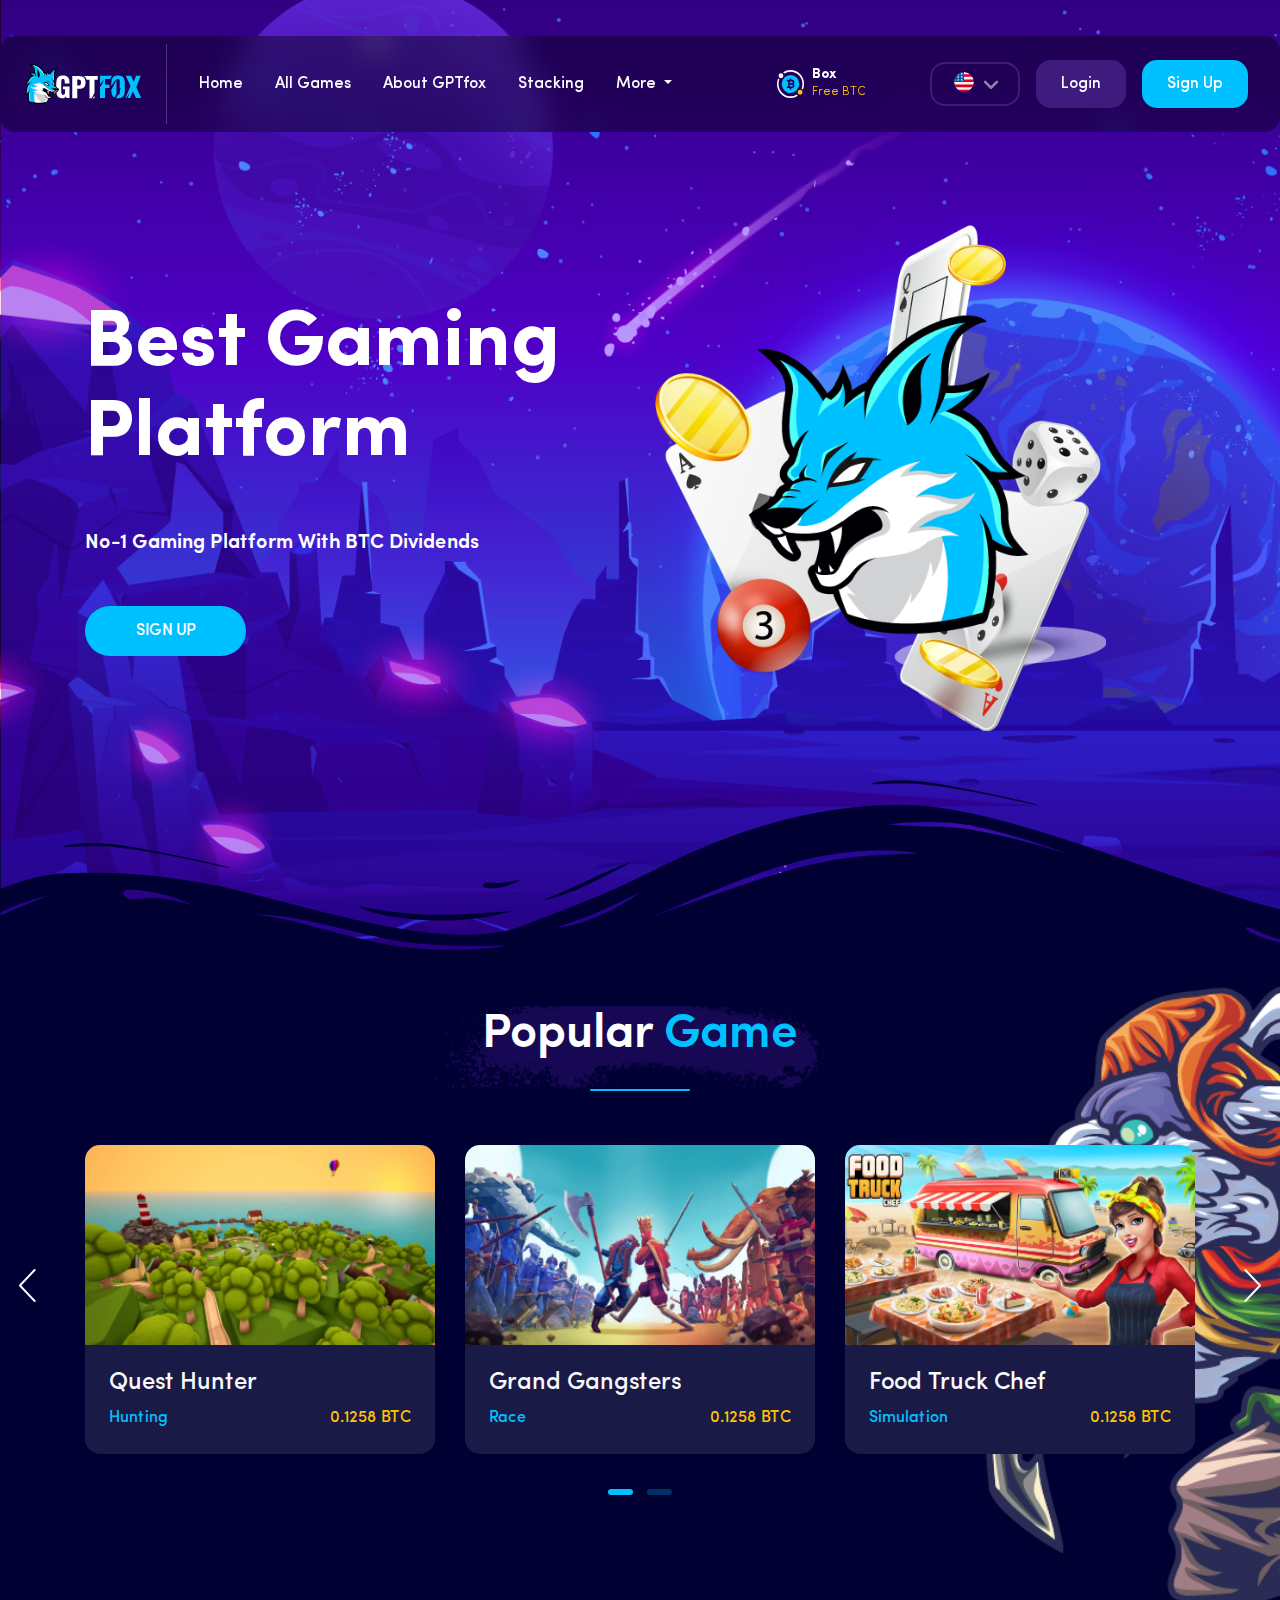
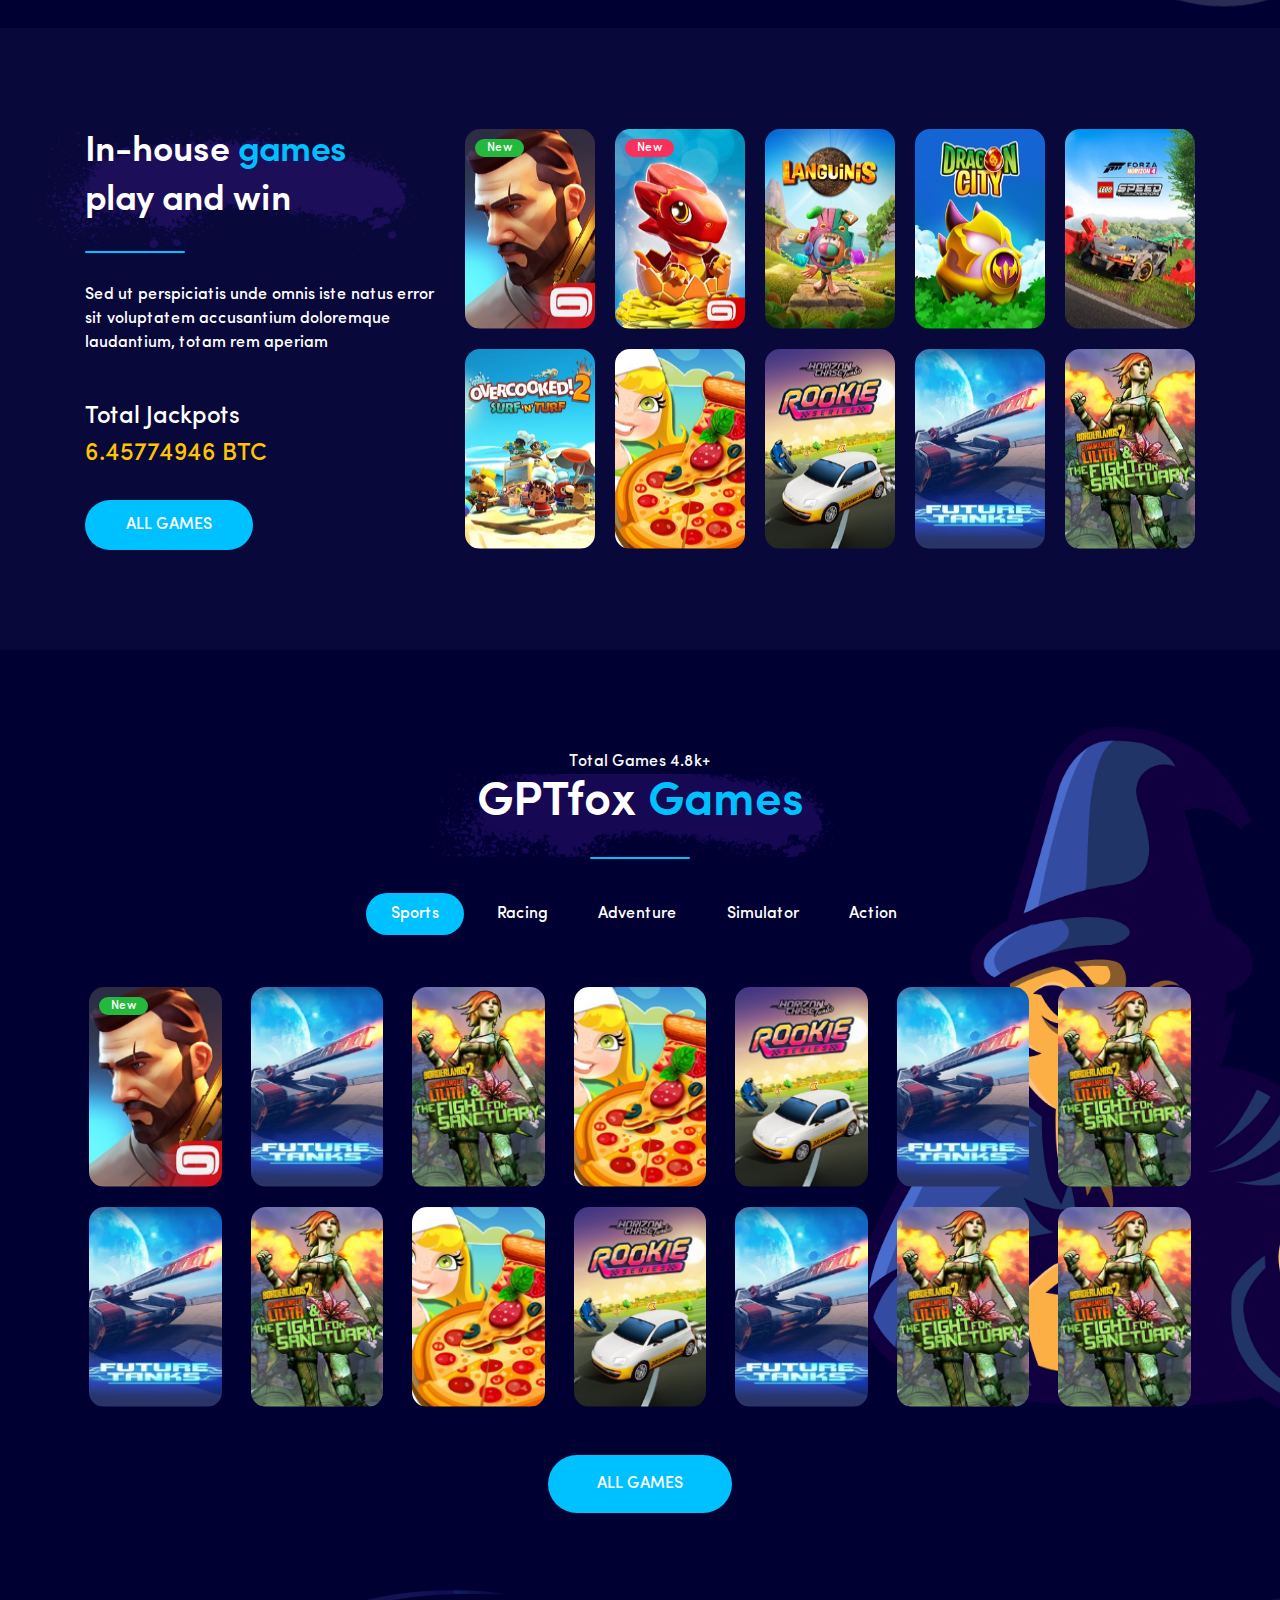
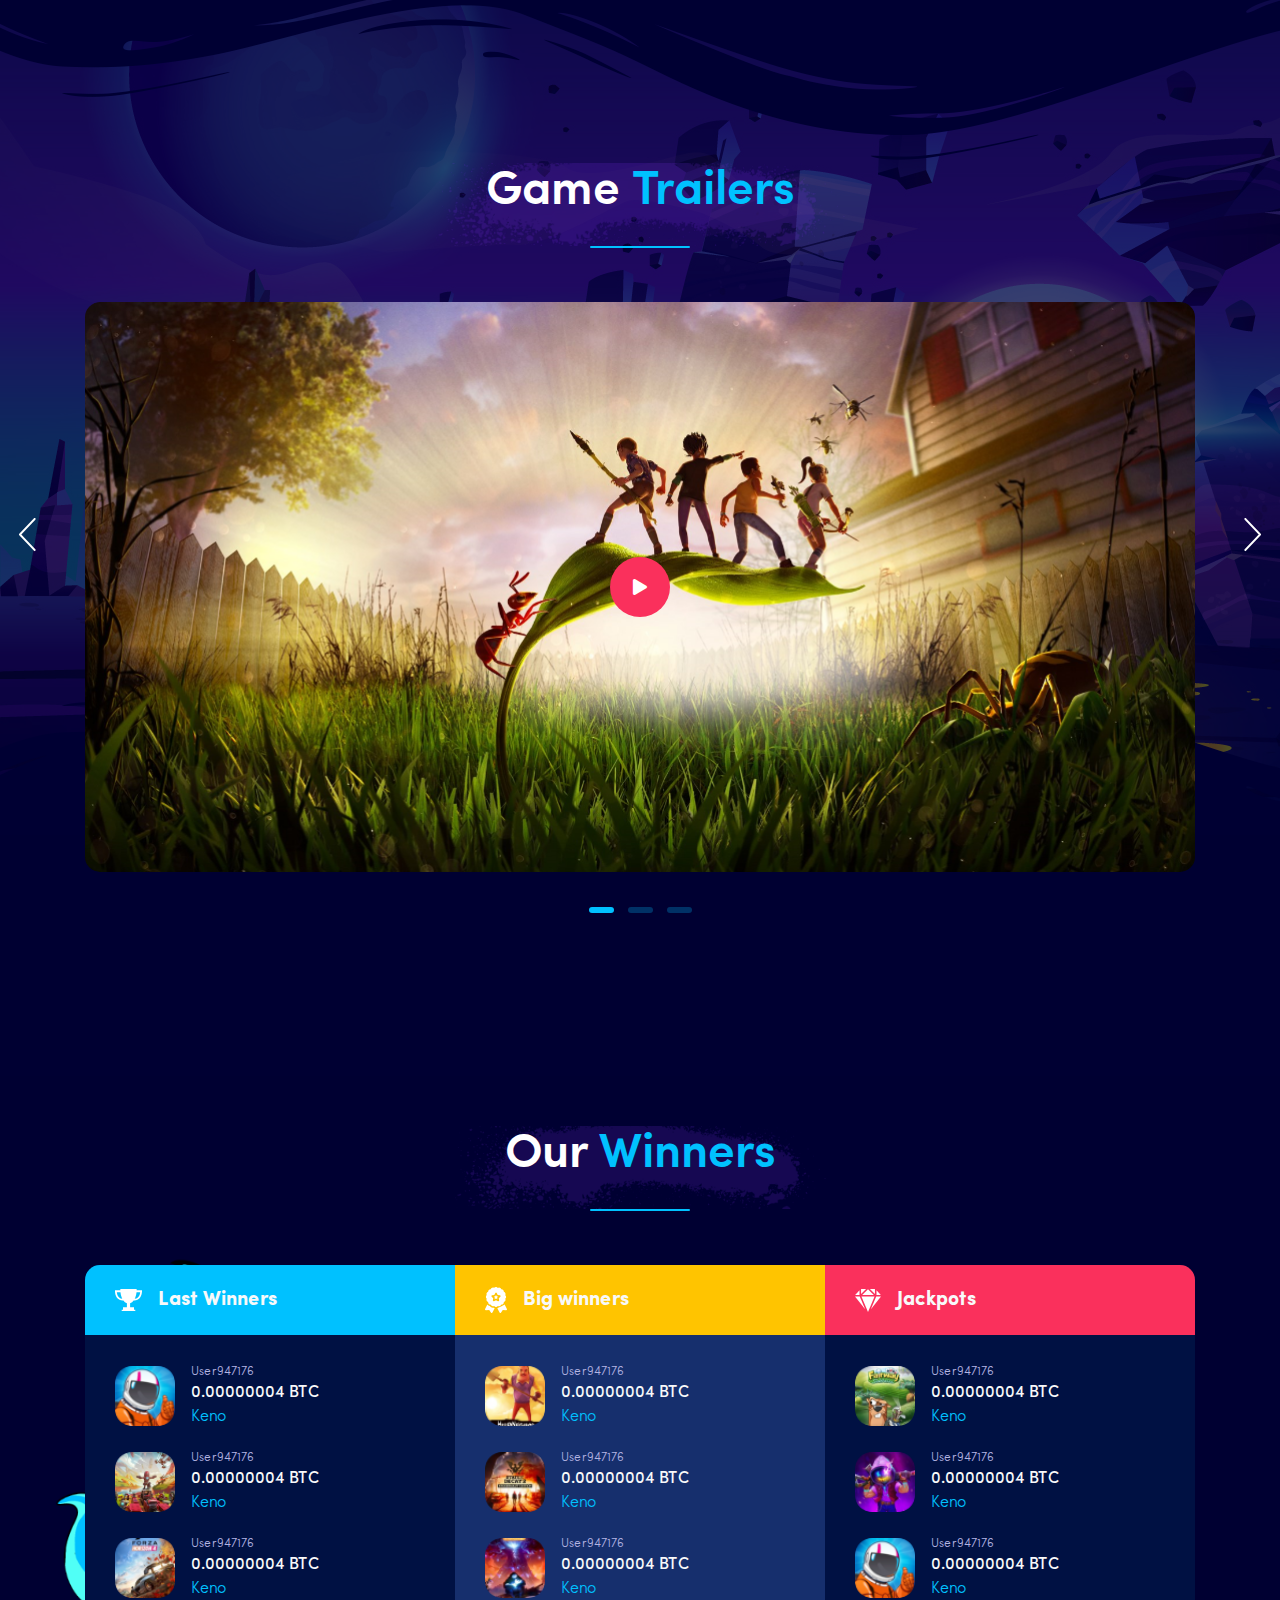
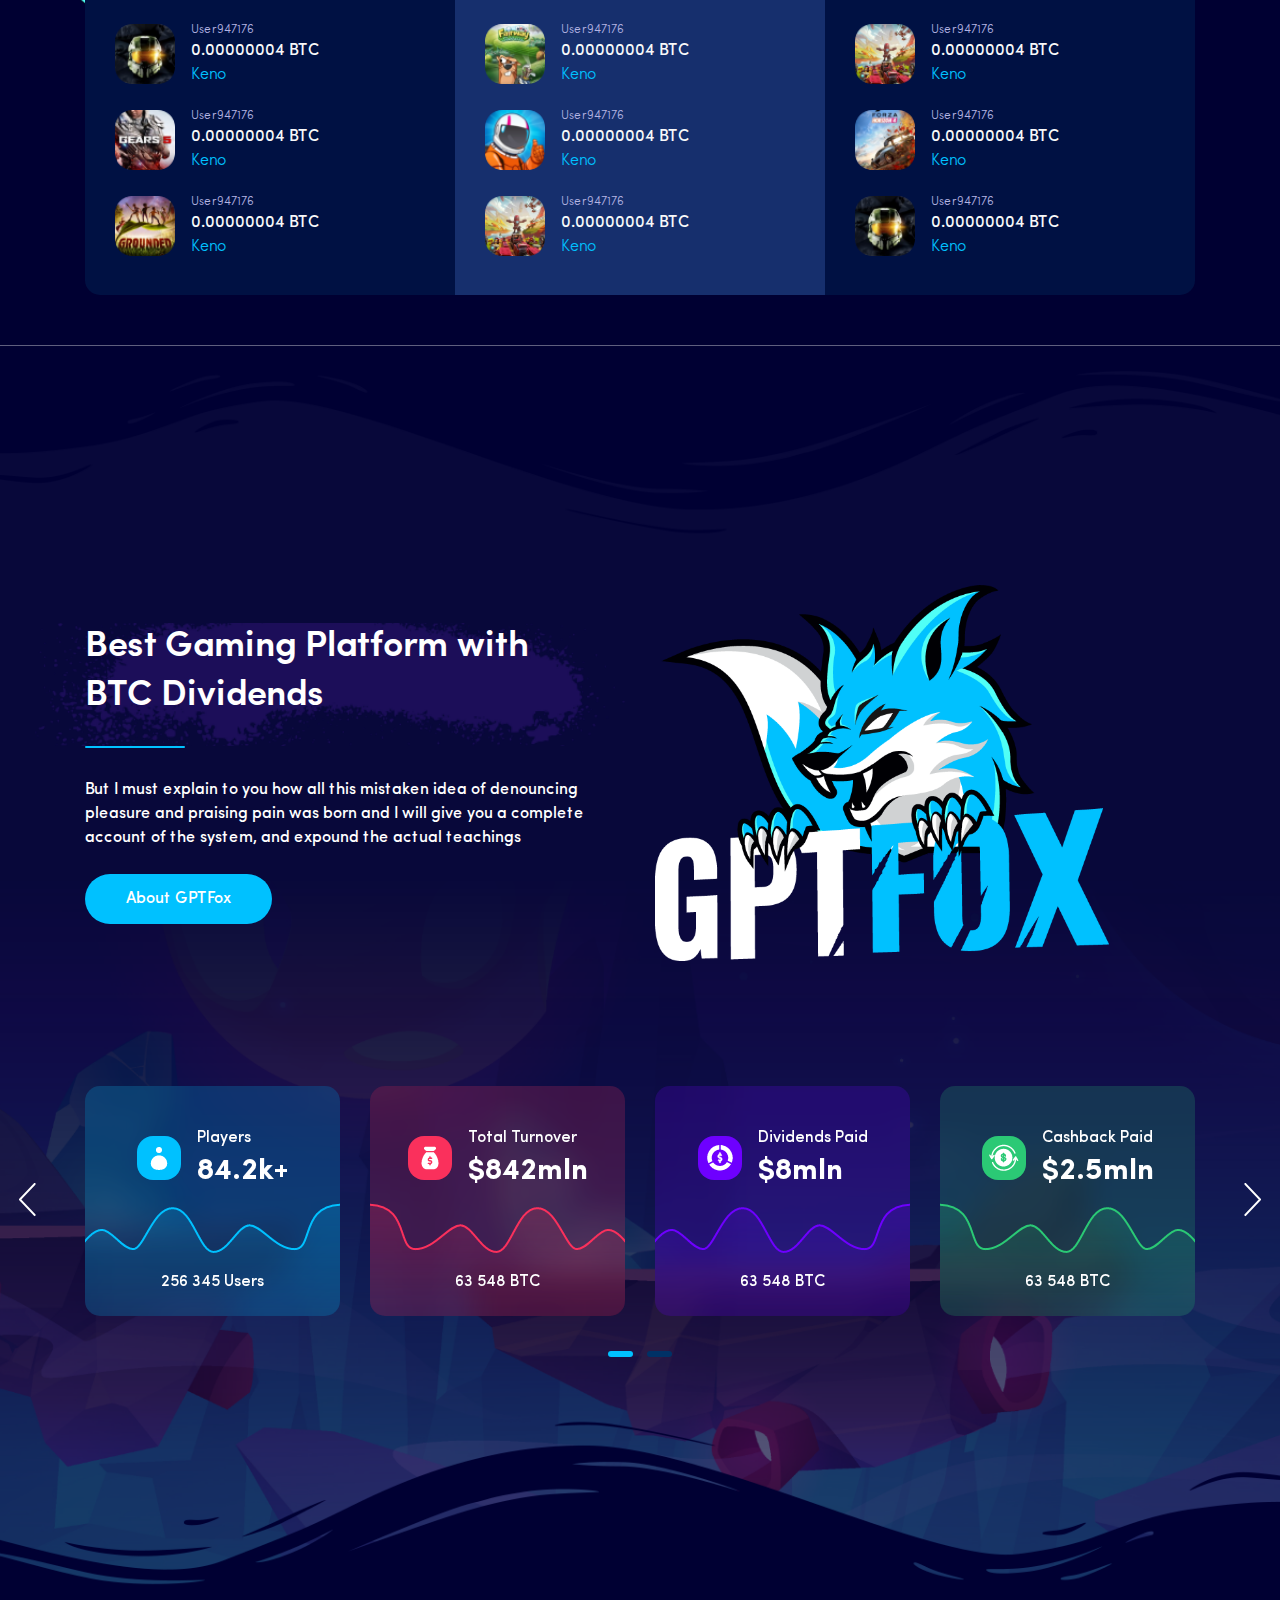
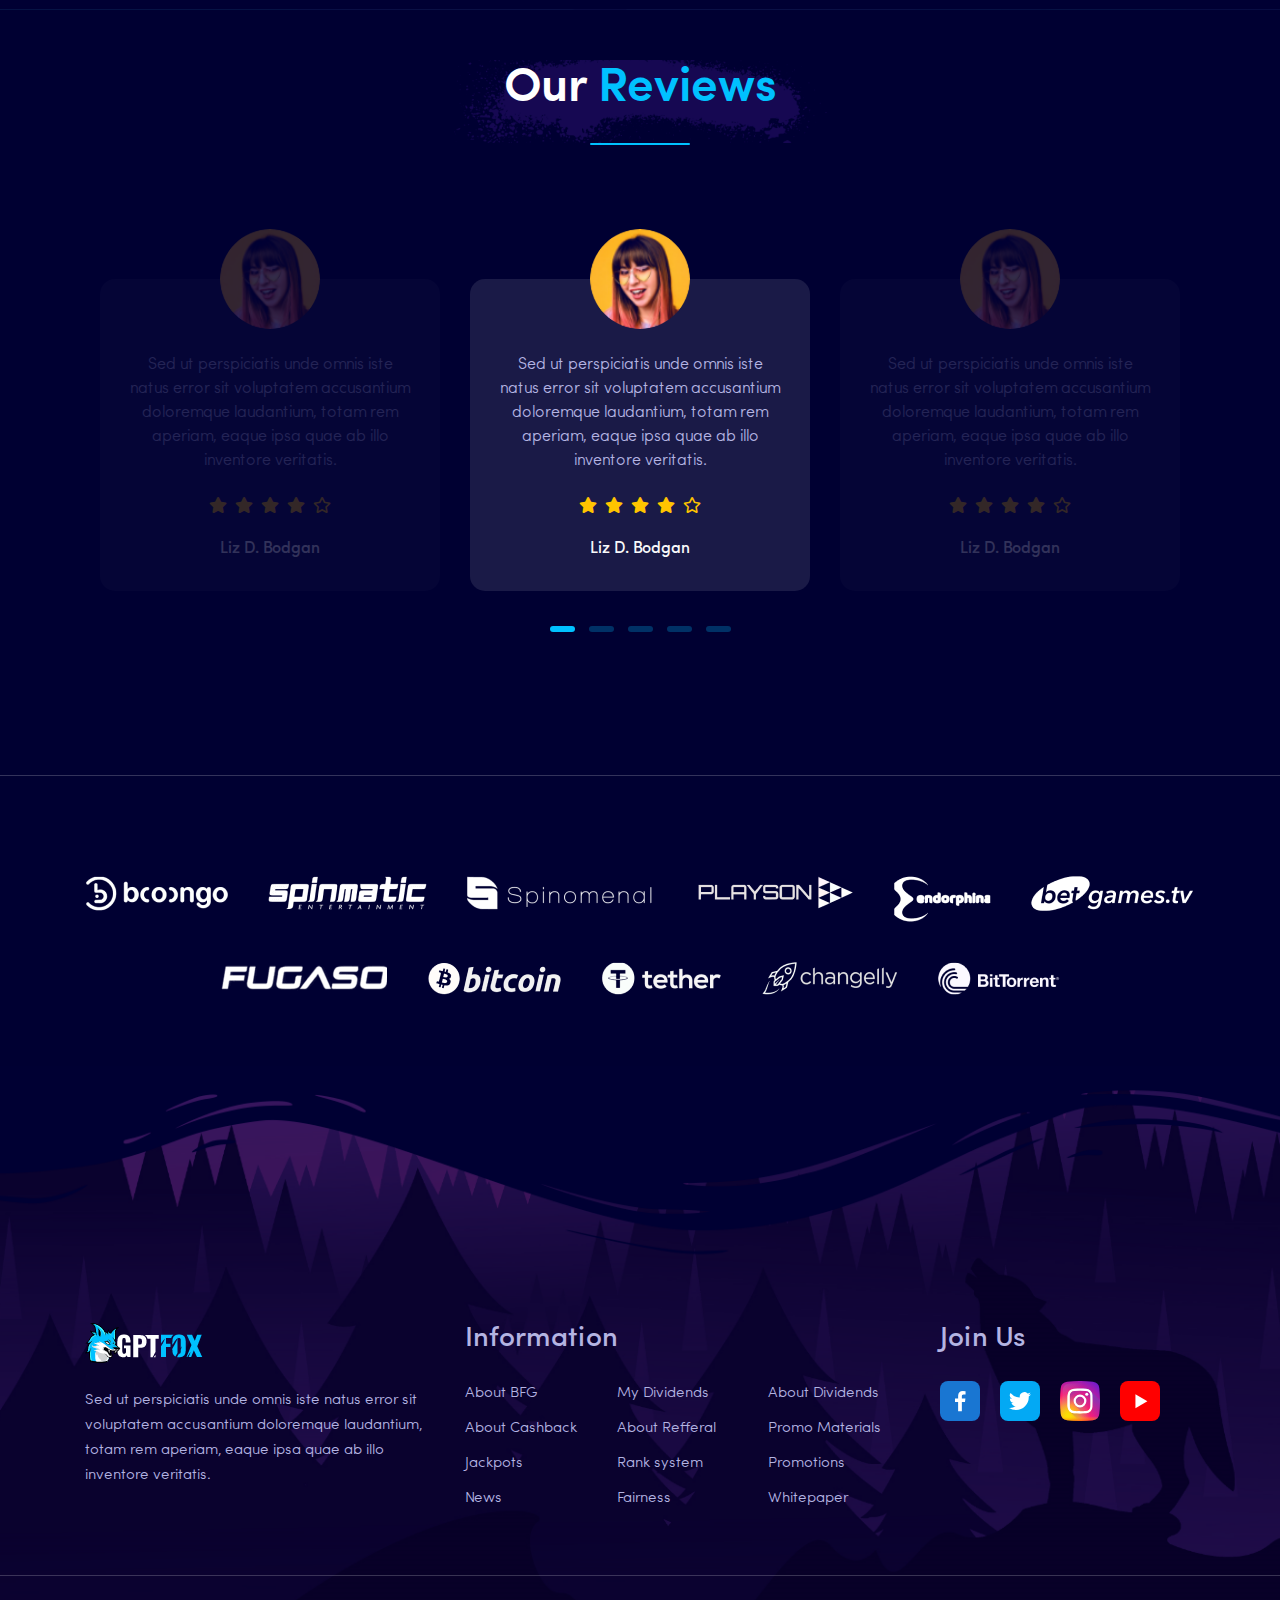
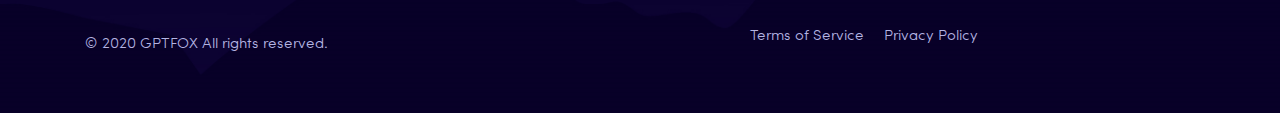
<file: index.html>
<!DOCTYPE html>
<!--[if lt IE 7]>      <html class="no-js lt-ie9 lt-ie8 lt-ie7"> <![endif]-->
<!--[if IE 7]>         <html class="no-js lt-ie9 lt-ie8" lang="en-US"> <![endif]-->
<!--[if IE 8]>         <html class="no-js lt-ie9" lang="en-US"> <![endif]-->
<!--[if gt IE 8]><!-->
<!--<![endif]-->
<!--[if gte IE 9] <style type="text/css"> .gradient {filter: none;}</style><![endif]-->
<!--[if !IE]><html lang="en"><![endif]-->
<html lang="en-US" class="no-js">

<head>
    <meta charset="UTF-8" />
    <meta http-equiv="X-UA-Compatible" content="IE=edge" />
    <!-- Required meta tags for responsive -->
    <meta name="viewport" content="width=device-width, initial-scale=1, shrink-to-fit=no" />
    <!-- The above 3 meta tags *must* come first in the head; any other head content must come *after* these tags -->
    <!-- Favicon and touch icons -->
    <link rel="icon" type="image/png" sizes="16x16" href="assets/img/favicon/favicon-16x16.png" />
    <meta name="misapplication-TileColor" content="#ffffff" />
    <meta name="theme-color" content="#ffffff" />
    <!-- Twitter Card data -->
    <meta name="twitter:card" content="" />
    <meta name="twitter:site" content="@twitter_username" />
    <meta name="twitter:title" content="" />
    <meta name="twitter:description" content="" />
    <meta name="twitter:image" content="" />
    <!-- Open Graph data -->
    <meta property="og:title" content="" />
    <meta property="og:type" content="article" />
    <meta property="og:url" content="" />
    <meta property="og:image" content="" />
    <meta property="og:description" content="" />
    <meta property="og:site_name" content="R" />
    <meta property="fb:admins" content="Facebook numeric ID" />
    <!-- gmail verification -->
    <meta name="google-site-verification" content="" />
    <!-- Website title -->
    <title>Home</title>
    <link rel="stylesheet" href="assets/css/all.css" />
    <link rel="stylesheet" href="assets/css/fonts-import.css" />
    <link rel="stylesheet" href="assets/css/normalize.min.css" />
    <link rel="stylesheet" href="assets/css/bootstrap.min.css" />
    <link rel="stylesheet" href="assets/css/select2.min.css" />
    <link rel="stylesheet" href="assets/css/owl.carousel.min.css" />
    <link rel="stylesheet" href="assets/css/owl.theme.default.css" />
    <!-- Main CSS -->
    <link rel="stylesheet" type="text/css" href="assets/css/style.css" />
    <!-- jQuery (necessary for jQuery plugins) -->
    <script src="assets/js/jquery-3.2.1.min.js"></script>
</head>

<body>
    <!-- Main Coding Start Here -->




    <!-- Markup for header -->
    <header class="header">
        <nav class="navbar py-0 py-lg-2 px-4 navbar-expand-lg">
            <a class="navbar-brand pr-4" href="index.html">
                <img src="assets/img/logo.png" alt="" class="img-fluid" />
            </a>
            <button class="navbar-toggler" type="button" data-toggle="collapse" data-target="#navbarSupportedContent"
                aria-controls="navbarSupportedContent" aria-expanded="false" aria-label="Toggle navigation">
                <i class="fas fa-bars text-light"></i>
            </button>

            <div class="collapse navbar-collapse" id="navbarSupportedContent">
                <ul class="navbar-nav navbar-left-panel mr-auto align-items-center">
                    <li class="nav-item active">
                        <a class="nav-link" href="#">Home</a>
                    </li>
                    <li class="nav-item">
                        <a class="nav-link" href="#">All Games</a>
                    </li>
                    <li class="nav-item">
                        <a class="nav-link" href="#">About GPTfox</a>
                    </li>
                    <li class="nav-item">
                        <a class="nav-link" href="#">Stacking</a>
                    </li>
                    <li class="nav-item dropdown">
                        <a class="nav-link dropdown-toggle" href="#" role="button" data-toggle="dropdown"
                            aria-haspopup="true" aria-expanded="false">
                            More
                        </a>
                        <div class="dropdown-menu">
                            <a class="dropdown-item" href="#">Action</a>
                            <a class="dropdown-item" href="#">Another action</a>
                            <div class="dropdown-divider"></div>
                            <a class="dropdown-item" href="#">Something else here</a>
                        </div>
                    </li>
                </ul>
                <ul class="navbar-nav navbar-right-panel align-items-center">
                    <li class="nav-item mr-4">
                        <a class="nav-link bit-coin d-flex align-items-center" href="#">
                            <img src="assets/img/bitcoin.svg" alt="" class="img-fluid mr-2" />
                            <div class="bit-coin-text">
                                <h6 class="mb-0">Box</h6>
                                <p class="mb-0">Free BTC</p>
                            </div>
                        </a>
                    </li>
                    <li class="nav-item">
                        <div class="nav-link px-0">
                            <select class="form-control" id="select-country">
                                <option value="united-states" data-img_src="./assets/img/united-states.png">1</option>
                                <option value="bangladesh" data-img_src="./assets/img/bangladesh-flag.jpg">2</option>
                                <option value="england" data-img_src="./assets/img/england.jpg">3</option>
                            </select>
                        </div>
                    </li>
                    <li class="nav-item">
                        <a class="nav-link btn-auth login" href="#">Login</a>
                    </li>
                    <li class="nav-item">
                        <a class="nav-link btn-auth sign-up" href="#">Sign Up</a>
                    </li>
                </ul>
            </div>
        </nav>
    </header>
    <!--/ Markup for header -->



    <!-- banner -->
    <section class="banner" style="background: url(./assets/img/banner-bg.png);">
        <div class="container">
            <div class="banner-content">
                <div class="row align-items-center">
                    <div class="col-lg-6 ">
                        <div class="banner-content-info">
                            <h2 class="banner-content-title mb-0">
                                Best Gaming <br />
                                Platform
                            </h2>
                            <p class="my-3 my-lg-5 banner-content-subTitle">No-1 Gaming Platform With BTC Dividends </p>
                            <a href="#" class="btn btn-gpt btn-lg text-uppercase">Sign Up</a>
                        </div>
                    </div>
                    <div class="col-lg-6">
                        <div class="banner-content-img mt-1 mt-lg-0">
                            <img src="assets/img/banner-info-img.png" alt="" class="img-fluid" />
                        </div>
                    </div>
                </div>
            </div>
        </div>
    </section>
    <!-- banner -->




    <!-- popular-games -->
    <section class="popular-games bg-blue-ultra-dark section-padding">
        <div class="container">
            <div class="section-head text-center">
                <h3 class="section-title">Popular <span class="special">Game</span></h3>
            </div>
            <div class="popular-games-list owl-theme  owl-carousel mt-5">
                <div class="games-list-item">
                    <div class="games-list-item-img">
                        <img src="assets/img/questHunter.png" alt="" class="img-fluid" />
                        <div class="games-list-item-img-overlay">
                            <button type="button" class="btn btn-light">
                                <i class="fas fa-play"></i>
                            </button>
                        </div>
                    </div>
                    <div class="games-list-item-content py-4 px-4">
                        <h4 class="game-name text-light">Quest Hunter</h4>
                        <p class="mb-0 d-flex justify-content-between">
                            <span class="text-main-color">Hunting</span>
                            <span class="text-subOrdinate-color">0.1258 BTC</span>
                        </p>
                    </div>
                </div>
                <div class="games-list-item">
                    <div class="games-list-item-img">
                        <img src="assets/img/Gangsters.png" alt="" class="img-fluid" />
                        <div class="games-list-item-img-overlay">
                            <button type="button" class="btn btn-light">
                                <i class="fas fa-play"></i>
                            </button>
                        </div>
                    </div>
                    <div class="games-list-item-content py-4 px-4">
                        <h4 class="game-name text-light">Grand Gangsters</h4>
                        <p class="mb-0 d-flex justify-content-between">
                            <span class="text-main-color">Race</span>
                            <span class="text-subOrdinate-color">0.1258 BTC</span>
                        </p>
                    </div>
                </div>
                <div class="games-list-item">
                    <div class="games-list-item-img">
                        <img src="assets/img/foodTruck.png" alt="" class="img-fluid" />
                        <div class="games-list-item-img-overlay">
                            <button type="button" class="btn btn-light">
                                <i class="fas fa-play"></i>
                            </button>
                        </div>
                    </div>
                    <div class="games-list-item-content py-4 px-4">
                        <h4 class="game-name text-light">Food Truck Chef</h4>
                        <p class="mb-0 d-flex justify-content-between">
                            <span class="text-main-color">Simulation‬</span>
                            <span class="text-subOrdinate-color">0.1258 BTC</span>
                        </p>
                    </div>
                </div>
                <div class="games-list-item">
                    <div class="games-list-item-img">
                        <img src="assets/img/Gangsters.png" alt="" class="img-fluid" />
                        <div class="games-list-item-img-overlay">
                            <button type="button" class="btn btn-light">
                                <i class="fas fa-play"></i>
                            </button>
                        </div>
                    </div>
                    <div class="games-list-item-content py-4 px-4">
                        <h4 class="game-name text-light">Grand Gangsters</h4>
                        <p class="mb-0 d-flex justify-content-between">
                            <span class="text-main-color">Race</span>
                            <span class="text-subOrdinate-color">0.1258 BTC</span>
                        </p>
                    </div>
                </div>
                <div class="games-list-item">
                    <div class="games-list-item-img">
                        <img src="assets/img/foodTruck.png" alt="" class="img-fluid" />
                        <div class="games-list-item-img-overlay">
                            <button type="button" class="btn btn-light">
                                <i class="fas fa-play"></i>
                            </button>
                        </div>
                    </div>
                    <div class="games-list-item-content py-4 px-4">
                        <h4 class="game-name text-light">Food Truck Chef</h4>
                        <p class="mb-0 d-flex justify-content-between">
                            <span class="text-main-color">Simulation‬</span>
                            <span class="text-subOrdinate-color">0.1258 BTC</span>
                        </p>
                    </div>
                </div>
                <div class="games-list-item">
                    <div class="games-list-item-img">
                        <img src="assets/img/Gangsters.png" alt="" class="img-fluid" />
                        <div class="games-list-item-img-overlay">
                            <button type="button" class="btn btn-light">
                                <i class="fas fa-play"></i>
                            </button>
                        </div>
                    </div>
                    <div class="games-list-item-content py-4 px-4">
                        <h4 class="game-name text-light">Grand Gangsters</h4>
                        <p class="mb-0 d-flex justify-content-between">
                            <span class="text-main-color">Race</span>
                            <span class="text-subOrdinate-color">0.1258 BTC</span>
                        </p>
                    </div>
                </div>
            </div>
        </div>
    </section>
    <!-- popular-games -->



    <!-- in-house-game -->
    <section class="in-house-game section-padding">
        <div class="container">
            <div class="row align-items-center">
                <div class="col-lg-4">
                    <div class="about-gaming-platform-content">
                        <div class="section-head text-left">
                            <h3 class="section-title">
                                In-house <span class="special">games</span>
                                play and win
                            </h3>
                            <p class="section-sub-title mt-4">
                                Sed ut perspiciatis unde omnis iste natus error sit voluptatem accusantium doloremque
                                laudantium, totam rem aperiam
                            </p>
                        </div>
                        <div class="total-jackpot mt-5">
                            <h4>Total Jackpots</h4>
                            <h4 class="text-subOrdinate-color">6.45774946 BTC</h4>
                        </div>
                        <a href="#" class="btn btn-gpt btn-gpt-lg text-uppercase mt-4">All Games</a>
                    </div>
                </div>
                <div class="col-lg-8">
                    <div class="game-grids">
                        <div class="game-grid-item">
                            <img src="assets/img/game-grids-1.png" alt="" class="img-fluid" />
                            <span class="game-status success">New</span>
                            <div class="game-grid-item-overlay">
                                <button type="button" class="btn btn-light">
                                    <i class="fas fa-play"></i>
                                </button>
                                <h6 class="text-light my-2">Horse Racing</h6>
                                <p class="text-main-color">Race</p>
                            </div>
                        </div>
                        <div class="game-grid-item">
                            <img src="assets/img/game-grids-2.png" alt="" class="img-fluid" />
                            <span class="game-status top-class">New</span>
                            <div class="game-grid-item-overlay">
                                <button type="button" class="btn btn-light">
                                    <i class="fas fa-play"></i>
                                </button>
                                <h6 class="text-light my-2">Horse Racing</h6>
                                <p class="text-main-color">Race</p>
                            </div>
                        </div>
                        <div class="game-grid-item">
                            <img src="assets/img/game-grids-3.png" alt="" class="img-fluid" />
                            <!-- <span class="game-status">New</span> -->
                            <div class="game-grid-item-overlay">
                                <button type="button" class="btn btn-light">
                                    <i class="fas fa-play"></i>
                                </button>
                                <h6 class="text-light my-2">Horse Racing</h6>
                                <p class="text-main-color">Race</p>
                            </div>
                        </div>
                        <div class="game-grid-item">
                            <img src="assets/img/game-grids-4.png" alt="" class="img-fluid" />
                            <!-- <span class="game-status">New</span> -->
                            <div class="game-grid-item-overlay">
                                <button type="button" class="btn btn-light">
                                    <i class="fas fa-play"></i>
                                </button>
                                <h6 class="text-light my-2">Horse Racing</h6>
                                <p class="text-main-color">Race</p>
                            </div>
                        </div>
                        <div class="game-grid-item">
                            <img src="assets/img/game-grids-5.png" alt="" class="img-fluid" />
                            <!-- <span class="game-status">New</span> -->
                            <div class="game-grid-item-overlay">
                                <button type="button" class="btn btn-light">
                                    <i class="fas fa-play"></i>
                                </button>
                                <h6 class="text-light my-2">Horse Racing</h6>
                                <p class="text-main-color">Race</p>
                            </div>
                        </div>
                        <div class="game-grid-item">
                            <img src="assets/img/game-grids-6.png" alt="" class="img-fluid" />
                            <!-- <span class="game-status">New</span> -->
                            <div class="game-grid-item-overlay">
                                <button type="button" class="btn btn-light">
                                    <i class="fas fa-play"></i>
                                </button>
                                <h6 class="text-light my-2">Horse Racing</h6>
                                <p class="text-main-color">Race</p>
                            </div>
                        </div>
                        <div class="game-grid-item">
                            <img src="assets/img/game-grids-7.png" alt="" class="img-fluid" />
                            <!-- <span class="game-status">New</span> -->
                            <div class="game-grid-item-overlay">
                                <button type="button" class="btn btn-light">
                                    <i class="fas fa-play"></i>
                                </button>
                                <h6 class="text-light my-2">Horse Racing</h6>
                                <p class="text-main-color">Race</p>
                            </div>
                        </div>
                        <div class="game-grid-item">
                            <img src="assets/img/game-grids-8.png" alt="" class="img-fluid" />
                            <!-- <span class="game-status">New</span> -->
                            <div class="game-grid-item-overlay">
                                <button type="button" class="btn btn-light">
                                    <i class="fas fa-play"></i>
                                </button>
                                <h6 class="text-light my-2">Horse Racing</h6>
                                <p class="text-main-color">Race</p>
                            </div>
                        </div>
                        <div class="game-grid-item">
                            <img src="assets/img/game-grids-9.png" alt="" class="img-fluid" />
                            <!-- <span class="game-status">New</span> -->
                            <div class="game-grid-item-overlay">
                                <button type="button" class="btn btn-light">
                                    <i class="fas fa-play"></i>
                                </button>
                                <h6 class="text-light my-2">Horse Racing</h6>
                                <p class="text-main-color">Race</p>
                            </div>
                        </div>
                        <div class="game-grid-item">
                            <img src="assets/img/game-grids-10.png" alt="" class="img-fluid" />
                            <!-- <span class="game-status">New</span> -->
                            <div class="game-grid-item-overlay">
                                <button type="button" class="btn btn-light">
                                    <i class="fas fa-play"></i>
                                </button>
                                <h6 class="text-light my-2">Horse Racing</h6>
                                <p class="text-main-color">Race</p>
                            </div>
                        </div>
                    </div>
                </div>
            </div>
        </div>
    </section>
    <!-- in-house-game -->





    <!-- gpt-fox-games -->
    <section class="gpt-fox-games section-padding">
        <div class="container">
            <div class="section-head text-center">
                <p class="section-subTitle text-light mb-0">Total Games 4.8k+</p>
                <h3 class="section-title">GPTfox <span class="special">Games</span></h3>
            </div>
            <div class="my-4 filter-options d-flex flex-wrap align-items-center justify-content-center">
                <button class="btn btn-gpt mx-2 my-1 px-4 py-2 btn-filter" type="button"
                    data-target="sports">Sports</button>
                <button class="btn my-1 px-4 py-2 btn-filter" type="button" data-target="racing">Racing</button>
                <button class="btn my-1 px-4 py-2 btn-filter" type="button" data-target="adventure">Adventure</button>
                <button class="btn my-1 px-4 py-2 btn-filter" type="button" data-target="simulator">Simulator</button>
                <button class="btn my-1 px-4 py-2 btn-filter" type="button" data-target="action">Action</button>
            </div>
            <div class="gpt-fox-games-panel filter-container mt-5">
                <div class="game-grid-item filter-item" data-category="sports">
                    <img src="assets/img/game-grids-1.png" alt="" class="img-fluid" />
                    <span class="game-status success">New</span>
                    <div class="game-grid-item-overlay">
                        <button type="button" class="btn btn-light">
                            <i class="fas fa-play"></i>
                        </button>
                        <h6 class="text-light my-2">Horse Racing</h6>
                        <p class="text-main-color">Race</p>
                    </div>
                </div>
                <div class="game-grid-item filter-item" data-category="racing">
                    <img src="assets/img/game-grids-2.png" alt="" class="img-fluid" />
                    <span class="game-status top-class">New</span>
                    <div class="game-grid-item-overlay">
                        <button type="button" class="btn btn-light">
                            <i class="fas fa-play"></i>
                        </button>
                        <h6 class="text-light my-2">Horse Racing</h6>
                        <p class="text-main-color">Race</p>
                    </div>
                </div>
                <div class="game-grid-item filter-item" data-category="simulator">
                    <img src="assets/img/game-grids-3.png" alt="" class="img-fluid" />
                    <!-- <span class="game-status">New</span> -->
                    <div class="game-grid-item-overlay">
                        <button type="button" class="btn btn-light">
                            <i class="fas fa-play"></i>
                        </button>
                        <h6 class="text-light my-2">Horse Racing</h6>
                        <p class="text-main-color">Race</p>
                    </div>
                </div>
                <div class="game-grid-item filter-item" data-category="action">
                    <img src="assets/img/game-grids-4.png" alt="" class="img-fluid" />
                    <!-- <span class="game-status">New</span> -->
                    <div class="game-grid-item-overlay">
                        <button type="button" class="btn btn-light">
                            <i class="fas fa-play"></i>
                        </button>
                        <h6 class="text-light my-2">Horse Racing</h6>
                        <p class="text-main-color">Race</p>
                    </div>
                </div>
                <div class="game-grid-item filter-item" data-category="action">
                    <img src="assets/img/game-grids-5.png" alt="" class="img-fluid" />
                    <!-- <span class="game-status">New</span> -->
                    <div class="game-grid-item-overlay">
                        <button type="button" class="btn btn-light">
                            <i class="fas fa-play"></i>
                        </button>
                        <h6 class="text-light my-2">Horse Racing</h6>
                        <p class="text-main-color">Race</p>
                    </div>
                </div>
                <div class="game-grid-item filter-item" data-category="simulator">
                    <img src="assets/img/game-grids-6.png" alt="" class="img-fluid" />
                    <!-- <span class="game-status">New</span> -->
                    <div class="game-grid-item-overlay">
                        <button type="button" class="btn btn-light">
                            <i class="fas fa-play"></i>
                        </button>
                        <h6 class="text-light my-2">Horse Racing</h6>
                        <p class="text-main-color">Race</p>
                    </div>
                </div>
                <div class="game-grid-item filter-item" data-category="action">
                    <img src="assets/img/game-grids-7.png" alt="" class="img-fluid" />
                    <!-- <span class="game-status">New</span> -->
                    <div class="game-grid-item-overlay">
                        <button type="button" class="btn btn-light">
                            <i class="fas fa-play"></i>
                        </button>
                        <h6 class="text-light my-2">Horse Racing</h6>
                        <p class="text-main-color">Race</p>
                    </div>
                </div>
                <div class="game-grid-item filter-item" data-category="simulator">
                    <img src="assets/img/game-grids-8.png" alt="" class="img-fluid" />
                    <!-- <span class="game-status">New</span> -->
                    <div class="game-grid-item-overlay">
                        <button type="button" class="btn btn-light">
                            <i class="fas fa-play"></i>
                        </button>
                        <h6 class="text-light my-2">Horse Racing</h6>
                        <p class="text-main-color">Race</p>
                    </div>
                </div>
                <div class="game-grid-item filter-item" data-category="sports">
                    <img src="assets/img/game-grids-9.png" alt="" class="img-fluid" />
                    <!-- <span class="game-status">New</span> -->
                    <div class="game-grid-item-overlay">
                        <button type="button" class="btn btn-light">
                            <i class="fas fa-play"></i>
                        </button>
                        <h6 class="text-light my-2">Horse Racing</h6>
                        <p class="text-main-color">Race</p>
                    </div>
                </div>
                <div class="game-grid-item filter-item" data-category="sports">
                    <img src="assets/img/game-grids-10.png" alt="" class="img-fluid" />
                    <!-- <span class="game-status">New</span> -->
                    <div class="game-grid-item-overlay">
                        <button type="button" class="btn btn-light">
                            <i class="fas fa-play"></i>
                        </button>
                        <h6 class="text-light my-2">Horse Racing</h6>
                        <p class="text-main-color">Race</p>
                    </div>
                </div>
                <div class="game-grid-item filter-item" data-category="sports">
                    <img src="assets/img/game-grids-7.png" alt="" class="img-fluid" />
                    <!-- <span class="game-status">New</span> -->
                    <div class="game-grid-item-overlay">
                        <button type="button" class="btn btn-light">
                            <i class="fas fa-play"></i>
                        </button>
                        <h6 class="text-light my-2">Horse Racing</h6>
                        <p class="text-main-color">Race</p>
                    </div>
                </div>
                <div class="game-grid-item filter-item" data-category="sports">
                    <img src="assets/img/game-grids-8.png" alt="" class="img-fluid" />
                    <!-- <span class="game-status">New</span> -->
                    <div class="game-grid-item-overlay">
                        <button type="button" class="btn btn-light">
                            <i class="fas fa-play"></i>
                        </button>
                        <h6 class="text-light my-2">Horse Racing</h6>
                        <p class="text-main-color">Race</p>
                    </div>
                </div>
                <div class="game-grid-item filter-item" data-category="sports">
                    <img src="assets/img/game-grids-9.png" alt="" class="img-fluid" />
                    <!-- <span class="game-status">New</span> -->
                    <div class="game-grid-item-overlay">
                        <button type="button" class="btn btn-light">
                            <i class="fas fa-play"></i>
                        </button>
                        <h6 class="text-light my-2">Horse Racing</h6>
                        <p class="text-main-color">Race</p>
                    </div>
                </div>
                <div class="game-grid-item filter-item" data-category="sports">
                    <img src="assets/img/game-grids-10.png" alt="" class="img-fluid" />
                    <!-- <span class="game-status">New</span> -->
                    <div class="game-grid-item-overlay">
                        <button type="button" class="btn btn-light">
                            <i class="fas fa-play"></i>
                        </button>
                        <h6 class="text-light my-2">Horse Racing</h6>
                        <p class="text-main-color">Race</p>
                    </div>
                </div>
                <div class="game-grid-item filter-item" data-category="sports">
                    <img src="assets/img/game-grids-9.png" alt="" class="img-fluid" />
                    <!-- <span class="game-status">New</span> -->
                    <div class="game-grid-item-overlay">
                        <button type="button" class="btn btn-light">
                            <i class="fas fa-play"></i>
                        </button>
                        <h6 class="text-light my-2">Horse Racing</h6>
                        <p class="text-main-color">Race</p>
                    </div>
                </div>
                <div class="game-grid-item filter-item" data-category="sports">
                    <img src="assets/img/game-grids-10.png" alt="" class="img-fluid" />
                    <!-- <span class="game-status">New</span> -->
                    <div class="game-grid-item-overlay">
                        <button type="button" class="btn btn-light">
                            <i class="fas fa-play"></i>
                        </button>
                        <h6 class="text-light my-2">Horse Racing</h6>
                        <p class="text-main-color">Race</p>
                    </div>
                </div>
                <div class="game-grid-item filter-item" data-category="sports">
                    <img src="assets/img/game-grids-7.png" alt="" class="img-fluid" />
                    <!-- <span class="game-status">New</span> -->
                    <div class="game-grid-item-overlay">
                        <button type="button" class="btn btn-light">
                            <i class="fas fa-play"></i>
                        </button>
                        <h6 class="text-light my-2">Horse Racing</h6>
                        <p class="text-main-color">Race</p>
                    </div>
                </div>
                <div class="game-grid-item filter-item" data-category="sports">
                    <img src="assets/img/game-grids-8.png" alt="" class="img-fluid" />
                    <!-- <span class="game-status">New</span> -->
                    <div class="game-grid-item-overlay">
                        <button type="button" class="btn btn-light">
                            <i class="fas fa-play"></i>
                        </button>
                        <h6 class="text-light my-2">Horse Racing</h6>
                        <p class="text-main-color">Race</p>
                    </div>
                </div>
                <div class="game-grid-item filter-item" data-category="sports">
                    <img src="assets/img/game-grids-9.png" alt="" class="img-fluid" />
                    <!-- <span class="game-status">New</span> -->
                    <div class="game-grid-item-overlay">
                        <button type="button" class="btn btn-light">
                            <i class="fas fa-play"></i>
                        </button>
                        <h6 class="text-light my-2">Horse Racing</h6>
                        <p class="text-main-color">Race</p>
                    </div>
                </div>
                <div class="game-grid-item filter-item" data-category="sports">
                    <img src="assets/img/game-grids-10.png" alt="" class="img-fluid" />
                    <!-- <span class="game-status">New</span> -->
                    <div class="game-grid-item-overlay">
                        <button type="button" class="btn btn-light">
                            <i class="fas fa-play"></i>
                        </button>
                        <h6 class="text-light my-2">Horse Racing</h6>
                        <p class="text-main-color">Race</p>
                    </div>
                </div>
                <div class="game-grid-item filter-item" data-category="sports">
                    <img src="assets/img/game-grids-10.png" alt="" class="img-fluid" />
                    <!-- <span class="game-status">New</span> -->
                    <div class="game-grid-item-overlay">
                        <button type="button" class="btn btn-light">
                            <i class="fas fa-play"></i>
                        </button>
                        <h6 class="text-light my-2">Horse Racing</h6>
                        <p class="text-main-color">Race</p>
                    </div>
                </div>
                <div class="game-grid-item filter-item" data-category="adventure">
                    <img src="assets/img/game-grids-10.png" alt="" class="img-fluid" />
                    <!-- <span class="game-status">New</span> -->
                    <div class="game-grid-item-overlay">
                        <button type="button" class="btn btn-light">
                            <i class="fas fa-play"></i>
                        </button>
                        <h6 class="text-light my-2">Horse Racing</h6>
                        <p class="text-main-color">Race</p>
                    </div>
                </div>
                <div class="game-grid-item filter-item" data-category="adventure">
                    <img src="assets/img/game-grids-3.png" alt="" class="img-fluid" />
                    <!-- <span class="game-status">New</span> -->
                    <div class="game-grid-item-overlay">
                        <button type="button" class="btn btn-light">
                            <i class="fas fa-play"></i>
                        </button>
                        <h6 class="text-light my-2">Horse Racing</h6>
                        <p class="text-main-color">Race</p>
                    </div>
                </div>
            </div>
            <div class="btn-all-games text-center mt-5">
                <a href="#" class="btn btn-gpt py-3 px-5 text-uppercase">All Games</a>
            </div>
        </div>
    </section>
    <!--/ gpt-fox-games -->




    <!-- game-trailer -->
    <section class="game-trailer section-padding" style="background-image: url(./assets/img/game-trailer-bg.png);">
        <div class="container">
            <div class="section-head text-center">
                <h3 class="section-title">Game <span class="special">Trailers</span></h3>
            </div>
            <div class="game-trailer-carousel owl-theme  owl-carousel mt-5">
                <div class="game-trailer-carousel-item">
                    <img src="assets/img/game-trailer.png" alt="" class="img-fluid" />
                    <div class="game-trailer-carousel-item-overlay">
                        <button type="button" class="btn btn-light">
                            <i class="fas fa-play"></i>
                        </button>
                    </div>
                </div>
                <div class="game-trailer-carousel-item">
                    <img src="assets/img/game-trailer.png" alt="" class="img-fluid" />
                    <div class="game-trailer-carousel-item-overlay">
                        <button type="button" class="btn btn-light">
                            <i class="fas fa-play"></i>
                        </button>
                    </div>
                </div>
                <div class="game-trailer-carousel-item">
                    <img src="assets/img/game-trailer.png" alt="" class="img-fluid" />
                    <div class="game-trailer-carousel-item-overlay">
                        <button type="button" class="btn btn-light">
                            <i class="fas fa-play"></i>
                        </button>
                    </div>
                </div>
            </div>
        </div>
    </section>
    <!-- game-trailer -->




    <!-- our-winner -->
    <section class="our-winner section-padding">
        <div class="container">
            <div class="section-head text-center">
                <h3 class="section-title">Our <span class="special">Winners</span></h3>
            </div>
            <div class="winner-list-grids mt-5">
                <div class="winner-list-grid-item">
                    <h3 class="winner-list-grid-title d-flex align-items-center text-light">
                        <img src="assets/img/trophy-cup-silhouette.svg" alt="" class="img-fluid mr-3" />
                        Last Winners
                    </h3>
                    <ul class="winner-list list-unstyled">
                        <li class="d-flex align-items-center">
                            <img src="assets/img/winner-game-1.png" alt="" class="game-img img-fluid mr-3" />
                            <div class="winner-info">
                                <p class="mb-0 text-light user-id"> User947176</p>
                                <h5 class="mb-0 text-light">0.00000004 BTC</h5>
                                <p class="mb-0 text-main-color">Keno</p>
                            </div>
                        </li>
                        <li class="d-flex align-items-center">
                            <img src="assets/img/winner-game-2.png" alt="" class="game-img img-fluid mr-3" />
                            <div class="winner-info">
                                <p class="mb-0 text-light user-id"> User947176</p>
                                <h5 class="mb-0 text-light">0.00000004 BTC</h5>
                                <p class="mb-0 text-main-color">Keno</p>
                            </div>
                        </li>
                        <li class="d-flex align-items-center">
                            <img src="assets/img/winner-game-3.png" alt="" class="game-img img-fluid mr-3" />
                            <div class="winner-info">
                                <p class="mb-0 text-light user-id"> User947176</p>
                                <h5 class="mb-0 text-light">0.00000004 BTC</h5>
                                <p class="mb-0 text-main-color">Keno</p>
                            </div>
                        </li>
                        <li class="d-flex align-items-center">
                            <img src="assets/img/winner-game-4.png" alt="" class="game-img img-fluid mr-3" />
                            <div class="winner-info">
                                <p class="mb-0 text-light user-id"> User947176</p>
                                <h5 class="mb-0 text-light">0.00000004 BTC</h5>
                                <p class="mb-0 text-main-color">Keno</p>
                            </div>
                        </li>
                        <li class="d-flex align-items-center">
                            <img src="assets/img/winner-game-5.png" alt="" class="game-img img-fluid mr-3" />
                            <div class="winner-info">
                                <p class="mb-0 text-light user-id"> User947176</p>
                                <h5 class="mb-0 text-light">0.00000004 BTC</h5>
                                <p class="mb-0 text-main-color">Keno</p>
                            </div>
                        </li>
                        <li class="d-flex align-items-center">
                            <img src="assets/img/winner-game-6.png" alt="" class="game-img img-fluid mr-3" />
                            <div class="winner-info">
                                <p class="mb-0 text-light user-id"> User947176</p>
                                <h5 class="mb-0 text-light">0.00000004 BTC</h5>
                                <p class="mb-0 text-main-color">Keno</p>
                            </div>
                        </li>
                    </ul>
                </div>
                <div class="winner-list-grid-item">
                    <h3 class="winner-list-grid-title d-flex align-items-center text-light">
                        <img src="assets/img/reward.svg" alt="" class="img-fluid mr-3" />
                        Big winners
                    </h3>
                    <ul class="winner-list list-unstyled">
                        <li class="d-flex align-items-center">
                            <img src="assets/img/winner-game-7.png" alt="" class="game-img img-fluid mr-3" />
                            <div class="winner-info">
                                <p class="mb-0 text-light user-id"> User947176</p>
                                <h5 class="mb-0 text-light">0.00000004 BTC</h5>
                                <p class="mb-0 text-main-color">Keno</p>
                            </div>
                        </li>
                        <li class="d-flex align-items-center">
                            <img src="assets/img/winner-game-8.png" alt="" class="game-img img-fluid mr-3" />
                            <div class="winner-info">
                                <p class="mb-0 text-light user-id"> User947176</p>
                                <h5 class="mb-0 text-light">0.00000004 BTC</h5>
                                <p class="mb-0 text-main-color">Keno</p>
                            </div>
                        </li>
                        <li class="d-flex align-items-center">
                            <img src="assets/img/winner-game-9.png" alt="" class="game-img img-fluid mr-3" />
                            <div class="winner-info">
                                <p class="mb-0 text-light user-id"> User947176</p>
                                <h5 class="mb-0 text-light">0.00000004 BTC</h5>
                                <p class="mb-0 text-main-color">Keno</p>
                            </div>
                        </li>
                        <li class="d-flex align-items-center">
                            <img src="assets/img/winner-game-10.png" alt="" class="game-img img-fluid mr-3" />
                            <div class="winner-info">
                                <p class="mb-0 text-light user-id"> User947176</p>
                                <h5 class="mb-0 text-light">0.00000004 BTC</h5>
                                <p class="mb-0 text-main-color">Keno</p>
                            </div>
                        </li>
                        <li class="d-flex align-items-center">
                            <img src="assets/img/winner-game-1.png" alt="" class="game-img img-fluid mr-3" />
                            <div class="winner-info">
                                <p class="mb-0 text-light user-id"> User947176</p>
                                <h5 class="mb-0 text-light">0.00000004 BTC</h5>
                                <p class="mb-0 text-main-color">Keno</p>
                            </div>
                        </li>
                        <li class="d-flex align-items-center">
                            <img src="assets/img/winner-game-2.png" alt="" class="game-img img-fluid mr-3" />
                            <div class="winner-info">
                                <p class="mb-0 text-light user-id"> User947176</p>
                                <h5 class="mb-0 text-light">0.00000004 BTC</h5>
                                <p class="mb-0 text-main-color">Keno</p>
                            </div>
                        </li>
                    </ul>
                </div>
                <div class="winner-list-grid-item">
                    <h3 class="winner-list-grid-title d-flex align-items-center text-light">
                        <img src="assets/img/diamond.svg" alt="" class="img-fluid mr-3" />
                        Jackpots
                    </h3>
                    <ul class="winner-list list-unstyled">
                        <li class="d-flex align-items-center">
                            <img src="assets/img/winner-game-10.png" alt="" class="game-img img-fluid mr-3" />
                            <div class="winner-info">
                                <p class="mb-0 text-light user-id"> User947176</p>
                                <h5 class="mb-0 text-light">0.00000004 BTC</h5>
                                <p class="mb-0 text-main-color">Keno</p>
                            </div>
                        </li>
                        <li class="d-flex align-items-center">
                            <img src="assets/img/winner-game-11.png" alt="" class="game-img img-fluid mr-3" />
                            <div class="winner-info">
                                <p class="mb-0 text-light user-id"> User947176</p>
                                <h5 class="mb-0 text-light">0.00000004 BTC</h5>
                                <p class="mb-0 text-main-color">Keno</p>
                            </div>
                        </li>
                        <li class="d-flex align-items-center">
                            <img src="assets/img/winner-game-1.png" alt="" class="game-img img-fluid mr-3" />
                            <div class="winner-info">
                                <p class="mb-0 text-light user-id"> User947176</p>
                                <h5 class="mb-0 text-light">0.00000004 BTC</h5>
                                <p class="mb-0 text-main-color">Keno</p>
                            </div>
                        </li>
                        <li class="d-flex align-items-center">
                            <img src="assets/img/winner-game-2.png" alt="" class="game-img img-fluid mr-3" />
                            <div class="winner-info">
                                <p class="mb-0 text-light user-id"> User947176</p>
                                <h5 class="mb-0 text-light">0.00000004 BTC</h5>
                                <p class="mb-0 text-main-color">Keno</p>
                            </div>
                        </li>
                        <li class="d-flex align-items-center">
                            <img src="assets/img/winner-game-3.png" alt="" class="game-img img-fluid mr-3" />
                            <div class="winner-info">
                                <p class="mb-0 text-light user-id"> User947176</p>
                                <h5 class="mb-0 text-light">0.00000004 BTC</h5>
                                <p class="mb-0 text-main-color">Keno</p>
                            </div>
                        </li>
                        <li class="d-flex align-items-center">
                            <img src="assets/img/winner-game-4.png" alt="" class="game-img img-fluid mr-3" />
                            <div class="winner-info">
                                <p class="mb-0 text-light user-id"> User947176</p>
                                <h5 class="mb-0 text-light">0.00000004 BTC</h5>
                                <p class="mb-0 text-main-color">Keno</p>
                            </div>
                        </li>
                    </ul>
                </div>
            </div>
        </div>
    </section>
    <!-- our-winner -->



    <!-- gaming-platform -->
    <section class="gaming-platform section-padding"
        style="background-image: url(./assets/img/gaming-platform-bg.png);">
        <div class="about-gaming-platform">
            <div class="container">
                <div class="row align-items-center">
                    <div class="col-lg-6">
                        <div class="about-gaming-platform-content">
                            <div class="section-head text-left">
                                <h3 class="section-title">
                                    Best Gaming Platform with BTC Dividends
                                </h3>
                                <p class="section-sub-title my-4">
                                    But I must explain to you how all this mistaken idea of denouncing pleasure and
                                    praising pain was born and I will give you a complete account of the system, and
                                    expound the actual teachings
                                </p>
                            </div>
                            <a href="#" class="btn btn-gpt btn-gpt-lg">About GPTFox</a>
                        </div>
                    </div>
                    <div class="col-lg-6">
                        <div class="about-gaming-platform-img mt-3 mt-lg-0 text-center text-lg-left">
                            <img src="assets/img/about-gptfox.png" alt="" class="img-fluid d-inline-block" />
                        </div>
                    </div>
                </div>
            </div>
        </div>
        <div class="about-gaming-statistics">
            <div class="container">
                <div class="gaming-statistics-carousel owl-theme  owl-carousel">
                    <div class="gaming-statistics-item bg-blue">
                        <div class="statistics-item-info d-flex align-items-center justify-content-center">
                            <img src="assets/img/user-player.png" alt="" class="img-fluid mr-3" />
                            <div class="statistics-item-content">
                                <p class="mb-1"> Players</p>
                                <h4 class="mb-0">84.2k+</h4>
                            </div>
                        </div>
                        <p class="mb-0 text-center">256 345 Users</p>
                    </div>
                    <div class="gaming-statistics-item bg-red">
                        <div class="statistics-item-info d-flex align-items-center justify-content-center">
                            <img src="assets/img/money-tag.png" alt="" class="img-fluid mr-3" />
                            <div class="statistics-item-content">
                                <p class="mb-1"> Total Turnover</p>
                                <h4 class="mb-0">$842mln</h4>
                            </div>
                        </div>
                        <p class="mb-0 text-center">63 548 BTC</p>
                    </div>
                    <div class="gaming-statistics-item bg-purple">
                        <div class="statistics-item-info d-flex align-items-center justify-content-center">
                            <img src="assets/img/paid-tag.png" alt="" class="img-fluid mr-3" />
                            <div class="statistics-item-content">
                                <p class="mb-1"> Dividends Paid</p>
                                <h4 class="mb-0">$8mln</h4>
                            </div>
                        </div>
                        <p class="mb-0 text-center">63 548 BTC</p>
                    </div>
                    <div class="gaming-statistics-item bg-green">
                        <div class="statistics-item-info d-flex align-items-center justify-content-center">
                            <img src="assets/img/cashback.png" alt="" class="img-fluid mr-3" />
                            <div class="statistics-item-content">
                                <p class="mb-1"> Cashback Paid</p>
                                <h4 class="mb-0">$2.5mln</h4>
                            </div>
                        </div>
                        <p class="mb-0 text-center">63 548 BTC</p>
                    </div>
                    <div class="gaming-statistics-item bg-purple">
                        <div class="statistics-item-info d-flex align-items-center justify-content-center">
                            <img src="assets/img/paid-tag.png" alt="" class="img-fluid mr-3" />
                            <div class="statistics-item-content">
                                <p class="mb-1"> Dividends Paid</p>
                                <h4 class="mb-0">$8mln</h4>
                            </div>
                        </div>
                        <p class="mb-0 text-center">63 548 BTC</p>
                    </div>
                </div>
            </div>
        </div>
    </section>
    <!-- gaming-platform -->




    <!-- our-reviews -->
    <section class="our-reviews section-padding">
        <div class="container-fluid">
            <div class="section-head text-center">
                <h3 class="section-title">Our <span class="special">Reviews</span></h3>
            </div>
            <div class="our-reviews-carousel owl-theme owl-carousel mt-5">
                <div class="reviews-carousel-item">
                    <img src="assets/img/review-1.png" alt="" class="user-img img-fluid mb-4" />
                    <p class="mb-0 text-light review-content">
                        Sed ut perspiciatis unde omnis iste natus error sit voluptatem accusantium doloremque
                        laudantium, totam rem aperiam, eaque ipsa quae ab illo inventore veritatis.
                    </p>
                    <div class="rates d-flex justify-content-center my-4">
                        <i class="fas fa-star mx-1"></i>
                        <i class="fas fa-star mx-1"></i>
                        <i class="fas fa-star mx-1"></i>
                        <i class="fas fa-star mx-1"></i>
                        <i class="far fa-star mx-1"></i>
                    </div>
                    <p class="mb-0 text-light">Liz D. Bodgan</p>
                </div>
                <div class="reviews-carousel-item">
                    <img src="assets/img/review-1.png" alt="" class="user-img img-fluid mb-4" />
                    <p class="mb-0 text-light review-content">
                        Sed ut perspiciatis unde omnis iste natus error sit voluptatem accusantium doloremque
                        laudantium, totam rem aperiam, eaque ipsa quae ab illo inventore veritatis.
                    </p>
                    <div class="rates d-flex justify-content-center my-4">
                        <i class="fas fa-star mx-1"></i>
                        <i class="fas fa-star mx-1"></i>
                        <i class="fas fa-star mx-1"></i>
                        <i class="fas fa-star mx-1"></i>
                        <i class="far fa-star mx-1"></i>
                    </div>
                    <p class="mb-0 text-light">Liz D. Bodgan</p>
                </div>
                <div class="reviews-carousel-item">
                    <img src="assets/img/review-1.png" alt="" class="user-img img-fluid mb-4" />
                    <p class="mb-0 text-light review-content">
                        Sed ut perspiciatis unde omnis iste natus error sit voluptatem accusantium doloremque
                        laudantium, totam rem aperiam, eaque ipsa quae ab illo inventore veritatis.
                    </p>
                    <div class="rates d-flex justify-content-center my-4">
                        <i class="fas fa-star mx-1"></i>
                        <i class="fas fa-star mx-1"></i>
                        <i class="fas fa-star mx-1"></i>
                        <i class="fas fa-star mx-1"></i>
                        <i class="far fa-star mx-1"></i>
                    </div>
                    <p class="mb-0 text-light">Liz D. Bodgan</p>
                </div>
                <div class="reviews-carousel-item">
                    <img src="assets/img/review-1.png" alt="" class="user-img img-fluid mb-4" />
                    <p class="mb-0 text-light review-content">
                        Sed ut perspiciatis unde omnis iste natus error sit voluptatem accusantium doloremque
                        laudantium, totam rem aperiam, eaque ipsa quae ab illo inventore veritatis.
                    </p>
                    <div class="rates d-flex justify-content-center my-4">
                        <i class="fas fa-star mx-1"></i>
                        <i class="fas fa-star mx-1"></i>
                        <i class="fas fa-star mx-1"></i>
                        <i class="fas fa-star mx-1"></i>
                        <i class="far fa-star mx-1"></i>
                    </div>
                    <p class="mb-0 text-light">Liz D. Bodgan</p>
                </div>
                <div class="reviews-carousel-item">
                    <img src="assets/img/review-1.png" alt="" class="user-img img-fluid mb-4" />
                    <p class="mb-0 text-light review-content">
                        Sed ut perspiciatis unde omnis iste natus error sit voluptatem accusantium doloremque
                        laudantium, totam rem aperiam, eaque ipsa quae ab illo inventore veritatis.
                    </p>
                    <div class="rates d-flex justify-content-center my-4">
                        <i class="fas fa-star mx-1"></i>
                        <i class="fas fa-star mx-1"></i>
                        <i class="fas fa-star mx-1"></i>
                        <i class="fas fa-star mx-1"></i>
                        <i class="far fa-star mx-1"></i>
                    </div>
                    <p class="mb-0 text-light">Liz D. Bodgan</p>
                </div>
            </div>
        </div>
    </section>
    <!-- our-reviews -->




    <!-- our-clients -->
    <div class="our-clients section-padding">
        <div class="container">
            <div class="client-grids">
                <div class="client-grid-item">
                    <img src="assets/img/bcongo.png" alt="" class="img-fluid" />
                </div>
                <div class="client-grid-item">
                    <img src="assets/img/cl-1.png" alt="" class="img-fluid" />
                </div>
                <div class="client-grid-item">
                    <img src="assets/img/cl-2.png" alt="" class="img-fluid" />
                </div>
                <div class="client-grid-item">
                    <img src="assets/img/cl-3.png" alt="" class="img-fluid" />
                </div>
                <div class="client-grid-item">
                    <img src="assets/img/cl-4.png" alt="" class="img-fluid" />
                </div>
                <div class="client-grid-item">
                    <img src="assets/img/cl-5.png" alt="" class="img-fluid" />
                </div>
                <div class="client-grid-item">
                    <img src="assets/img/cl-6.png" alt="" class="img-fluid" />
                </div>
                <div class="client-grid-item">
                    <img src="assets/img/cl-7.png" alt="" class="img-fluid" />
                </div>
                <div class="client-grid-item">
                    <img src="assets/img/cl-8.png" alt="" class="img-fluid" />
                </div>
                <div class="client-grid-item">
                    <img src="assets/img/cl-9.png" alt="" class="img-fluid" />
                </div>
                <div class="client-grid-item">
                    <img src="assets/img/cl-10.png" alt="" class="img-fluid" />
                </div>
            </div>
        </div>
    </div>
    <!-- our-clients -->




    <!-- footer -->
    <footer class="footer" style="background-image : url(./assets/img/footer-bg.png)">
        <div class="footer-top py-5 text-center text-lg-left">
            <div class="container">
                <div class="row">
                    <div class="col-lg-4">
                        <div class="footer-box mb-4 mb-lg-0">
                            <div class="footer-title mb-4">
                                <a href="#">
                                    <img src="assets/img/logo.png" alt="" class="img-fluid" />
                                </a>
                            </div>
                            <p class="about-gpt">
                                Sed ut perspiciatis unde omnis iste natus error sit voluptatem accusantium doloremque
                                laudantium, totam rem aperiam, eaque ipsa quae ab illo inventore veritatis.
                            </p>
                        </div>
                    </div>
                    <div class="col-lg-5">
                        <div class="footer-box mb-4 mb-lg-0">
                            <h3 class="footer-title mb-4">
                                Information
                            </h3>
                            <ul class="list-unstyled information-list">
                                <li><a href="#">About BFG</a></li>
                                <li><a href="#">My Dividends</a></li>
                                <li><a href="#">About Dividends</a></li>
                                <li><a href="#">About Cashback</a></li>
                                <li><a href="#">About Refferal</a></li>
                                <li><a href="#">Promo Materials</a></li>
                                <li><a href="#">Jackpots</a></li>
                                <li><a href="#">Rank system</a></li>
                                <li><a href="#">Promotions</a></li>
                                <li><a href="#">News</a></li>
                                <li><a href="#">Fairness</a></li>
                                <li><a href="#">Whitepaper</a></li>
                            </ul>
                        </div>
                    </div>
                    <div class="col-lg-3">
                        <div class="footer-box mb-3">
                            <h3 class="footer-title mb-4">
                                Join Us
                            </h3>
                            <ul
                                class="list-unstyled social-icon d-flex align-items-center justify-content-center justify-content-lg-start">
                                <li><a href="#"><img src="assets/img/facebook.svg" alt="" class="img-fluid" /></a></li>
                                <li><a href="#"><img src="assets/img/twitter.svg" alt="" class="img-fluid" /></a></li>
                                <li><a href="#"><img src="assets/img/instagram.svg" alt="" class="img-fluid" /></a></li>
                                <li><a href="#"><img src="assets/img/youtube.svg" alt="" class="img-fluid" /></a></li>
                            </ul>
                        </div>
                    </div>
                </div>
            </div>
        </div>
        <div class="footer-bottom py-5">
            <div class="container">
                <div class="footer-bottom-grids text-center text-lg-left">
                    <div class="row align-items-center">
                        <div class="col-lg-7">
                            <p class="mb-3 mb-lg-0"> &#169; 2020 GPTFOX All rights reserved.</p>
                        </div>
                        <div class="col-lg-5">
                            <ul
                                class="list-unstyled terms-list d-flex align-items-center justify-content-center justify-content-lg-start">
                                <li><a href="#">Terms of Service</a></li>
                                <li><a href="#">Privacy Policy</a></li>
                            </ul>
                        </div>
                    </div>
                </div>
            </div>
        </div>
    </footer>
    <!-- footer -->



    <!-- Main Coding End -->
    <!-- Include all compiled plugins (below), or include individual files as needed -->
    <script src="assets/js/bootstrap.bundle.min.js"></script>
    <script src="assets/js/select2.min.js"></script>
    <script src="assets/js/owl.carousel.min.js"></script>
    <script src="assets/js/petty-filter.js"></script>
    <!-- Script JS -->
    <script src="assets/js/script.js"></script>
</body>

</html>
</file>
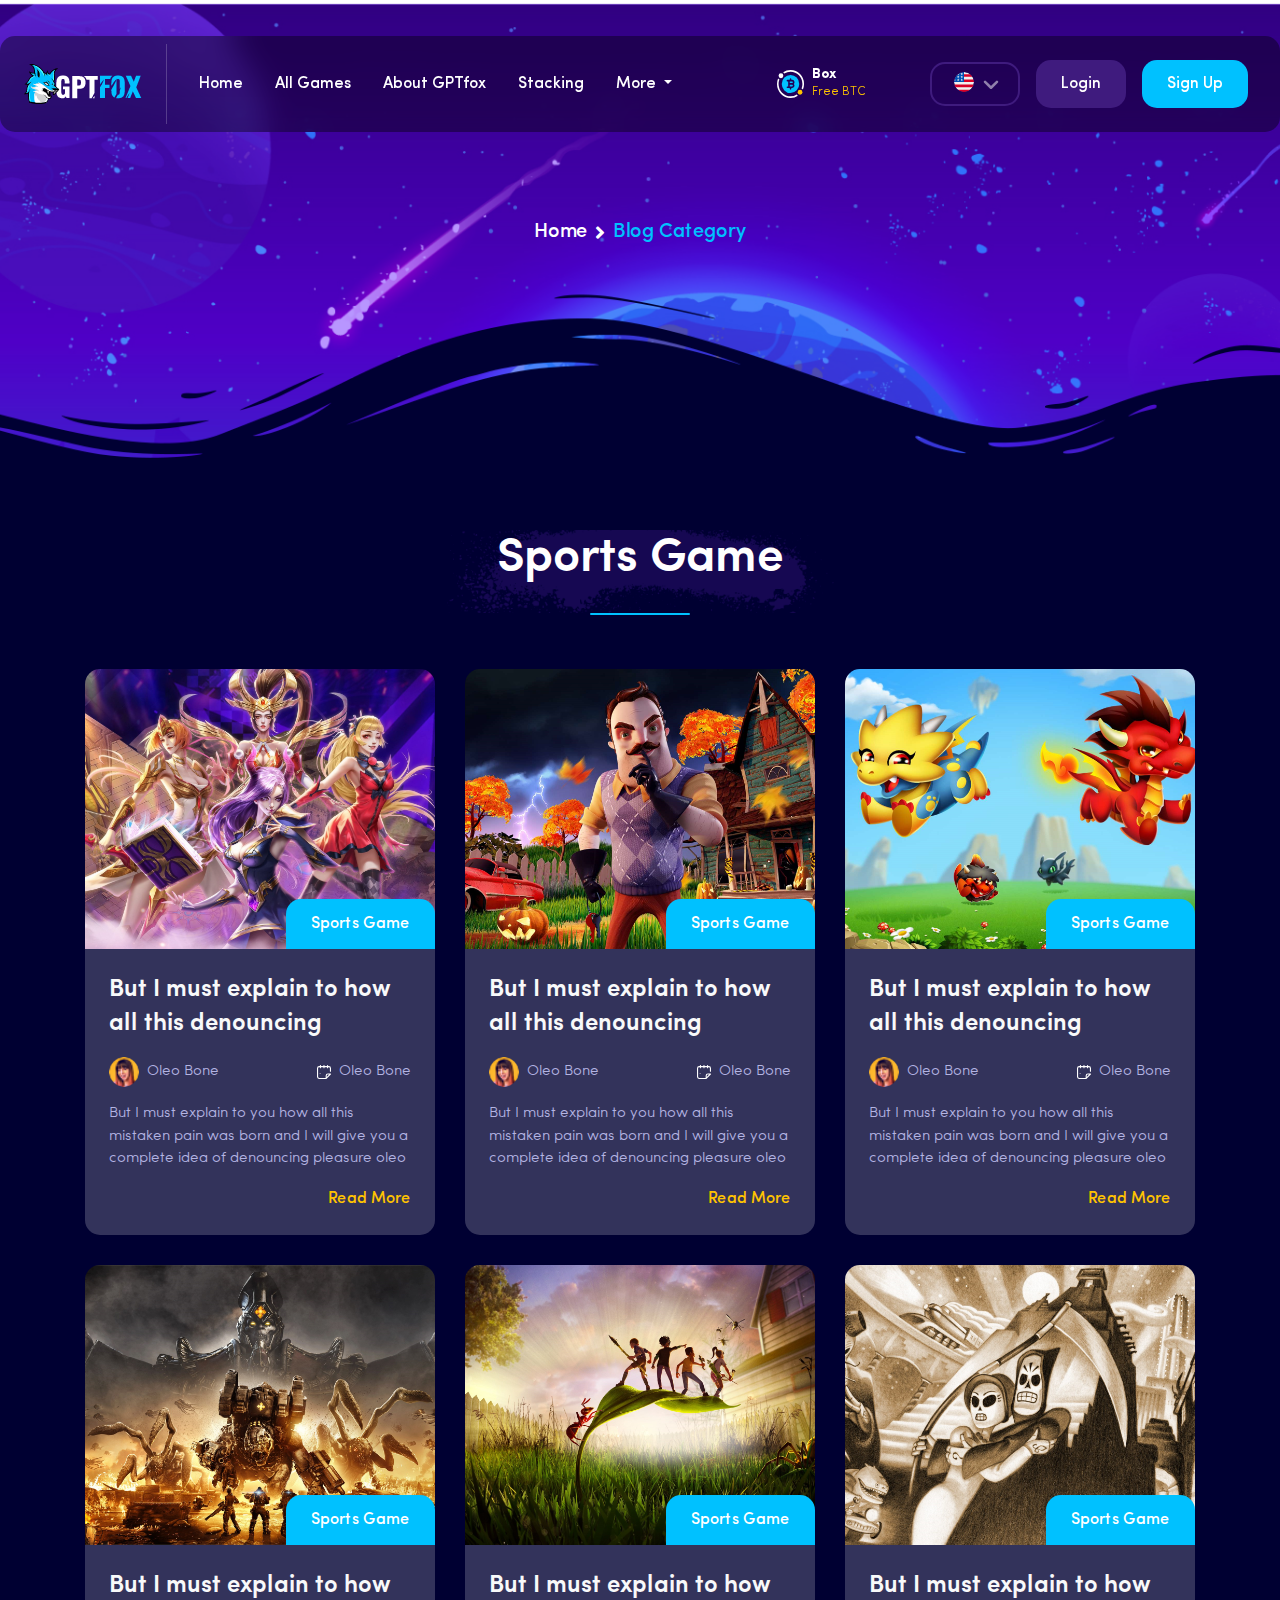
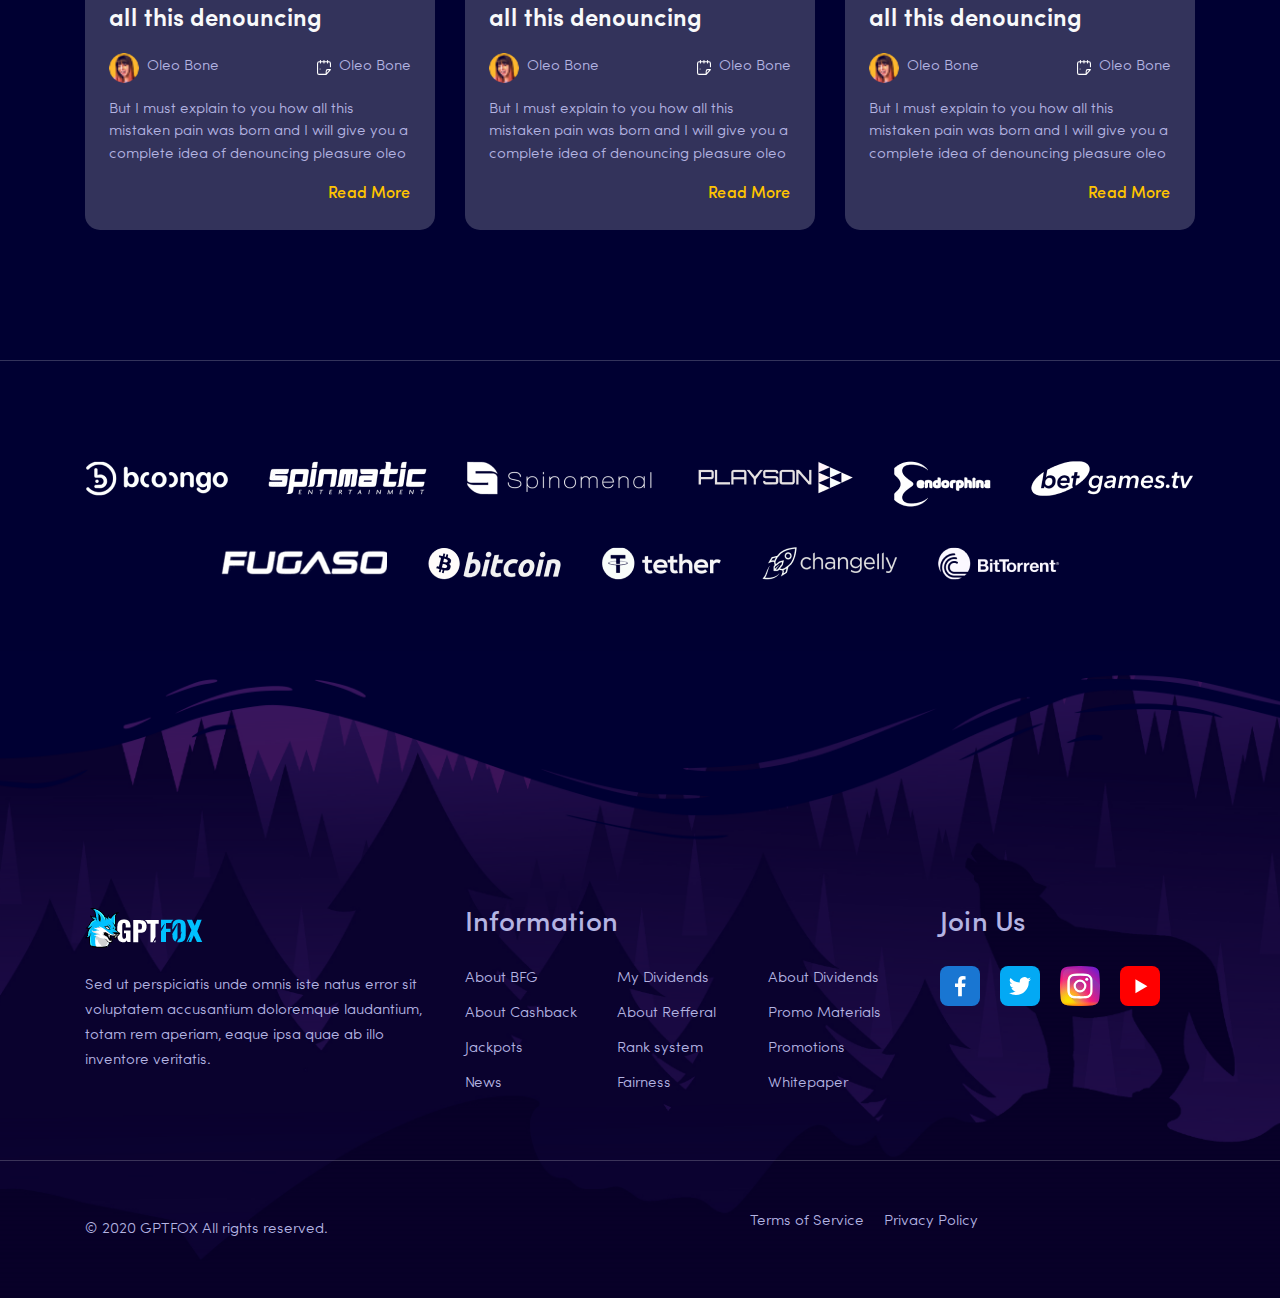
<file: blog-category.html>
<!DOCTYPE html>
<!--[if lt IE 7]>      <html class="no-js lt-ie9 lt-ie8 lt-ie7"> <![endif]-->
<!--[if IE 7]>         <html class="no-js lt-ie9 lt-ie8" lang="en-US"> <![endif]-->
<!--[if IE 8]>         <html class="no-js lt-ie9" lang="en-US"> <![endif]-->
<!--[if gt IE 8]><!-->
<!--<![endif]-->
<!--[if gte IE 9] <style type="text/css"> .gradient {filter: none;}</style><![endif]-->
<!--[if !IE]><html lang="en"><![endif]-->
<html lang="en-US" class="no-js">

<head>
    <meta charset="UTF-8" />
    <meta http-equiv="X-UA-Compatible" content="IE=edge" />
    <!-- Required meta tags for responsive -->
    <meta name="viewport" content="width=device-width, initial-scale=1, shrink-to-fit=no" />
    <!-- The above 3 meta tags *must* come first in the head; any other head content must come *after* these tags -->
    <!-- Favicon and touch icons -->
    <link rel="icon" type="image/png" sizes="16x16" href="assets/img/favicon/favicon-16x16.png" />
    <meta name="misapplication-TileColor" content="#ffffff" />
    <meta name="theme-color" content="#ffffff" />
    <!-- Twitter Card data -->
    <meta name="twitter:card" content="" />
    <meta name="twitter:site" content="@twitter_username" />
    <meta name="twitter:title" content="" />
    <meta name="twitter:description" content="" />
    <meta name="twitter:image" content="" />
    <!-- Open Graph data -->
    <meta property="og:title" content="" />
    <meta property="og:type" content="article" />
    <meta property="og:url" content="" />
    <meta property="og:image" content="" />
    <meta property="og:description" content="" />
    <meta property="og:site_name" content="R" />
    <meta property="fb:admins" content="Facebook numeric ID" />
    <!-- gmail verification -->
    <meta name="google-site-verification" content="" />
    <!-- Website title -->
    <title>Blog Category</title>
    <link rel="stylesheet" href="assets/css/all.css" />
    <link rel="stylesheet" href="assets/css/fonts-import.css" />
    <link rel="stylesheet" href="assets/css/normalize.min.css" />
    <link rel="stylesheet" href="assets/css/bootstrap.min.css" />
    <link rel="stylesheet" href="assets/css/select2.min.css" />
    <link rel="stylesheet"  href="assets/css/owl.carousel.min.css" />
    <link rel="stylesheet" href="assets/css/owl.theme.default.css" />
    <!-- Main CSS -->
    <link rel="stylesheet" type="text/css" href="assets/css/style.css" />
    <!-- jQuery (necessary for jQuery plugins) -->
    <script src="assets/js/jquery-3.2.1.min.js"></script>
</head>

<body>
    <!-- Main Coding Start Here -->




    <!-- Markup for header -->
    <header class="header">
        <nav class="navbar py-0 py-lg-2 px-4 navbar-expand-lg">
            <a class="navbar-brand pr-4" href="index.html">
                <img src="assets/img/logo.png" alt="" class="img-fluid" />
            </a>
            <button class="navbar-toggler" type="button" data-toggle="collapse" data-target="#navbarSupportedContent"
                aria-controls="navbarSupportedContent" aria-expanded="false" aria-label="Toggle navigation">
                <i class="fas fa-bars text-light"></i>
            </button>

            <div class="collapse navbar-collapse" id="navbarSupportedContent">
                <ul class="navbar-nav navbar-left-panel mr-auto align-items-center">
                    <li class="nav-item active">
                        <a class="nav-link" href="#">Home</a>
                    </li>
                    <li class="nav-item">
                        <a class="nav-link" href="#">All Games</a>
                    </li>
                    <li class="nav-item">
                        <a class="nav-link" href="#">About GPTfox</a>
                    </li>
                    <li class="nav-item">
                        <a class="nav-link" href="#">Stacking</a>
                    </li>
                    <li class="nav-item dropdown">
                        <a class="nav-link dropdown-toggle" href="#" role="button" data-toggle="dropdown"
                            aria-haspopup="true" aria-expanded="false">
                            More
                        </a>
                        <div class="dropdown-menu">
                            <a class="dropdown-item" href="#">Action</a>
                            <a class="dropdown-item" href="#">Another action</a>
                            <div class="dropdown-divider"></div>
                            <a class="dropdown-item" href="#">Something else here</a>
                        </div>
                    </li>
                </ul>
                <ul class="navbar-nav navbar-right-panel align-items-center">
                    <li class="nav-item mr-4">
                        <a class="nav-link bit-coin d-flex align-items-center" href="#">
                            <img src="assets/img/bitcoin.svg" alt="" class="img-fluid mr-2" />
                            <div class="bit-coin-text">
                                <h6 class="mb-0">Box</h6>
                                <p class="mb-0">Free BTC</p>
                            </div>
                        </a>
                    </li>
                    <li class="nav-item">
                        <div class="nav-link px-0">
                            <select class="form-control" id="select-country">
                                <option value="united-states" data-img_src="./assets/img/united-states.png">1</option>
                                <option value="bangladesh" data-img_src="./assets/img/bangladesh-flag.jpg">2</option>
                                <option value="england" data-img_src="./assets/img/england.jpg">3</option>
                            </select>
                        </div>
                    </li>
                    <li class="nav-item">
                        <a class="nav-link btn-auth login" href="#">Login</a>
                    </li>
                    <li class="nav-item">
                        <a class="nav-link btn-auth sign-up" href="#">Sign Up</a>
                    </li>
                </ul>
            </div>
        </nav>
    </header>
    <!--/ Markup for header -->



    <!-- page-banner -->
    <div class="page-banner" style="background-image: url(./assets/img/page-banner.png);">
        <div class="container">
            <div class="page-banner-inner">
                <ol class="breadcrumb">
                    <li class="breadcrumb-item">
                        <a class="black-text" href="#">Home</a>
                        <i class="fa fa-angle-right mx-2" aria-hidden="true"></i>
                    </li>
                    <li class="breadcrumb-item active">Blog Category</li>
                </ol>
            </div>
        </div>
    </div>
    <!--/ page-banner -->





    <!-- blog -->
    <section class="blog blog-category section-padding">
        <div class="container">
            <div class="section-head text-center">
                <h3 class="section-title">Sports Game</h3>
            </div>
            <div class="blog-inner mt-5">
                <div class="row">
                    <div class="col-lg-4 col-md-6">
                        <div class="blog-card text-light">
                            <div class="blog-card-img">
                                <img src="assets/img/blog-1.png" alt="" class="img-fluid" />
                                <a href="#" class="blog-category bg-blue">Sports Game</a>
                            </div>
                            <div class="blog-card-content px-4 py-4">
                                <h4 class="blog-card-title">But I must explain to how all this denouncing</h4>
                                <ul
                                    class="list-unstyled user-info-who-post d-flex align-items-center justify-content-between my-3">
                                    <li class="d-flex align-items-center">
                                        <img src="assets/img/blog-user.png" alt="" class="blog-user img-fluid mr-2" />
                                        <p class="mb-0">Oleo Bone</p>
                                    </li>
                                    <li class="d-flex align-items-center">
                                        <img src="assets/img/calendar.svg" alt="" class="img-fluid mr-2" />
                                        <p class="mb-0">Oleo Bone</p>
                                    </li>
                                </ul>
                                <p class="blog-desc">
                                    But I must explain to you how all this mistaken pain was born and I will give you a
                                    complete idea of denouncing pleasure oleo
                                </p>
                                <div class="blog-read text-right">
                                    <a href="#" class="d-inline-block blog-read-more"> Read More </a>
                                </div>
                            </div>
                        </div>
                    </div>
                    <div class="col-lg-4 col-md-6">
                        <div class="blog-card text-light">
                            <div class="blog-card-img">
                                <img src="assets/img/blog-2.png" alt="" class="img-fluid" />
                                <a href="#" class="blog-category bg-blue">Sports Game</a>
                            </div>
                            <div class="blog-card-content px-4 py-4">
                                <h4 class="blog-card-title">But I must explain to how all this denouncing</h4>
                                <ul
                                    class="list-unstyled user-info-who-post d-flex align-items-center justify-content-between my-3">
                                    <li class="d-flex align-items-center">
                                        <img src="assets/img/blog-user.png" alt="" class="blog-user img-fluid mr-2" />
                                        <p class="mb-0">Oleo Bone</p>
                                    </li>
                                    <li class="d-flex align-items-center">
                                        <img src="assets/img/calendar.svg" alt="" class="img-fluid mr-2" />
                                        <p class="mb-0">Oleo Bone</p>
                                    </li>
                                </ul>
                                <p class="blog-desc">
                                    But I must explain to you how all this mistaken pain was born and I will give you a
                                    complete idea of denouncing pleasure oleo
                                </p>
                                <div class="blog-read text-right">
                                    <a href="#" class="d-inline-block blog-read-more"> Read More </a>
                                </div>
                            </div>
                        </div>
                    </div>
                    <div class="col-lg-4 col-md-6">
                        <div class="blog-card text-light">
                            <div class="blog-card-img">
                                <img src="assets/img/blog-3.png" alt="" class="img-fluid" />
                                <a href="#" class="blog-category bg-blue">Sports Game</a>
                            </div>
                            <div class="blog-card-content px-4 py-4">
                                <h4 class="blog-card-title">But I must explain to how all this denouncing</h4>
                                <ul
                                    class="list-unstyled user-info-who-post d-flex align-items-center justify-content-between my-3">
                                    <li class="d-flex align-items-center">
                                        <img src="assets/img/blog-user.png" alt="" class="blog-user img-fluid mr-2" />
                                        <p class="mb-0">Oleo Bone</p>
                                    </li>
                                    <li class="d-flex align-items-center">
                                        <img src="assets/img/calendar.svg" alt="" class="img-fluid mr-2" />
                                        <p class="mb-0">Oleo Bone</p>
                                    </li>
                                </ul>
                                <p class="blog-desc">
                                    But I must explain to you how all this mistaken pain was born and I will give you a
                                    complete idea of denouncing pleasure oleo
                                </p>
                                <div class="blog-read text-right">
                                    <a href="#" class="d-inline-block blog-read-more"> Read More </a>
                                </div>
                            </div>
                        </div>
                    </div>
                    <div class="col-lg-4 col-md-6">
                        <div class="blog-card text-light">
                            <div class="blog-card-img">
                                <img src="assets/img/blog-4.png" alt="" class="img-fluid" />
                                <a href="#" class="blog-category bg-blue">Sports Game</a>
                            </div>
                            <div class="blog-card-content px-4 py-4">
                                <h4 class="blog-card-title">But I must explain to how all this denouncing</h4>
                                <ul
                                    class="list-unstyled user-info-who-post d-flex align-items-center justify-content-between my-3">
                                    <li class="d-flex align-items-center">
                                        <img src="assets/img/blog-user.png" alt="" class="blog-user img-fluid mr-2" />
                                        <p class="mb-0">Oleo Bone</p>
                                    </li>
                                    <li class="d-flex align-items-center">
                                        <img src="assets/img/calendar.svg" alt="" class="img-fluid mr-2" />
                                        <p class="mb-0">Oleo Bone</p>
                                    </li>
                                </ul>
                                <p class="blog-desc">
                                    But I must explain to you how all this mistaken pain was born and I will give you a
                                    complete idea of denouncing pleasure oleo
                                </p>
                                <div class="blog-read text-right">
                                    <a href="#" class="d-inline-block blog-read-more"> Read More </a>
                                </div>
                            </div>
                        </div>
                    </div>
                    <div class="col-lg-4 col-md-6">
                        <div class="blog-card text-light">
                            <div class="blog-card-img">
                                <img src="assets/img/blog-5.png" alt="" class="img-fluid" />
                                <a href="#" class="blog-category bg-blue">Sports Game</a>
                            </div>
                            <div class="blog-card-content px-4 py-4">
                                <h4 class="blog-card-title">But I must explain to how all this denouncing</h4>
                                <ul
                                    class="list-unstyled user-info-who-post d-flex align-items-center justify-content-between my-3">
                                    <li class="d-flex align-items-center">
                                        <img src="assets/img/blog-user.png" alt="" class="blog-user img-fluid mr-2" />
                                        <p class="mb-0">Oleo Bone</p>
                                    </li>
                                    <li class="d-flex align-items-center">
                                        <img src="assets/img/calendar.svg" alt="" class="img-fluid mr-2" />
                                        <p class="mb-0">Oleo Bone</p>
                                    </li>
                                </ul>
                                <p class="blog-desc">
                                    But I must explain to you how all this mistaken pain was born and I will give you a
                                    complete idea of denouncing pleasure oleo
                                </p>
                                <div class="blog-read text-right">
                                    <a href="#" class="d-inline-block blog-read-more"> Read More </a>
                                </div>
                            </div>
                        </div>
                    </div>
                    <div class="col-lg-4 col-md-6">
                        <div class="blog-card text-light">
                            <div class="blog-card-img">
                                <img src="assets/img/blog-6.png" alt="" class="img-fluid" />
                                <a href="#" class="blog-category bg-blue">Sports Game</a>
                            </div>
                            <div class="blog-card-content px-4 py-4">
                                <h4 class="blog-card-title">But I must explain to how all this denouncing</h4>
                                <ul
                                    class="list-unstyled user-info-who-post d-flex align-items-center justify-content-between my-3">
                                    <li class="d-flex align-items-center">
                                        <img src="assets/img/blog-user.png" alt="" class="blog-user img-fluid mr-2" />
                                        <p class="mb-0">Oleo Bone</p>
                                    </li>
                                    <li class="d-flex align-items-center">
                                        <img src="assets/img/calendar.svg" alt="" class="img-fluid mr-2" />
                                        <p class="mb-0">Oleo Bone</p>
                                    </li>
                                </ul>
                                <p class="blog-desc">
                                    But I must explain to you how all this mistaken pain was born and I will give you a
                                    complete idea of denouncing pleasure oleo
                                </p>
                                <div class="blog-read text-right">
                                    <a href="#" class="d-inline-block blog-read-more"> Read More </a>
                                </div>
                            </div>
                        </div>
                    </div>
                </div>
            </div>
        </div>
    </section>
    <!-- blog -->




    <!-- our-clients -->
    <div class="our-clients section-padding">
        <div class="container">
            <div class="client-grids">
                <div class="client-grid-item">
                    <img src="assets/img/bcongo.png" alt="" class="img-fluid" />
                </div>
                <div class="client-grid-item">
                    <img src="assets/img/cl-1.png" alt="" class="img-fluid" />
                </div>
                <div class="client-grid-item">
                    <img src="assets/img/cl-2.png" alt="" class="img-fluid" />
                </div>
                <div class="client-grid-item">
                    <img src="assets/img/cl-3.png" alt="" class="img-fluid" />
                </div>
                <div class="client-grid-item">
                    <img src="assets/img/cl-4.png" alt="" class="img-fluid" />
                </div>
                <div class="client-grid-item">
                    <img src="assets/img/cl-5.png" alt="" class="img-fluid" />
                </div>
                <div class="client-grid-item">
                    <img src="assets/img/cl-6.png" alt="" class="img-fluid" />
                </div>
                <div class="client-grid-item">
                    <img src="assets/img/cl-7.png" alt="" class="img-fluid" />
                </div>
                <div class="client-grid-item">
                    <img src="assets/img/cl-8.png" alt="" class="img-fluid" />
                </div>
                <div class="client-grid-item">
                    <img src="assets/img/cl-9.png" alt="" class="img-fluid" />
                </div>
                <div class="client-grid-item">
                    <img src="assets/img/cl-10.png" alt="" class="img-fluid" />
                </div>
            </div>
        </div>
    </div>
    <!-- our-clients -->





    <!-- footer -->
    <footer class="footer" style="background-image : url(./assets/img/footer-bg.png)">
        <div class="footer-top py-5 text-center text-lg-left">
            <div class="container">
                <div class="row">
                    <div class="col-lg-4">
                        <div class="footer-box mb-4 mb-lg-0">
                            <div class="footer-title mb-4">
                                <a href="#">
                                    <img src="assets/img/logo.png" alt="" class="img-fluid" />
                                </a>
                            </div>
                            <p class="about-gpt">
                                Sed ut perspiciatis unde omnis iste natus error sit voluptatem accusantium doloremque
                                laudantium, totam rem aperiam, eaque ipsa quae ab illo inventore veritatis.
                            </p>
                        </div>
                    </div>
                    <div class="col-lg-5">
                        <div class="footer-box mb-4 mb-lg-0">
                            <h3 class="footer-title mb-4">
                                Information
                            </h3>
                            <ul class="list-unstyled information-list">
                                <li><a href="#">About BFG</a></li>
                                <li><a href="#">My Dividends</a></li>
                                <li><a href="#">About Dividends</a></li>
                                <li><a href="#">About Cashback</a></li>
                                <li><a href="#">About Refferal</a></li>
                                <li><a href="#">Promo Materials</a></li>
                                <li><a href="#">Jackpots</a></li>
                                <li><a href="#">Rank system</a></li>
                                <li><a href="#">Promotions</a></li>
                                <li><a href="#">News</a></li>
                                <li><a href="#">Fairness</a></li>
                                <li><a href="#">Whitepaper</a></li>
                            </ul>
                        </div>
                    </div>
                    <div class="col-lg-3">
                        <div class="footer-box mb-3">
                            <h3 class="footer-title mb-4">
                                Join Us
                            </h3>
                            <ul
                                class="list-unstyled social-icon d-flex align-items-center justify-content-center justify-content-lg-start">
                                <li><a href="#"><img src="assets/img/facebook.svg" alt="" class="img-fluid" /></a></li>
                                <li><a href="#"><img src="assets/img/twitter.svg" alt="" class="img-fluid" /></a></li>
                                <li><a href="#"><img src="assets/img/instagram.svg" alt="" class="img-fluid" /></a></li>
                                <li><a href="#"><img src="assets/img/youtube.svg" alt="" class="img-fluid" /></a></li>
                            </ul>
                        </div>
                    </div>
                </div>
            </div>
        </div>
        <div class="footer-bottom py-5">
            <div class="container">
                <div class="footer-bottom-grids text-center text-lg-left">
                    <div class="row align-items-center">
                        <div class="col-lg-7">
                            <p class="mb-3 mb-lg-0"> &#169; 2020 GPTFOX All rights reserved.</p>
                        </div>
                        <div class="col-lg-5">
                            <ul
                                class="list-unstyled terms-list d-flex align-items-center justify-content-center justify-content-lg-start">
                                <li><a href="#">Terms of Service</a></li>
                                <li><a href="#">Privacy Policy</a></li>
                            </ul>
                        </div>
                    </div>
                </div>
            </div>
        </div>
    </footer>
    <!-- footer -->



    <!-- Main Coding End -->
    <!-- Include all compiled plugins (below), or include individual files as needed -->
    <script src="assets/js/bootstrap.bundle.min.js"></script>
    <script src="assets/js/select2.min.js"></script>
    <script src="assets/js/owl.carousel.min.js"></script>
    <script src="assets/js/petty-filter.js"></script>
    <!-- Script JS -->
    <script src="assets/js/script.js"></script>
</body>

</html>
</file>
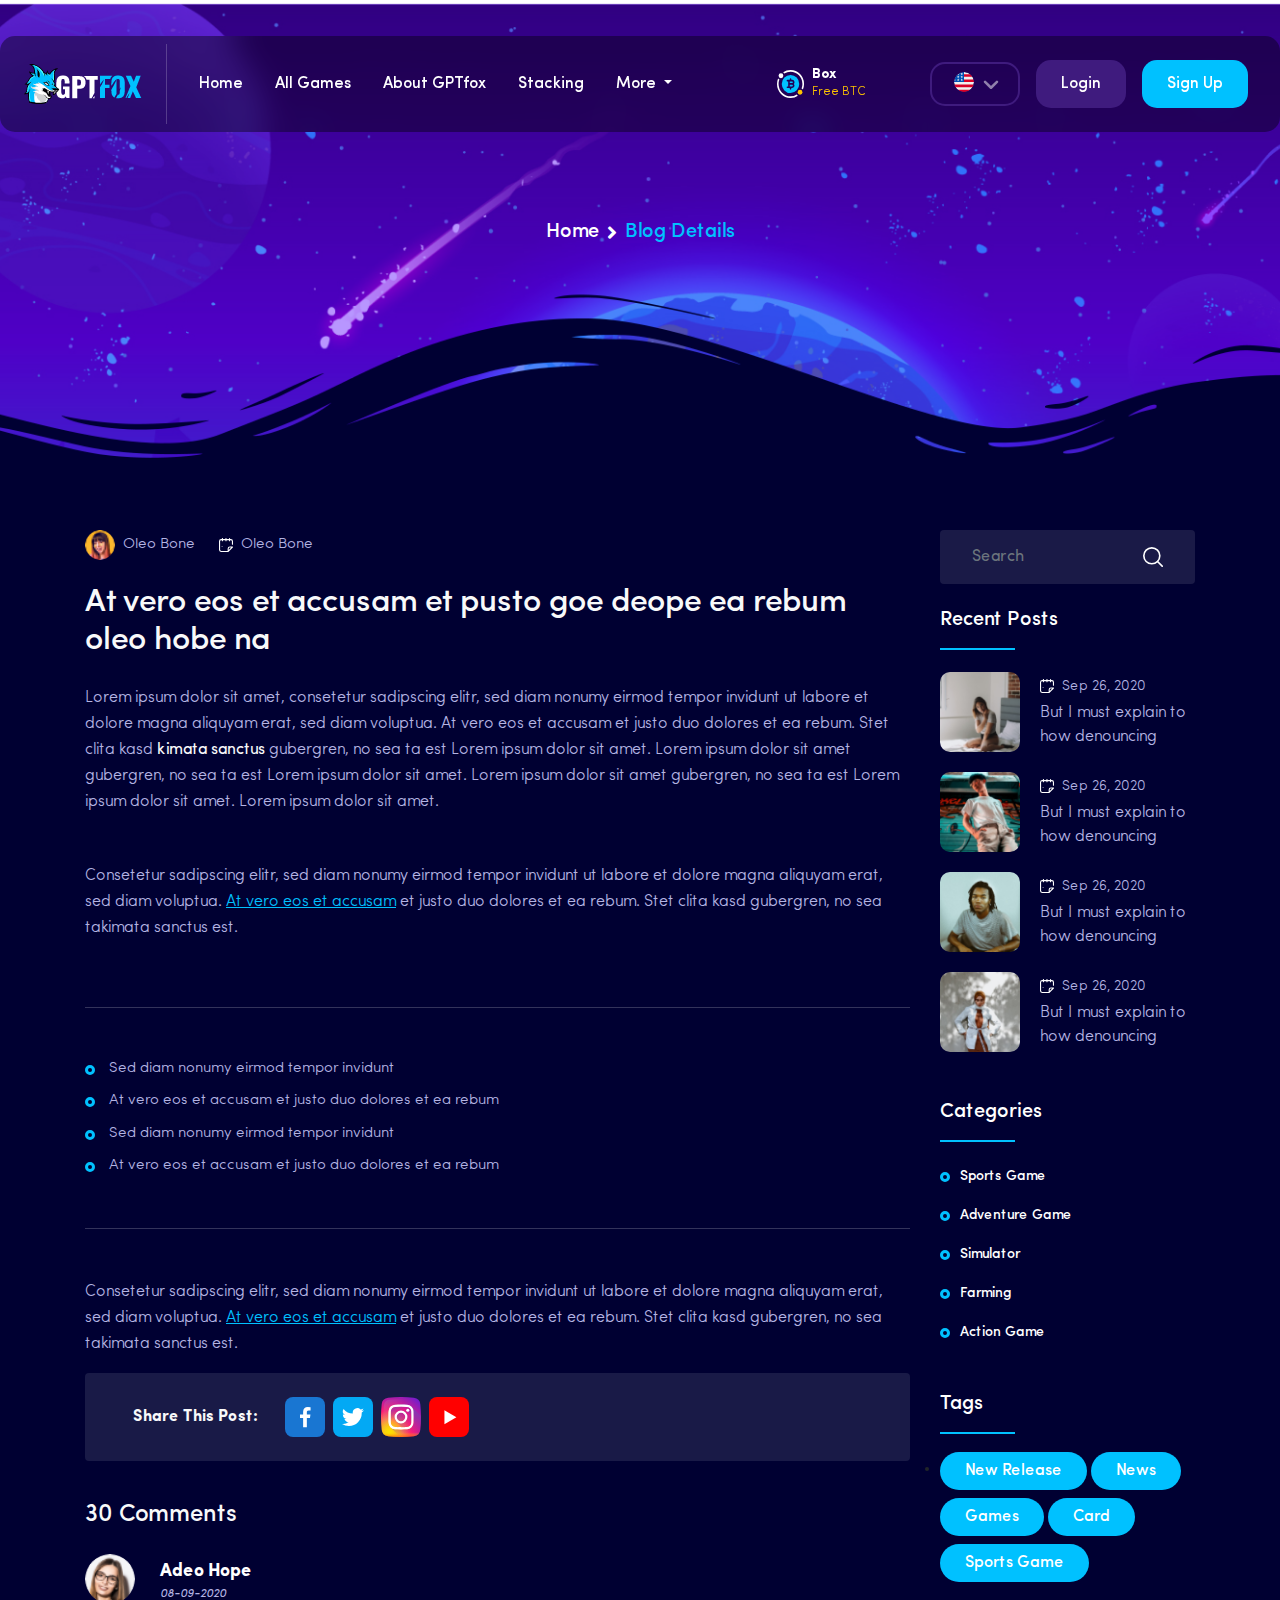
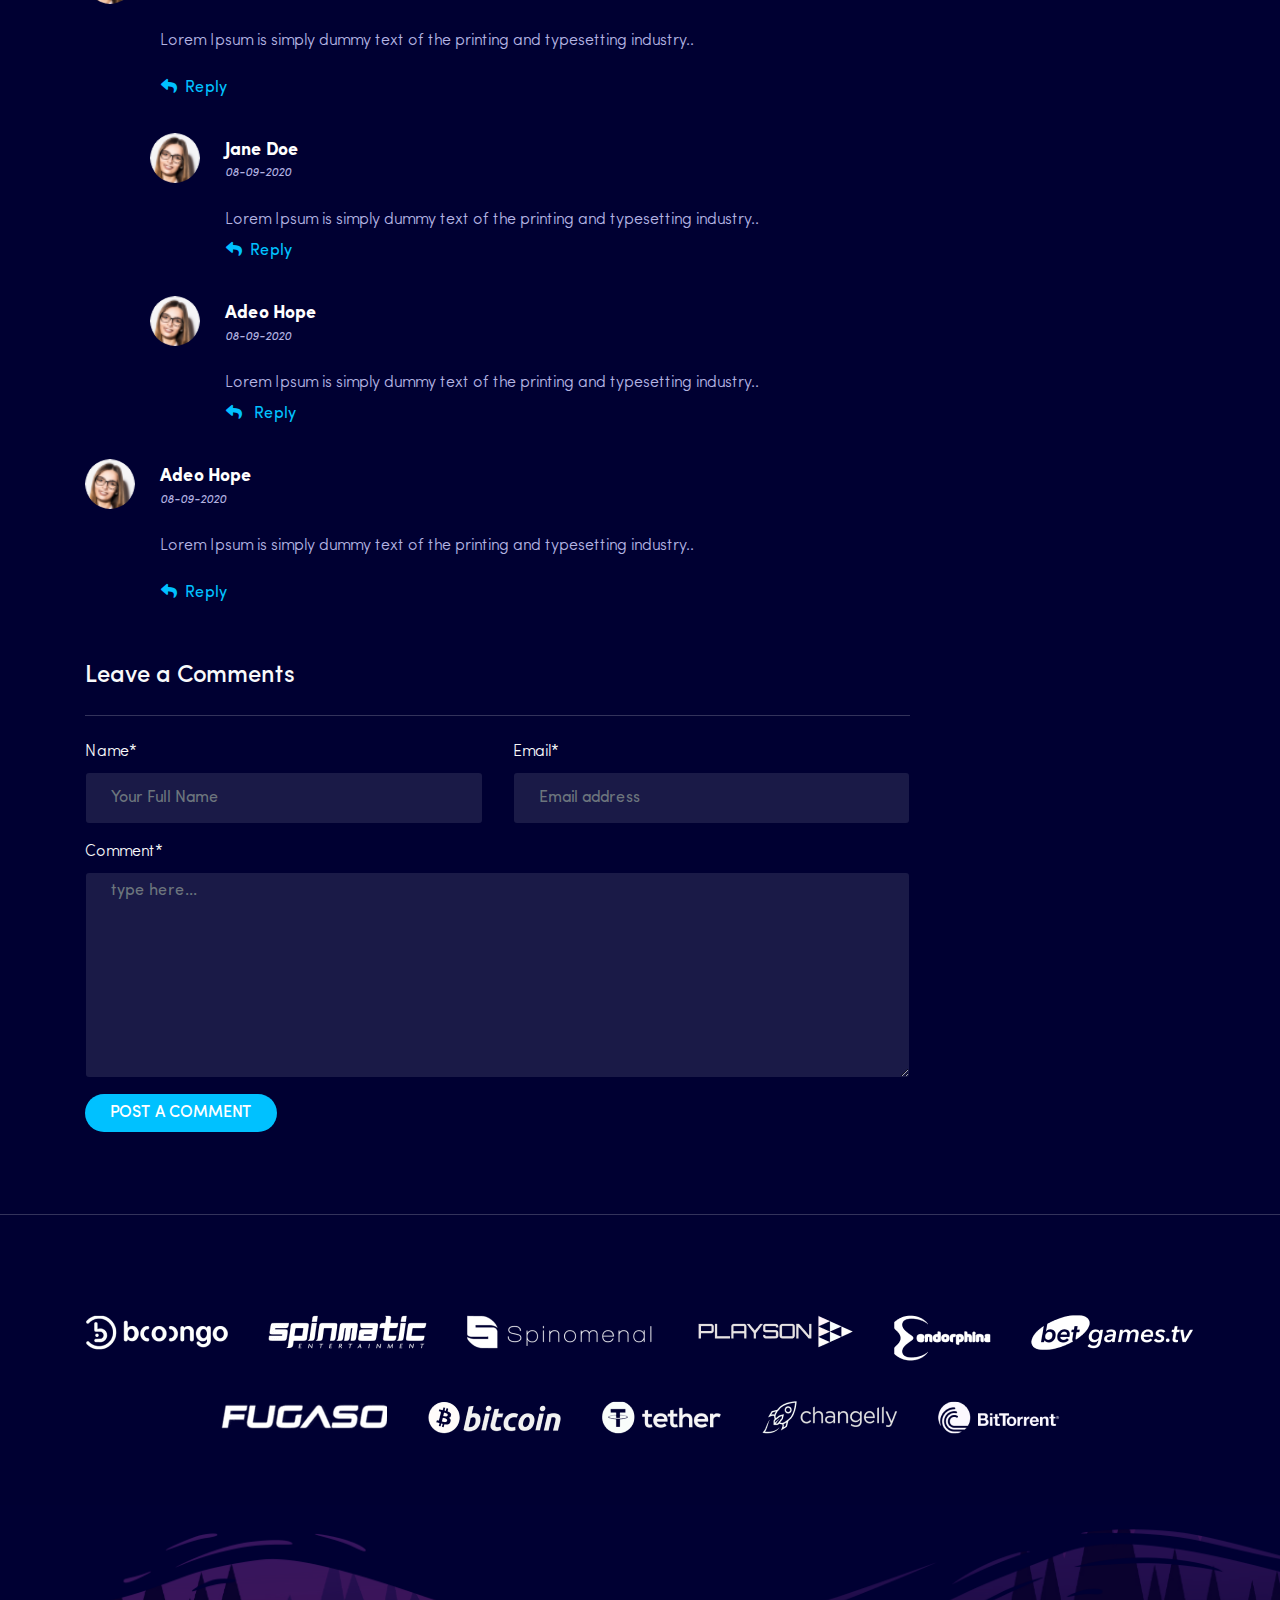
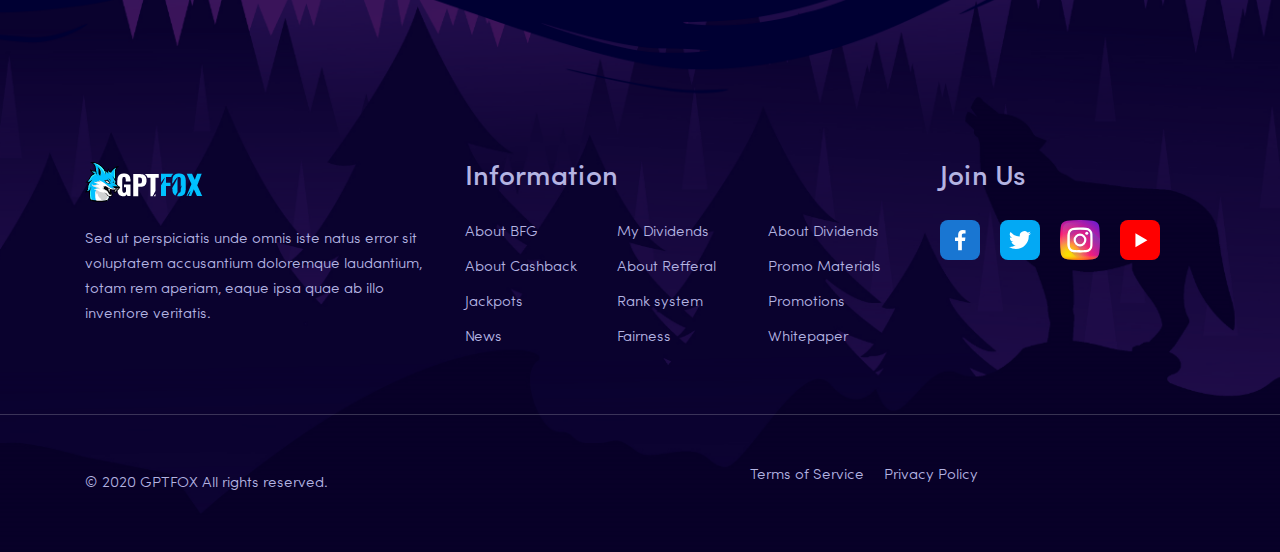
<file: blog-details.html>
<!DOCTYPE html>
<!--[if lt IE 7]>      <html class="no-js lt-ie9 lt-ie8 lt-ie7"> <![endif]-->
<!--[if IE 7]>         <html class="no-js lt-ie9 lt-ie8" lang="en-US"> <![endif]-->
<!--[if IE 8]>         <html class="no-js lt-ie9" lang="en-US"> <![endif]-->
<!--[if gt IE 8]><!-->
<!--<![endif]-->
<!--[if gte IE 9] <style type="text/css"> .gradient {filter: none;}</style><![endif]-->
<!--[if !IE]><html lang="en"><![endif]-->
<html lang="en-US" class="no-js">

<head>
    <meta charset="UTF-8" />
    <meta http-equiv="X-UA-Compatible" content="IE=edge" />
    <!-- Required meta tags for responsive -->
    <meta name="viewport" content="width=device-width, initial-scale=1, shrink-to-fit=no" />
    <!-- The above 3 meta tags *must* come first in the head; any other head content must come *after* these tags -->
    <!-- Favicon and touch icons -->
    <link rel="icon" type="image/png" sizes="16x16" href="assets/img/favicon/favicon-16x16.png" />
    <meta name="misapplication-TileColor" content="#ffffff" />
    <meta name="theme-color" content="#ffffff" />
    <!-- Twitter Card data -->
    <meta name="twitter:card" content="" />
    <meta name="twitter:site" content="@twitter_username" />
    <meta name="twitter:title" content="" />
    <meta name="twitter:description" content="" />
    <meta name="twitter:image" content="" />
    <!-- Open Graph data -->
    <meta property="og:title" content="" />
    <meta property="og:type" content="article" />
    <meta property="og:url" content="" />
    <meta property="og:image" content="" />
    <meta property="og:description" content="" />
    <meta property="og:site_name" content="R" />
    <meta property="fb:admins" content="Facebook numeric ID" />
    <!-- gmail verification -->
    <meta name="google-site-verification" content="" />
    <!-- Website title -->
    <title>Blog Details</title>
    <link rel="stylesheet" href="assets/css/all.css" />
    <link rel="stylesheet" href="assets/css/fonts-import.css" />
    <link rel="stylesheet" href="assets/css/normalize.min.css" />
    <link rel="stylesheet" href="assets/css/bootstrap.min.css" />
    <link rel="stylesheet" href="assets/css/select2.min.css" />
    <link rel="stylesheet"  href="assets/css/owl.carousel.min.css" />
    <link rel="stylesheet" href="assets/css/owl.theme.default.css" />
    <!-- Main CSS -->
    <link rel="stylesheet" type="text/css" href="assets/css/style.css" />
    <!-- jQuery (necessary for jQuery plugins) -->
    <script src="assets/js/jquery-3.2.1.min.js"></script>
</head>

<body>
    <!-- Main Coding Start Here -->




    <!-- Markup for header -->
    <header class="header">
        <nav class="navbar py-0 py-lg-2 px-4 navbar-expand-lg">
            <a class="navbar-brand pr-4" href="index.html">
                <img src="assets/img/logo.png" alt="" class="img-fluid" />
            </a>
            <button class="navbar-toggler" type="button" data-toggle="collapse" data-target="#navbarSupportedContent"
                aria-controls="navbarSupportedContent" aria-expanded="false" aria-label="Toggle navigation">
                <i class="fas fa-bars text-light"></i>
            </button>

            <div class="collapse navbar-collapse" id="navbarSupportedContent">
                <ul class="navbar-nav navbar-left-panel mr-auto align-items-center">
                    <li class="nav-item active">
                        <a class="nav-link" href="#">Home</a>
                    </li>
                    <li class="nav-item">
                        <a class="nav-link" href="#">All Games</a>
                    </li>
                    <li class="nav-item">
                        <a class="nav-link" href="#">About GPTfox</a>
                    </li>
                    <li class="nav-item">
                        <a class="nav-link" href="#">Stacking</a>
                    </li>
                    <li class="nav-item dropdown">
                        <a class="nav-link dropdown-toggle" href="#" role="button" data-toggle="dropdown"
                            aria-haspopup="true" aria-expanded="false">
                            More
                        </a>
                        <div class="dropdown-menu">
                            <a class="dropdown-item" href="#">Action</a>
                            <a class="dropdown-item" href="#">Another action</a>
                            <div class="dropdown-divider"></div>
                            <a class="dropdown-item" href="#">Something else here</a>
                        </div>
                    </li>
                </ul>
                <ul class="navbar-nav navbar-right-panel align-items-center">
                    <li class="nav-item mr-4">
                        <a class="nav-link bit-coin d-flex align-items-center" href="#">
                            <img src="assets/img/bitcoin.svg" alt="" class="img-fluid mr-2" />
                            <div class="bit-coin-text">
                                <h6 class="mb-0">Box</h6>
                                <p class="mb-0">Free BTC</p>
                            </div>
                        </a>
                    </li>
                    <li class="nav-item">
                        <div class="nav-link px-0">
                            <select class="form-control" id="select-country">
                                <option value="united-states" data-img_src="./assets/img/united-states.png">1</option>
                                <option value="bangladesh" data-img_src="./assets/img/bangladesh-flag.jpg">2</option>
                                <option value="england" data-img_src="./assets/img/england.jpg">3</option>
                            </select>
                        </div>
                    </li>
                    <li class="nav-item">
                        <a class="nav-link btn-auth login" href="#">Login</a>
                    </li>
                    <li class="nav-item">
                        <a class="nav-link btn-auth sign-up" href="#">Sign Up</a>
                    </li>
                </ul>
            </div>
        </nav>
    </header>
    <!--/ Markup for header -->




    <!-- page-banner -->
    <div class="page-banner" style="background-image: url(./assets/img/page-banner.png);">
        <div class="container">
            <div class="page-banner-inner">
                <ol class="breadcrumb">
                    <li class="breadcrumb-item">
                        <a class="black-text" href="#">Home</a>
                        <i class="fa fa-angle-right mx-2" aria-hidden="true"></i>
                    </li>
                    <li class="breadcrumb-item active">Blog Details</li>
                </ol>
            </div>
        </div>
    </div>
    <!--/ page-banner -->



    <!-- blog-details -->
    <section class="blog-details section-padding">
        <div class="container">
            <div class="row">
                <div class="col-lg-8 col-xl-9">
                    <div class="article-content-left-panel">
                        <ul class="list-unstyled user-info-who-post d-flex align-items-center mb-4">
                            <li class="d-flex align-items-center mr-4">
                                <img src="assets/img/blog-user.png" alt="" class="blog-user img-fluid mr-2" />
                                <p class="mb-0">Oleo Bone</p>
                            </li>
                            <li class="d-flex align-items-center">
                                <img src="assets/img/calendar.svg" alt="" class="img-fluid mr-2" />
                                <p class="mb-0">Oleo Bone</p>
                            </li>
                        </ul>
                        <div class="article-contect-desc">
                            <ul class="terms-inner list-unstyled text-light">
                                <li class="terms-inner-item">
                                    <h2 class="d-flex align-items-center mb-4">
                                        At vero eos et accusam et pusto goe deope ea rebum oleo hobe na
                                    </h2>
                                    <p class="terms-inner-item-desc mb-5">
                                        Lorem ipsum dolor sit amet, consetetur sadipscing elitr, sed diam nonumy eirmod
                                        tempor
                                        invidunt ut labore et dolore magna aliquyam erat, sed diam voluptua. At vero eos
                                        et
                                        accusam et justo duo dolores et ea rebum. Stet clita kasd <strong
                                            class="text-light">kimata sanctus</strong>
                                        gubergren, no sea ta est Lorem ipsum dolor sit amet. Lorem ipsum dolor sit amet
                                        gubergren, no sea ta est Lorem ipsum dolor sit amet. Lorem ipsum dolor sit amet
                                        gubergren, no sea ta est Lorem ipsum dolor sit amet. Lorem ipsum dolor sit amet.
                                    </p>
                                    <p class="terms-inner-item-desc">
                                        Consetetur sadipscing elitr, sed diam nonumy eirmod tempor invidunt ut labore et
                                        dolore
                                        magna aliquyam erat, sed diam voluptua. <a href="http://" target="_blank"
                                            rel="noopener noreferrer">At vero eos et accusam</a> et justo duo dolores et
                                        ea rebum. Stet clita kasd gubergren, no sea takimata sanctus est.
                                    </p>
                                </li>
                                <li class="terms-inner-item">
                                    <ul class="terms-inner-item-list list-unstyled">
                                        <li>Sed diam nonumy eirmod tempor invidunt</li>
                                        <li>At vero eos et accusam et justo duo dolores et ea rebum</li>
                                        <li>Sed diam nonumy eirmod tempor invidunt</li>
                                        <li>At vero eos et accusam et justo duo dolores et ea rebum</li>
                                    </ul>
                                </li>
                                <li class="terms-inner-item">
                                    <p class="terms-inner-item-desc">
                                        Consetetur sadipscing elitr, sed diam nonumy eirmod tempor invidunt ut labore et
                                        dolore
                                        magna aliquyam erat, sed diam voluptua. <a href="http://" target="_blank"
                                            rel="noopener noreferrer">At vero eos et accusam</a> et justo duo dolores et
                                        ea rebum. Stet clita kasd gubergren, no sea takimata sanctus est.
                                    </p>
                                </li>
                            </ul>
                        </div>
                        <div class="article-share rounded mt-3 py-4 px-5 d-flex align-items-center flex-wrap">
                            <p class="mb-3 mb-md-0 mr-4 text-light"><strong>Share This Post:</strong></p>
                            <ul class="list-unstyled d-flex align-items-center flex-wrap my-0 mx-0">
                                <li class="mx-1"><a href="#"><img src="assets/img/facebook.svg" alt=""
                                            class="img-fluid" /></a></li>
                                <li class="mx-1"><a href="#"><img src="assets/img/twitter.svg" alt=""
                                            class="img-fluid" /></a></li>
                                <li class="mx-1"><a href="#"><img src="assets/img/instagram.svg" alt=""
                                            class="img-fluid" /></a></li>
                                <li class="mx-1"><a href="#"><img src="assets/img/youtube.svg" alt=""
                                            class="img-fluid" /></a></li>
                            </ul>
                        </div>
                        <div class="comments-box py-3 mt-4">
                            <div class="comments-show">
                                <h4 class="comment-count text-light mb-4">30 Comments</h4>
                                <div class="media comment-box">
                                    <div class="media-left">
                                        <a href="#">
                                            <img class="img-fluid user-photo" src="assets/img/user-circle.png">
                                        </a>
                                    </div>
                                    <div class="media-body">
                                        <h4 class="media-heading">
                                            Adeo Hope <br />
                                            <small><var>08-09-2020</var></small>
                                        </h4>
                                        <div class="media-desc mb-3">
                                            <p>Lorem Ipsum is simply dummy text of the printing and typesetting
                                                industry..
                                            </p>
                                            <button class="btn btn-reply text-main-color px-0 "> <i
                                                    class="fas fa-reply"></i>&nbsp; Reply </button>
                                        </div>
                                        <div class="media mb-3">
                                            <div class="media-left">
                                                <a href="#">
                                                    <img class="img-fluid user-photo" src="assets/img/user-circle.png">
                                                </a>
                                            </div>
                                            <div class="media-body">
                                                <h4 class="media-heading">
                                                    Jane Doe <br />
                                                    <small><var>08-09-2020</var></small>
                                                </h4>
                                                <div class="media-desc">
                                                    <p>Lorem Ipsum is simply dummy text of the printing and typesetting
                                                        industry..</p>
                                                    <button class="btn btn-reply text-main-color px-0 "> <i
                                                            class="fas fa-reply"></i>&nbsp; Reply </button>
                                                </div>
                                            </div>
                                        </div>
                                        <div class="media mb-3">
                                            <div class="media-left">
                                                <a href="#">
                                                    <img class="img-fluid user-photo" src="assets/img/user-circle.png">
                                                </a>
                                            </div>
                                            <div class="media-body">
                                                <h4 class="media-heading">
                                                    Adeo Hope <br />
                                                    <small><var>08-09-2020</var></small>
                                                </h4>
                                                <div class="media-desc">
                                                    <p>Lorem Ipsum is simply dummy text of the printing and typesetting
                                                        industry..</p>
                                                    <button class="btn btn-reply text-main-color px-0 ">
                                                        <i class="fas fa-reply"></i> &nbsp; Reply
                                                    </button>
                                                </div>
                                            </div>
                                        </div>
                                    </div>
                                </div>
                                <div class="media comment-box">
                                    <div class="media-left">
                                        <a href="#">
                                            <img class="img-fluid user-photo" src="assets/img/user-circle.png">
                                        </a>
                                    </div>
                                    <div class="media-body">
                                        <h4 class="media-heading">
                                            Adeo Hope <br />
                                            <small><var>08-09-2020</var></small>
                                        </h4>
                                        <div class="media-desc mb-3">
                                            <p>Lorem Ipsum is simply dummy text of the printing and typesetting
                                                industry..
                                            </p>
                                            <button class="btn btn-reply text-main-color px-0"> <i
                                                    class="fas fa-reply"></i>&nbsp; Reply </button>
                                        </div>
                                    </div>
                                </div>
                            </div>
                            <div class="leave-a-comments">
                                <form action="" method="post" class="mt-4 text-light">
                                    <h4 class="form-title text-light mb-4 pb-4">Leave a Comments</h4>
                                    <div class="form-group">
                                        <div class="row">
                                            <div class="col-lg-6">
                                                <label for="name">Name*</label>
                                                <input type="text" id="name" class="form-control"
                                                    placeholder="Your Full Name" />
                                            </div>
                                            <div class="col-lg-6">
                                                <label for="email">Email*</label>
                                                <input type="email" class="form-control" id="email"
                                                    aria-describedby="emailHelp" placeholder="Email address" />
                                            </div>
                                        </div>
                                    </div>
                                    <div class="form-group">
                                        <label for="">Comment*</label>
                                        <textarea class="form-control" id="" rows="8"
                                            placeholder="type here..."></textarea>
                                    </div>
                                    <div class="form-group">
                                        <button type="submit" class="btn btn-gpt text-uppercase px-4">
                                            Post a comment
                                        </button>
                                    </div>
                                </form>
                            </div>
                        </div>
                    </div>
                </div>
                <div class="col-lg-4 col-xl-3">
                    <div class="article-content-right-panel mt-4 mt-lg-0">
                        <div class="input-group blog-search mb-4">
                            <input type="text" class="form-control" placeholder="Search" />
                        </div>
                        <div class="article-sidebar-group-item mb-5">
                            <div class="article-sidebar-module mb-3">
                                <h4 class="article-sidebar-title pb-3"> Recent Posts </h4>
                            </div>
                            <ul class="popular-posts mt-4">
                                <li>
                                    <div class="popular-posts-img">
                                        <img src="assets/img/popular-post-1.png" alt="" class="img-fluid" />
                                    </div>
                                    <div class="popular-posts-content">
                                        <p class="mb-1 d-flex align-items-center">
                                            <img src="assets/img/calendar.svg" alt="" class="img-fluid mr-2" />
                                            Sep 26, 2020
                                        </p>
                                        <a href="#" class="post-title">
                                            But I must explain to how denouncing
                                        </a>
                                    </div>
                                </li>
                                <li>
                                    <div class="popular-posts-img">
                                        <img src="assets/img/popular-post-2.png" alt="" class="img-fluid" />
                                    </div>
                                    <div class="popular-posts-content">
                                        <p class="mb-1 d-flex align-items-center">
                                            <img src="assets/img/calendar.svg" alt="" class="img-fluid mr-2" />
                                            Sep 26, 2020
                                        </p>
                                        <a href="#" class="post-title">
                                            But I must explain to how denouncing
                                        </a>
                                    </div>
                                </li>
                                <li>
                                    <div class="popular-posts-img">
                                        <img src="assets/img/popular-post-3.png" alt="" class="img-fluid" />
                                    </div>
                                    <div class="popular-posts-content">
                                        <p class="mb-1 d-flex align-items-center">
                                            <img src="assets/img/calendar.svg" alt="" class="img-fluid mr-2" />
                                            Sep 26, 2020
                                        </p>
                                        <a href="#" class="post-title">
                                            But I must explain to how denouncing
                                        </a>
                                    </div>
                                </li>
                                <li>
                                    <div class="popular-posts-img">
                                        <img src="assets/img/popular-post-4.png" alt="" class="img-fluid" />
                                    </div>
                                    <div class="popular-posts-content">
                                        <p class="mb-1 d-flex align-items-center">
                                            <img src="assets/img/calendar.svg" alt="" class="img-fluid mr-2" />
                                            Sep 26, 2020
                                        </p>
                                        <a href="#" class="post-title">
                                            But I must explain to how denouncing
                                        </a>
                                    </div>
                                </li>
                            </ul>
                        </div>
                        <div class="article-sidebar-group-item mb-5">
                            <div class="article-sidebar-module mb-3">
                                <h4 class="article-sidebar-title pb-3"> Categories </h4>
                            </div>
                            <ul class="category-list-items mt-4">
                                <li>
                                    <a href="http://" target="_blank">
                                        Sports Game
                                    </a>
                                </li>
                                <li>
                                    <a href="http://" target="_blank">
                                        Adventure Game
                                    </a>
                                </li>
                                <li>
                                    <a href="http://" target="_blank">
                                        Simulator
                                    </a>
                                </li>
                                <li>
                                    <a href="http://" target="_blank">
                                        Farming
                                    </a>
                                </li>
                                <li>
                                    <a href="http://" target="_blank">
                                        Action Game
                                    </a>
                                </li>
                            </ul>
                        </div>
                        <div class="article-sidebar-group-item mb-5">
                            <div class="article-sidebar-module mb-3">
                                <h4 class="article-sidebar-title pb-3"> Tags </h4>
                            </div>
                            <ul class="tag-items-list">
                                <li>
                                    <a href="http://" target="_blank" class="tag-item btn btn-gpt px-4 my-1">
                                        New Release
                                    </a>
                                    <a href="http://" target="_blank" class="tag-item btn btn-gpt px-4 my-1">
                                        News
                                    </a>
                                    <a href="http://" target="_blank" class="tag-item btn btn-gpt px-4 my-1">
                                        Games
                                    </a>
                                    <a href="http://" target="_blank" class="tag-item btn btn-gpt px-4 my-1">
                                        Card
                                    </a>
                                    <a href="http://" target="_blank" class="tag-item btn btn-gpt px-4 my-1">
                                        Sports Game
                                    </a>
                                </li>
                            </ul>
                        </div>
                    </div>
                </div>
            </div>
        </div>
    </section>
    <!-- blog-details -->




    <!-- our-clients -->
    <div class="our-clients section-padding">
        <div class="container">
            <div class="client-grids">
                <div class="client-grid-item">
                    <img src="assets/img/bcongo.png" alt="" class="img-fluid" />
                </div>
                <div class="client-grid-item">
                    <img src="assets/img/cl-1.png" alt="" class="img-fluid" />
                </div>
                <div class="client-grid-item">
                    <img src="assets/img/cl-2.png" alt="" class="img-fluid" />
                </div>
                <div class="client-grid-item">
                    <img src="assets/img/cl-3.png" alt="" class="img-fluid" />
                </div>
                <div class="client-grid-item">
                    <img src="assets/img/cl-4.png" alt="" class="img-fluid" />
                </div>
                <div class="client-grid-item">
                    <img src="assets/img/cl-5.png" alt="" class="img-fluid" />
                </div>
                <div class="client-grid-item">
                    <img src="assets/img/cl-6.png" alt="" class="img-fluid" />
                </div>
                <div class="client-grid-item">
                    <img src="assets/img/cl-7.png" alt="" class="img-fluid" />
                </div>
                <div class="client-grid-item">
                    <img src="assets/img/cl-8.png" alt="" class="img-fluid" />
                </div>
                <div class="client-grid-item">
                    <img src="assets/img/cl-9.png" alt="" class="img-fluid" />
                </div>
                <div class="client-grid-item">
                    <img src="assets/img/cl-10.png" alt="" class="img-fluid" />
                </div>
            </div>
        </div>
    </div>
    <!-- our-clients -->





    <!-- footer -->
    <footer class="footer" style="background-image : url(./assets/img/footer-bg.png)">
        <div class="footer-top py-5 text-center text-lg-left">
            <div class="container">
                <div class="row">
                    <div class="col-lg-4">
                        <div class="footer-box mb-4 mb-lg-0">
                            <div class="footer-title mb-4">
                                <a href="#">
                                    <img src="assets/img/logo.png" alt="" class="img-fluid" />
                                </a>
                            </div>
                            <p class="about-gpt">
                                Sed ut perspiciatis unde omnis iste natus error sit voluptatem accusantium doloremque
                                laudantium, totam rem aperiam, eaque ipsa quae ab illo inventore veritatis.
                            </p>
                        </div>
                    </div>
                    <div class="col-lg-5">
                        <div class="footer-box mb-4 mb-lg-0">
                            <h3 class="footer-title mb-4">
                                Information
                            </h3>
                            <ul class="list-unstyled information-list">
                                <li><a href="#">About BFG</a></li>
                                <li><a href="#">My Dividends</a></li>
                                <li><a href="#">About Dividends</a></li>
                                <li><a href="#">About Cashback</a></li>
                                <li><a href="#">About Refferal</a></li>
                                <li><a href="#">Promo Materials</a></li>
                                <li><a href="#">Jackpots</a></li>
                                <li><a href="#">Rank system</a></li>
                                <li><a href="#">Promotions</a></li>
                                <li><a href="#">News</a></li>
                                <li><a href="#">Fairness</a></li>
                                <li><a href="#">Whitepaper</a></li>
                            </ul>
                        </div>
                    </div>
                    <div class="col-lg-3">
                        <div class="footer-box mb-3">
                            <h3 class="footer-title mb-4">
                                Join Us
                            </h3>
                            <ul
                                class="list-unstyled social-icon d-flex align-items-center justify-content-center justify-content-lg-start">
                                <li><a href="#"><img src="assets/img/facebook.svg" alt="" class="img-fluid" /></a></li>
                                <li><a href="#"><img src="assets/img/twitter.svg" alt="" class="img-fluid" /></a></li>
                                <li><a href="#"><img src="assets/img/instagram.svg" alt="" class="img-fluid" /></a></li>
                                <li><a href="#"><img src="assets/img/youtube.svg" alt="" class="img-fluid" /></a></li>
                            </ul>
                        </div>
                    </div>
                </div>
            </div>
        </div>
        <div class="footer-bottom py-5">
            <div class="container">
                <div class="footer-bottom-grids text-center text-lg-left">
                    <div class="row align-items-center">
                        <div class="col-lg-7">
                            <p class="mb-3 mb-lg-0"> &#169; 2020 GPTFOX All rights reserved.</p>
                        </div>
                        <div class="col-lg-5">
                            <ul
                                class="list-unstyled terms-list d-flex align-items-center justify-content-center justify-content-lg-start">
                                <li><a href="#">Terms of Service</a></li>
                                <li><a href="#">Privacy Policy</a></li>
                            </ul>
                        </div>
                    </div>
                </div>
            </div>
        </div>
    </footer>
    <!-- footer -->



    <!-- Main Coding End -->
    <!-- Include all compiled plugins (below), or include individual files as needed -->
    <script src="assets/js/bootstrap.bundle.min.js"></script>
    <script src="assets/js/select2.min.js"></script>
    <script src="assets/js/owl.carousel.min.js"></script>
    <script src="assets/js/petty-filter.js"></script>
    <!-- Script JS -->
    <script src="assets/js/script.js"></script>
</body>

</html>
</file>
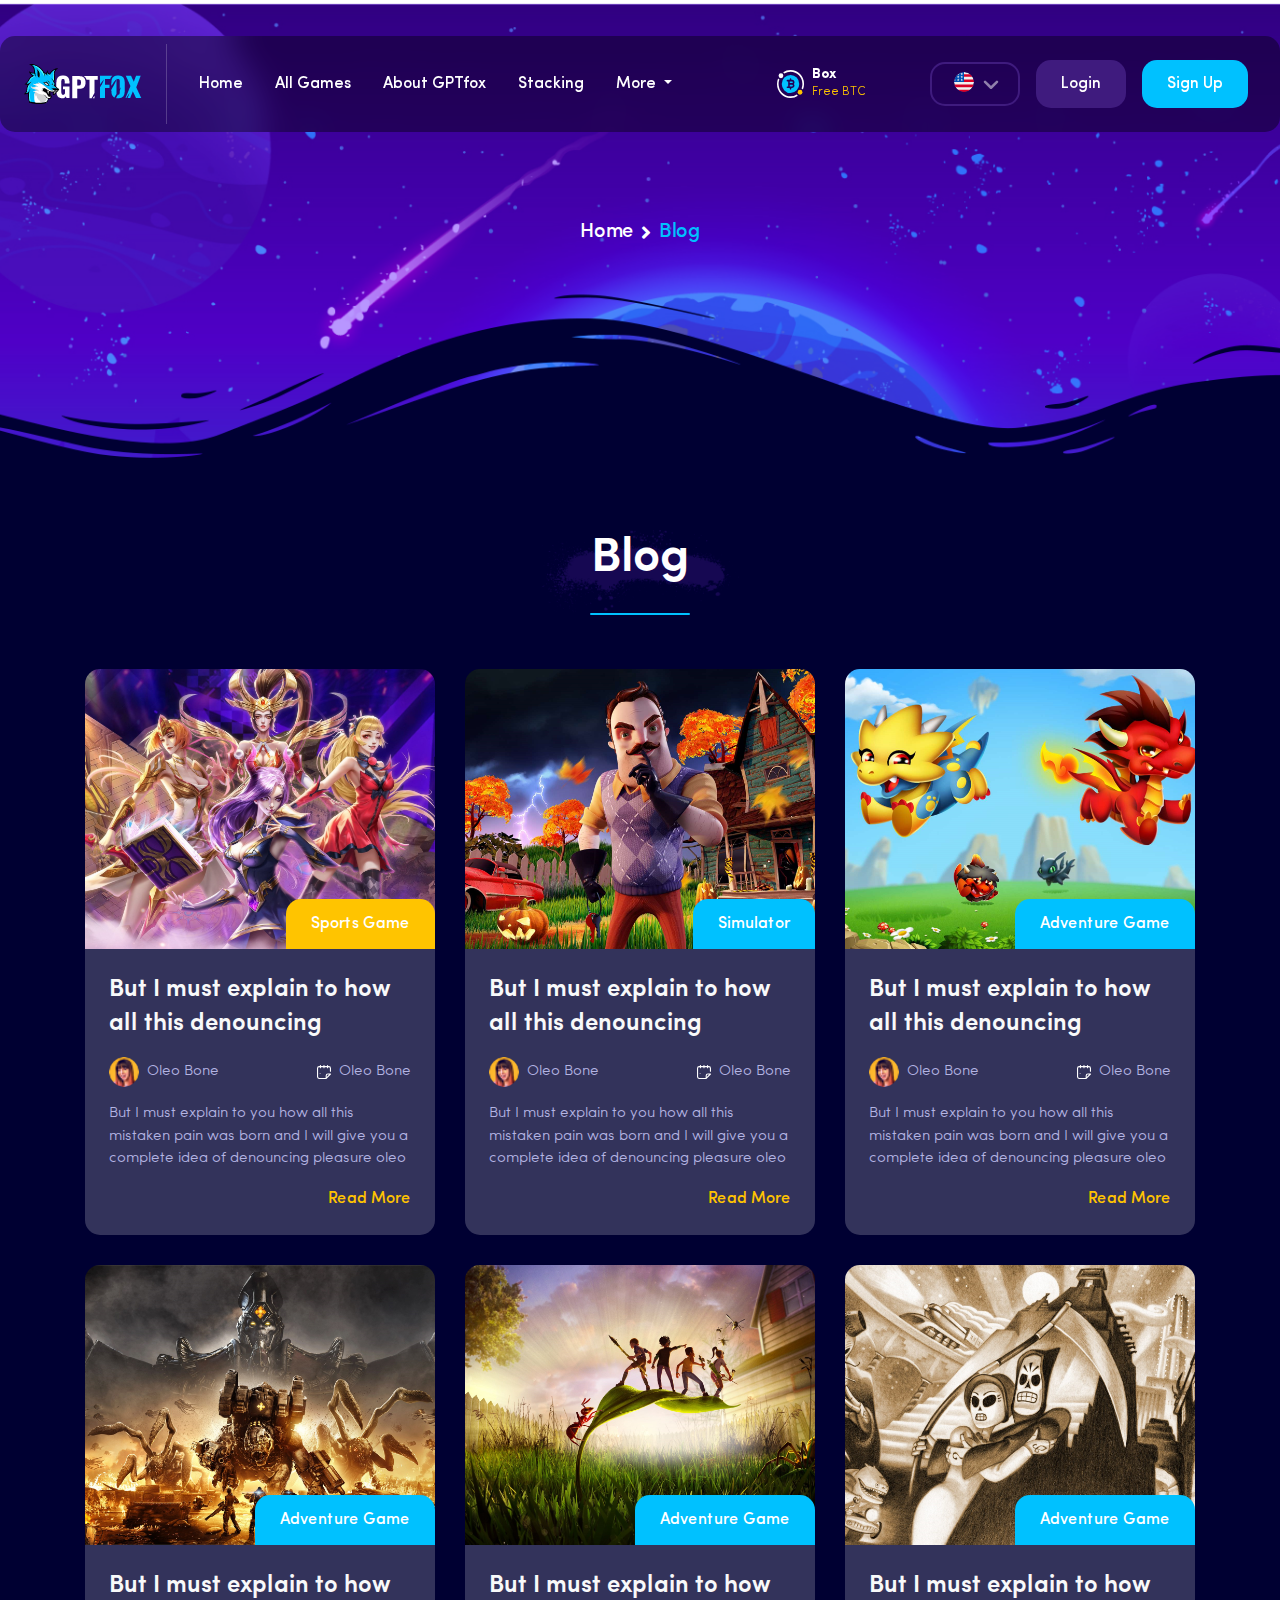
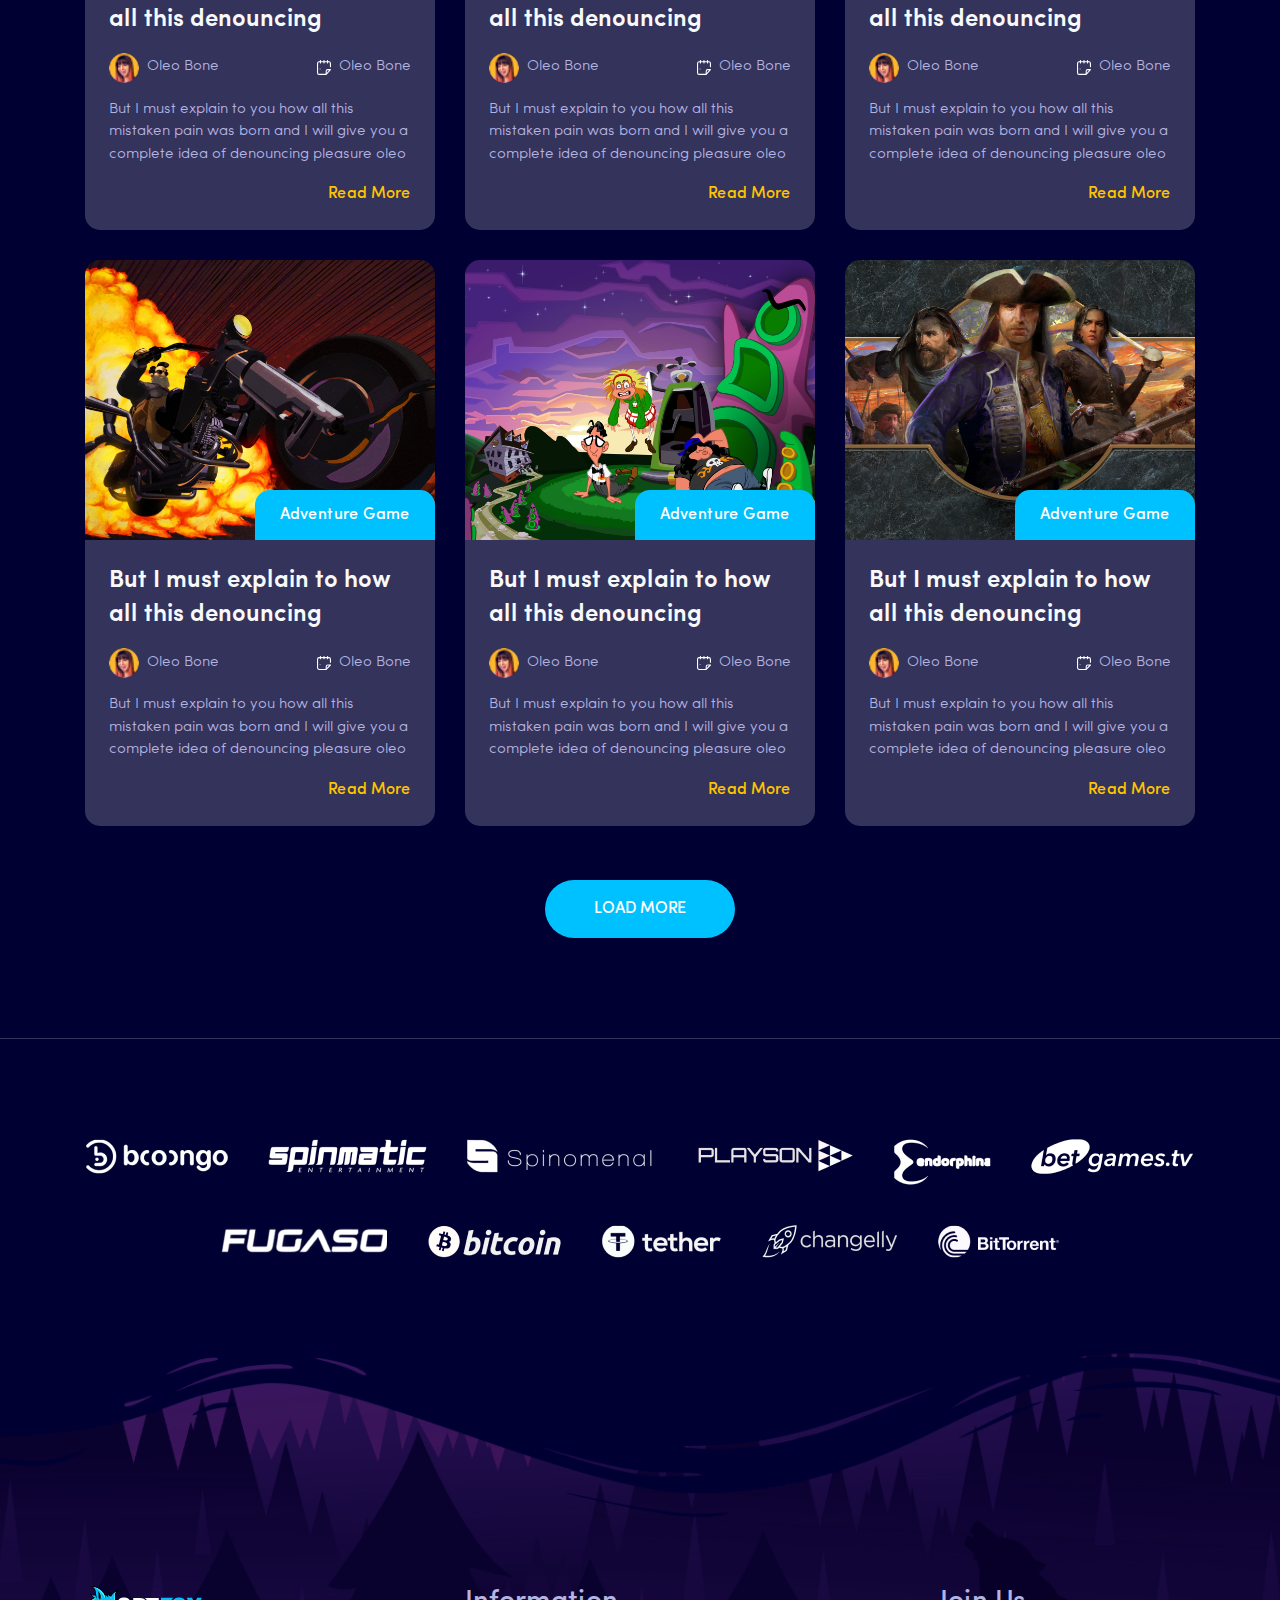
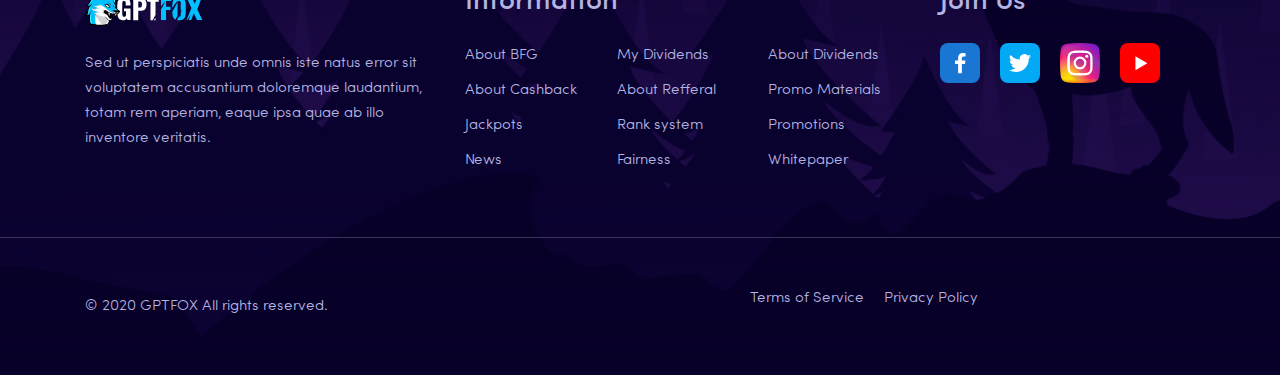
<file: blog.html>
<!DOCTYPE html>
<!--[if lt IE 7]>      <html class="no-js lt-ie9 lt-ie8 lt-ie7"> <![endif]-->
<!--[if IE 7]>         <html class="no-js lt-ie9 lt-ie8" lang="en-US"> <![endif]-->
<!--[if IE 8]>         <html class="no-js lt-ie9" lang="en-US"> <![endif]-->
<!--[if gt IE 8]><!-->
<!--<![endif]-->
<!--[if gte IE 9] <style type="text/css"> .gradient {filter: none;}</style><![endif]-->
<!--[if !IE]><html lang="en"><![endif]-->
<html lang="en-US" class="no-js">

<head>
    <meta charset="UTF-8" />
    <meta http-equiv="X-UA-Compatible" content="IE=edge" />
    <!-- Required meta tags for responsive -->
    <meta name="viewport" content="width=device-width, initial-scale=1, shrink-to-fit=no" />
    <!-- The above 3 meta tags *must* come first in the head; any other head content must come *after* these tags -->
    <!-- Favicon and touch icons -->
    <link rel="icon" type="image/png" sizes="16x16" href="assets/img/favicon/favicon-16x16.png" />
    <meta name="misapplication-TileColor" content="#ffffff" />
    <meta name="theme-color" content="#ffffff" />
    <!-- Twitter Card data -->
    <meta name="twitter:card" content="" />
    <meta name="twitter:site" content="@twitter_username" />
    <meta name="twitter:title" content="" />
    <meta name="twitter:description" content="" />
    <meta name="twitter:image" content="" />
    <!-- Open Graph data -->
    <meta property="og:title" content="" />
    <meta property="og:type" content="article" />
    <meta property="og:url" content="" />
    <meta property="og:image" content="" />
    <meta property="og:description" content="" />
    <meta property="og:site_name" content="R" />
    <meta property="fb:admins" content="Facebook numeric ID" />
    <!-- gmail verification -->
    <meta name="google-site-verification" content="" />
    <!-- Website title -->
    <title>Blog</title>
    <link rel="stylesheet" href="assets/css/all.css" />
    <link rel="stylesheet" href="assets/css/fonts-import.css" />
    <link rel="stylesheet" href="assets/css/normalize.min.css" />
    <link rel="stylesheet" href="assets/css/bootstrap.min.css" />
    <link rel="stylesheet" href="assets/css/select2.min.css" />
    <link rel="stylesheet" href="assets/css/owl.carousel.min.css" />
    <link rel="stylesheet" href="assets/css/owl.theme.default.css" />
    <!-- Main CSS -->
    <link rel="stylesheet" type="text/css" href="assets/css/style.css" />
    <!-- jQuery (necessary for jQuery plugins) -->
    <script src="assets/js/jquery-3.2.1.min.js"></script>
</head>

<body>
    <!-- Main Coding Start Here -->




    <!-- Markup for header -->
    <header class="header">
        <nav class="navbar py-0 py-lg-2 px-4 navbar-expand-lg">
            <a class="navbar-brand pr-4" href="index.html">
                <img src="assets/img/logo.png" alt="" class="img-fluid" />
            </a>
            <button class="navbar-toggler" type="button" data-toggle="collapse" data-target="#navbarSupportedContent"
                aria-controls="navbarSupportedContent" aria-expanded="false" aria-label="Toggle navigation">
                <i class="fas fa-bars text-light"></i>
            </button>

            <div class="collapse navbar-collapse" id="navbarSupportedContent">
                <ul class="navbar-nav navbar-left-panel mr-auto align-items-center">
                    <li class="nav-item active">
                        <a class="nav-link" href="#">Home</a>
                    </li>
                    <li class="nav-item">
                        <a class="nav-link" href="#">All Games</a>
                    </li>
                    <li class="nav-item">
                        <a class="nav-link" href="#">About GPTfox</a>
                    </li>
                    <li class="nav-item">
                        <a class="nav-link" href="#">Stacking</a>
                    </li>
                    <li class="nav-item dropdown">
                        <a class="nav-link dropdown-toggle" href="#" role="button" data-toggle="dropdown"
                            aria-haspopup="true" aria-expanded="false">
                            More
                        </a>
                        <div class="dropdown-menu">
                            <a class="dropdown-item" href="#">Action</a>
                            <a class="dropdown-item" href="#">Another action</a>
                            <div class="dropdown-divider"></div>
                            <a class="dropdown-item" href="#">Something else here</a>
                        </div>
                    </li>
                </ul>
                <ul class="navbar-nav navbar-right-panel align-items-center">
                    <li class="nav-item mr-4">
                        <a class="nav-link bit-coin d-flex align-items-center" href="#">
                            <img src="assets/img/bitcoin.svg" alt="" class="img-fluid mr-2" />
                            <div class="bit-coin-text">
                                <h6 class="mb-0">Box</h6>
                                <p class="mb-0">Free BTC</p>
                            </div>
                        </a>
                    </li>
                    <li class="nav-item">
                        <div class="nav-link px-0">
                            <select class="form-control" id="select-country">
                                <option value="united-states" data-img_src="./assets/img/united-states.png">1</option>
                                <option value="bangladesh" data-img_src="./assets/img/bangladesh-flag.jpg">2</option>
                                <option value="england" data-img_src="./assets/img/england.jpg">3</option>
                            </select>
                        </div>
                    </li>
                    <li class="nav-item">
                        <a class="nav-link btn-auth login" href="#">Login</a>
                    </li>
                    <li class="nav-item">
                        <a class="nav-link btn-auth sign-up" href="#">Sign Up</a>
                    </li>
                </ul>
            </div>
        </nav>
    </header>
    <!--/ Markup for header -->




    <!-- page-banner -->
    <div class="page-banner" style="background-image: url(./assets/img/page-banner.png);">
        <div class="container">
            <div class="page-banner-inner">
                <ol class="breadcrumb">
                    <li class="breadcrumb-item">
                        <a class="black-text" href="#">Home</a>
                        <i class="fa fa-angle-right mx-2" aria-hidden="true"></i>
                    </li>
                    <li class="breadcrumb-item active">Blog</li>
                </ol>
            </div>
        </div>
    </div>
    <!--/ page-banner -->




    <!-- blog -->
    <section class="blog enableLoadMoreEffect section-padding">
        <div class="container">
            <div class="section-head text-center">
                <h3 class="section-title">Blog</h3>
            </div>
            <div class="blog-inner mt-5">
                <div class="row">
                    <div class="col-lg-4 col-md-6">
                        <div class="blog-card text-light">
                            <div class="blog-card-img">
                                <img src="assets/img/blog-1.png" alt="" class="img-fluid" />
                                <a href="#" class="blog-category bg-yellow">Sports Game</a>
                            </div>
                            <div class="blog-card-content px-4 py-4">
                                <h4 class="blog-card-title">But I must explain to how all this denouncing</h4>
                                <ul
                                    class="list-unstyled user-info-who-post d-flex align-items-center justify-content-between my-3">
                                    <li class="d-flex align-items-center">
                                        <img src="assets/img/blog-user.png" alt="" class="blog-user img-fluid mr-2" />
                                        <p class="mb-0">Oleo Bone</p>
                                    </li>
                                    <li class="d-flex align-items-center">
                                        <img src="assets/img/calendar.svg" alt="" class="img-fluid mr-2" />
                                        <p class="mb-0">Oleo Bone</p>
                                    </li>
                                </ul>
                                <p class="blog-desc">
                                    But I must explain to you how all this mistaken pain was born and I will give you a
                                    complete idea of denouncing pleasure oleo
                                </p>
                                <div class="blog-read text-right">
                                    <a href="#" class="d-inline-block blog-read-more"> Read More </a>
                                </div>
                            </div>
                        </div>
                    </div>
                    <div class="col-lg-4 col-md-6">
                        <div class="blog-card text-light">
                            <div class="blog-card-img">
                                <img src="assets/img/blog-2.png" alt="" class="img-fluid" />
                                <a href="#" class="blog-category bg-blue">Simulator</a>
                            </div>
                            <div class="blog-card-content px-4 py-4">
                                <h4 class="blog-card-title">But I must explain to how all this denouncing</h4>
                                <ul
                                    class="list-unstyled user-info-who-post d-flex align-items-center justify-content-between my-3">
                                    <li class="d-flex align-items-center">
                                        <img src="assets/img/blog-user.png" alt="" class="blog-user img-fluid mr-2" />
                                        <p class="mb-0">Oleo Bone</p>
                                    </li>
                                    <li class="d-flex align-items-center">
                                        <img src="assets/img/calendar.svg" alt="" class="img-fluid mr-2" />
                                        <p class="mb-0">Oleo Bone</p>
                                    </li>
                                </ul>
                                <p class="blog-desc">
                                    But I must explain to you how all this mistaken pain was born and I will give you a
                                    complete idea of denouncing pleasure oleo
                                </p>
                                <div class="blog-read text-right">
                                    <a href="#" class="d-inline-block blog-read-more"> Read More </a>
                                </div>
                            </div>
                        </div>
                    </div>
                    <div class="col-lg-4 col-md-6">
                        <div class="blog-card text-light">
                            <div class="blog-card-img">
                                <img src="assets/img/blog-3.png" alt="" class="img-fluid" />
                                <a href="#" class="blog-category bg-blue">Adventure Game</a>
                            </div>
                            <div class="blog-card-content px-4 py-4">
                                <h4 class="blog-card-title">But I must explain to how all this denouncing</h4>
                                <ul
                                    class="list-unstyled user-info-who-post d-flex align-items-center justify-content-between my-3">
                                    <li class="d-flex align-items-center">
                                        <img src="assets/img/blog-user.png" alt="" class="blog-user img-fluid mr-2" />
                                        <p class="mb-0">Oleo Bone</p>
                                    </li>
                                    <li class="d-flex align-items-center">
                                        <img src="assets/img/calendar.svg" alt="" class="img-fluid mr-2" />
                                        <p class="mb-0">Oleo Bone</p>
                                    </li>
                                </ul>
                                <p class="blog-desc">
                                    But I must explain to you how all this mistaken pain was born and I will give you a
                                    complete idea of denouncing pleasure oleo
                                </p>
                                <div class="blog-read text-right">
                                    <a href="#" class="d-inline-block blog-read-more"> Read More </a>
                                </div>
                            </div>
                        </div>
                    </div>
                    <div class="col-lg-4 col-md-6">
                        <div class="blog-card text-light">
                            <div class="blog-card-img">
                                <img src="assets/img/blog-4.png" alt="" class="img-fluid" />
                                <a href="#" class="blog-category bg-blue">Adventure Game</a>
                            </div>
                            <div class="blog-card-content px-4 py-4">
                                <h4 class="blog-card-title">But I must explain to how all this denouncing</h4>
                                <ul
                                    class="list-unstyled user-info-who-post d-flex align-items-center justify-content-between my-3">
                                    <li class="d-flex align-items-center">
                                        <img src="assets/img/blog-user.png" alt="" class="blog-user img-fluid mr-2" />
                                        <p class="mb-0">Oleo Bone</p>
                                    </li>
                                    <li class="d-flex align-items-center">
                                        <img src="assets/img/calendar.svg" alt="" class="img-fluid mr-2" />
                                        <p class="mb-0">Oleo Bone</p>
                                    </li>
                                </ul>
                                <p class="blog-desc">
                                    But I must explain to you how all this mistaken pain was born and I will give you a
                                    complete idea of denouncing pleasure oleo
                                </p>
                                <div class="blog-read text-right">
                                    <a href="#" class="d-inline-block blog-read-more"> Read More </a>
                                </div>
                            </div>
                        </div>
                    </div>
                    <div class="col-lg-4 col-md-6">
                        <div class="blog-card text-light">
                            <div class="blog-card-img">
                                <img src="assets/img/blog-5.png" alt="" class="img-fluid" />
                                <a href="#" class="blog-category bg-blue">Adventure Game</a>
                            </div>
                            <div class="blog-card-content px-4 py-4">
                                <h4 class="blog-card-title">But I must explain to how all this denouncing</h4>
                                <ul
                                    class="list-unstyled user-info-who-post d-flex align-items-center justify-content-between my-3">
                                    <li class="d-flex align-items-center">
                                        <img src="assets/img/blog-user.png" alt="" class="blog-user img-fluid mr-2" />
                                        <p class="mb-0">Oleo Bone</p>
                                    </li>
                                    <li class="d-flex align-items-center">
                                        <img src="assets/img/calendar.svg" alt="" class="img-fluid mr-2" />
                                        <p class="mb-0">Oleo Bone</p>
                                    </li>
                                </ul>
                                <p class="blog-desc">
                                    But I must explain to you how all this mistaken pain was born and I will give you a
                                    complete idea of denouncing pleasure oleo
                                </p>
                                <div class="blog-read text-right">
                                    <a href="#" class="d-inline-block blog-read-more"> Read More </a>
                                </div>
                            </div>
                        </div>
                    </div>
                    <div class="col-lg-4 col-md-6">
                        <div class="blog-card text-light">
                            <div class="blog-card-img">
                                <img src="assets/img/blog-6.png" alt="" class="img-fluid" />
                                <a href="#" class="blog-category bg-blue">Adventure Game</a>
                            </div>
                            <div class="blog-card-content px-4 py-4">
                                <h4 class="blog-card-title">But I must explain to how all this denouncing</h4>
                                <ul
                                    class="list-unstyled user-info-who-post d-flex align-items-center justify-content-between my-3">
                                    <li class="d-flex align-items-center">
                                        <img src="assets/img/blog-user.png" alt="" class="blog-user img-fluid mr-2" />
                                        <p class="mb-0">Oleo Bone</p>
                                    </li>
                                    <li class="d-flex align-items-center">
                                        <img src="assets/img/calendar.svg" alt="" class="img-fluid mr-2" />
                                        <p class="mb-0">Oleo Bone</p>
                                    </li>
                                </ul>
                                <p class="blog-desc">
                                    But I must explain to you how all this mistaken pain was born and I will give you a
                                    complete idea of denouncing pleasure oleo
                                </p>
                                <div class="blog-read text-right">
                                    <a href="#" class="d-inline-block blog-read-more"> Read More </a>
                                </div>
                            </div>
                        </div>
                    </div>
                    <div class="col-lg-4 col-md-6">
                        <div class="blog-card text-light">
                            <div class="blog-card-img">
                                <img src="assets/img/blog-7.png" alt="" class="img-fluid" />
                                <a href="#" class="blog-category bg-blue">Adventure Game</a>
                            </div>
                            <div class="blog-card-content px-4 py-4">
                                <h4 class="blog-card-title">But I must explain to how all this denouncing</h4>
                                <ul
                                    class="list-unstyled user-info-who-post d-flex align-items-center justify-content-between my-3">
                                    <li class="d-flex align-items-center">
                                        <img src="assets/img/blog-user.png" alt="" class="blog-user img-fluid mr-2" />
                                        <p class="mb-0">Oleo Bone</p>
                                    </li>
                                    <li class="d-flex align-items-center">
                                        <img src="assets/img/calendar.svg" alt="" class="img-fluid mr-2" />
                                        <p class="mb-0">Oleo Bone</p>
                                    </li>
                                </ul>
                                <p class="blog-desc">
                                    But I must explain to you how all this mistaken pain was born and I will give you a
                                    complete idea of denouncing pleasure oleo
                                </p>
                                <div class="blog-read text-right">
                                    <a href="#" class="d-inline-block blog-read-more"> Read More </a>
                                </div>
                            </div>
                        </div>
                    </div>
                    <div class="col-lg-4 col-md-6">
                        <div class="blog-card text-light">
                            <div class="blog-card-img">
                                <img src="assets/img/blog-8.png" alt="" class="img-fluid" />
                                <a href="#" class="blog-category bg-blue">Adventure Game</a>
                            </div>
                            <div class="blog-card-content px-4 py-4">
                                <h4 class="blog-card-title">But I must explain to how all this denouncing</h4>
                                <ul
                                    class="list-unstyled user-info-who-post d-flex align-items-center justify-content-between my-3">
                                    <li class="d-flex align-items-center">
                                        <img src="assets/img/blog-user.png" alt="" class="blog-user img-fluid mr-2" />
                                        <p class="mb-0">Oleo Bone</p>
                                    </li>
                                    <li class="d-flex align-items-center">
                                        <img src="assets/img/calendar.svg" alt="" class="img-fluid mr-2" />
                                        <p class="mb-0">Oleo Bone</p>
                                    </li>
                                </ul>
                                <p class="blog-desc">
                                    But I must explain to you how all this mistaken pain was born and I will give you a
                                    complete idea of denouncing pleasure oleo
                                </p>
                                <div class="blog-read text-right">
                                    <a href="#" class="d-inline-block blog-read-more"> Read More </a>
                                </div>
                            </div>
                        </div>
                    </div>
                    <div class="col-lg-4 col-md-6">
                        <div class="blog-card text-light">
                            <div class="blog-card-img">
                                <img src="assets/img/blog-9.png" alt="" class="img-fluid" />
                                <a href="#" class="blog-category bg-blue">Adventure Game</a>
                            </div>
                            <div class="blog-card-content px-4 py-4">
                                <h4 class="blog-card-title">But I must explain to how all this denouncing</h4>
                                <ul
                                    class="list-unstyled user-info-who-post d-flex align-items-center justify-content-between my-3">
                                    <li class="d-flex align-items-center">
                                        <img src="assets/img/blog-user.png" alt="" class="blog-user img-fluid mr-2" />
                                        <p class="mb-0">Oleo Bone</p>
                                    </li>
                                    <li class="d-flex align-items-center">
                                        <img src="assets/img/calendar.svg" alt="" class="img-fluid mr-2" />
                                        <p class="mb-0">Oleo Bone</p>
                                    </li>
                                </ul>
                                <p class="blog-desc">
                                    But I must explain to you how all this mistaken pain was born and I will give you a
                                    complete idea of denouncing pleasure oleo
                                </p>
                                <div class="blog-read text-right">
                                    <a href="#" class="d-inline-block blog-read-more"> Read More </a>
                                </div>
                            </div>
                        </div>
                    </div>
                    <div class="col-lg-4 col-md-6">
                        <div class="blog-card text-light">
                            <div class="blog-card-img">
                                <img src="assets/img/blog-6.png" alt="" class="img-fluid" />
                                <a href="#" class="blog-category bg-blue">Adventure Game</a>
                            </div>
                            <div class="blog-card-content px-4 py-4">
                                <h4 class="blog-card-title">But I must explain to how all this denouncing</h4>
                                <ul
                                    class="list-unstyled user-info-who-post d-flex align-items-center justify-content-between my-3">
                                    <li class="d-flex align-items-center">
                                        <img src="assets/img/blog-user.png" alt="" class="blog-user img-fluid mr-2" />
                                        <p class="mb-0">Oleo Bone</p>
                                    </li>
                                    <li class="d-flex align-items-center">
                                        <img src="assets/img/calendar.svg" alt="" class="img-fluid mr-2" />
                                        <p class="mb-0">Oleo Bone</p>
                                    </li>
                                </ul>
                                <p class="blog-desc">
                                    But I must explain to you how all this mistaken pain was born and I will give you a
                                    complete idea of denouncing pleasure oleo
                                </p>
                                <div class="blog-read text-right">
                                    <a href="#" class="d-inline-block blog-read-more"> Read More </a>
                                </div>
                            </div>
                        </div>
                    </div>
                    <div class="col-lg-4 col-md-6">
                        <div class="blog-card text-light">
                            <div class="blog-card-img">
                                <img src="assets/img/blog-7.png" alt="" class="img-fluid" />
                                <a href="#" class="blog-category bg-blue">Adventure Game</a>
                            </div>
                            <div class="blog-card-content px-4 py-4">
                                <h4 class="blog-card-title">But I must explain to how all this denouncing</h4>
                                <ul
                                    class="list-unstyled user-info-who-post d-flex align-items-center justify-content-between my-3">
                                    <li class="d-flex align-items-center">
                                        <img src="assets/img/blog-user.png" alt="" class="blog-user img-fluid mr-2" />
                                        <p class="mb-0">Oleo Bone</p>
                                    </li>
                                    <li class="d-flex align-items-center">
                                        <img src="assets/img/calendar.svg" alt="" class="img-fluid mr-2" />
                                        <p class="mb-0">Oleo Bone</p>
                                    </li>
                                </ul>
                                <p class="blog-desc">
                                    But I must explain to you how all this mistaken pain was born and I will give you a
                                    complete idea of denouncing pleasure oleo
                                </p>
                                <div class="blog-read text-right">
                                    <a href="#" class="d-inline-block blog-read-more"> Read More </a>
                                </div>
                            </div>
                        </div>
                    </div>
                    <div class="col-lg-4 col-md-6">
                        <div class="blog-card text-light">
                            <div class="blog-card-img">
                                <img src="assets/img/blog-8.png" alt="" class="img-fluid" />
                                <a href="#" class="blog-category bg-blue">Adventure Game</a>
                            </div>
                            <div class="blog-card-content px-4 py-4">
                                <h4 class="blog-card-title">But I must explain to how all this denouncing</h4>
                                <ul
                                    class="list-unstyled user-info-who-post d-flex align-items-center justify-content-between my-3">
                                    <li class="d-flex align-items-center">
                                        <img src="assets/img/blog-user.png" alt="" class="blog-user img-fluid mr-2" />
                                        <p class="mb-0">Oleo Bone</p>
                                    </li>
                                    <li class="d-flex align-items-center">
                                        <img src="assets/img/calendar.svg" alt="" class="img-fluid mr-2" />
                                        <p class="mb-0">Oleo Bone</p>
                                    </li>
                                </ul>
                                <p class="blog-desc">
                                    But I must explain to you how all this mistaken pain was born and I will give you a
                                    complete idea of denouncing pleasure oleo
                                </p>
                                <div class="blog-read text-right">
                                    <a href="#" class="d-inline-block blog-read-more"> Read More </a>
                                </div>
                            </div>
                        </div>
                    </div>
                    <div class="col-lg-4 col-md-6">
                        <div class="blog-card text-light">
                            <div class="blog-card-img">
                                <img src="assets/img/blog-6.png" alt="" class="img-fluid" />
                                <a href="#" class="blog-category bg-blue">Adventure Game</a>
                            </div>
                            <div class="blog-card-content px-4 py-4">
                                <h4 class="blog-card-title">But I must explain to how all this denouncing</h4>
                                <ul
                                    class="list-unstyled user-info-who-post d-flex align-items-center justify-content-between my-3">
                                    <li class="d-flex align-items-center">
                                        <img src="assets/img/blog-user.png" alt="" class="blog-user img-fluid mr-2" />
                                        <p class="mb-0">Oleo Bone</p>
                                    </li>
                                    <li class="d-flex align-items-center">
                                        <img src="assets/img/calendar.svg" alt="" class="img-fluid mr-2" />
                                        <p class="mb-0">Oleo Bone</p>
                                    </li>
                                </ul>
                                <p class="blog-desc">
                                    But I must explain to you how all this mistaken pain was born and I will give you a
                                    complete idea of denouncing pleasure oleo
                                </p>
                                <div class="blog-read text-right">
                                    <a href="#" class="d-inline-block blog-read-more"> Read More </a>
                                </div>
                            </div>
                        </div>
                    </div>
                    <div class="col-lg-4 col-md-6">
                        <div class="blog-card text-light">
                            <div class="blog-card-img">
                                <img src="assets/img/blog-7.png" alt="" class="img-fluid" />
                                <a href="#" class="blog-category bg-blue">Adventure Game</a>
                            </div>
                            <div class="blog-card-content px-4 py-4">
                                <h4 class="blog-card-title">But I must explain to how all this denouncing</h4>
                                <ul
                                    class="list-unstyled user-info-who-post d-flex align-items-center justify-content-between my-3">
                                    <li class="d-flex align-items-center">
                                        <img src="assets/img/blog-user.png" alt="" class="blog-user img-fluid mr-2" />
                                        <p class="mb-0">Oleo Bone</p>
                                    </li>
                                    <li class="d-flex align-items-center">
                                        <img src="assets/img/calendar.svg" alt="" class="img-fluid mr-2" />
                                        <p class="mb-0">Oleo Bone</p>
                                    </li>
                                </ul>
                                <p class="blog-desc">
                                    But I must explain to you how all this mistaken pain was born and I will give you a
                                    complete idea of denouncing pleasure oleo
                                </p>
                                <div class="blog-read text-right">
                                    <a href="#" class="d-inline-block blog-read-more"> Read More </a>
                                </div>
                            </div>
                        </div>
                    </div>
                    <div class="col-lg-4 col-md-6">
                        <div class="blog-card text-light">
                            <div class="blog-card-img">
                                <img src="assets/img/blog-8.png" alt="" class="img-fluid" />
                                <a href="#" class="blog-category bg-blue">Adventure Game</a>
                            </div>
                            <div class="blog-card-content px-4 py-4">
                                <h4 class="blog-card-title">But I must explain to how all this denouncing</h4>
                                <ul
                                    class="list-unstyled user-info-who-post d-flex align-items-center justify-content-between my-3">
                                    <li class="d-flex align-items-center">
                                        <img src="assets/img/blog-user.png" alt="" class="blog-user img-fluid mr-2" />
                                        <p class="mb-0">Oleo Bone</p>
                                    </li>
                                    <li class="d-flex align-items-center">
                                        <img src="assets/img/calendar.svg" alt="" class="img-fluid mr-2" />
                                        <p class="mb-0">Oleo Bone</p>
                                    </li>
                                </ul>
                                <p class="blog-desc">
                                    But I must explain to you how all this mistaken pain was born and I will give you a
                                    complete idea of denouncing pleasure oleo
                                </p>
                                <div class="blog-read text-right">
                                    <a href="#" class="d-inline-block blog-read-more"> Read More </a>
                                </div>
                            </div>
                        </div>
                    </div>
                </div>
                <div class="loadMore text-center mt-4">
                    <button type="button" id="loadMore" class="btn btn-gpt py-3 px-5 text-uppercase">Load More</button>
                </div>
            </div>
        </div>
    </section>
    <!-- blog -->




    <!-- our-clients -->
    <div class="our-clients section-padding">
        <div class="container">
            <div class="client-grids">
                <div class="client-grid-item">
                    <img src="assets/img/bcongo.png" alt="" class="img-fluid" />
                </div>
                <div class="client-grid-item">
                    <img src="assets/img/cl-1.png" alt="" class="img-fluid" />
                </div>
                <div class="client-grid-item">
                    <img src="assets/img/cl-2.png" alt="" class="img-fluid" />
                </div>
                <div class="client-grid-item">
                    <img src="assets/img/cl-3.png" alt="" class="img-fluid" />
                </div>
                <div class="client-grid-item">
                    <img src="assets/img/cl-4.png" alt="" class="img-fluid" />
                </div>
                <div class="client-grid-item">
                    <img src="assets/img/cl-5.png" alt="" class="img-fluid" />
                </div>
                <div class="client-grid-item">
                    <img src="assets/img/cl-6.png" alt="" class="img-fluid" />
                </div>
                <div class="client-grid-item">
                    <img src="assets/img/cl-7.png" alt="" class="img-fluid" />
                </div>
                <div class="client-grid-item">
                    <img src="assets/img/cl-8.png" alt="" class="img-fluid" />
                </div>
                <div class="client-grid-item">
                    <img src="assets/img/cl-9.png" alt="" class="img-fluid" />
                </div>
                <div class="client-grid-item">
                    <img src="assets/img/cl-10.png" alt="" class="img-fluid" />
                </div>
            </div>
        </div>
    </div>
    <!-- our-clients -->





    <!-- footer -->
    <footer class="footer" style="background-image : url(./assets/img/footer-bg.png)">
        <div class="footer-top py-5 text-center text-lg-left">
            <div class="container">
                <div class="row">
                    <div class="col-lg-4">
                        <div class="footer-box mb-4 mb-lg-0">
                            <div class="footer-title mb-4">
                                <a href="#">
                                    <img src="assets/img/logo.png" alt="" class="img-fluid" />
                                </a>
                            </div>
                            <p class="about-gpt">
                                Sed ut perspiciatis unde omnis iste natus error sit voluptatem accusantium
                                doloremque
                                laudantium, totam rem aperiam, eaque ipsa quae ab illo inventore veritatis.
                            </p>
                        </div>
                    </div>
                    <div class="col-lg-5">
                        <div class="footer-box mb-4 mb-lg-0">
                            <h3 class="footer-title mb-4">
                                Information
                            </h3>
                            <ul class="list-unstyled information-list">
                                <li><a href="#">About BFG</a></li>
                                <li><a href="#">My Dividends</a></li>
                                <li><a href="#">About Dividends</a></li>
                                <li><a href="#">About Cashback</a></li>
                                <li><a href="#">About Refferal</a></li>
                                <li><a href="#">Promo Materials</a></li>
                                <li><a href="#">Jackpots</a></li>
                                <li><a href="#">Rank system</a></li>
                                <li><a href="#">Promotions</a></li>
                                <li><a href="#">News</a></li>
                                <li><a href="#">Fairness</a></li>
                                <li><a href="#">Whitepaper</a></li>
                            </ul>
                        </div>
                    </div>
                    <div class="col-lg-3">
                        <div class="footer-box mb-3">
                            <h3 class="footer-title mb-4">
                                Join Us
                            </h3>
                            <ul
                                class="list-unstyled social-icon d-flex align-items-center justify-content-center justify-content-lg-start">
                                <li><a href="#"><img src="assets/img/facebook.svg" alt="" class="img-fluid" /></a>
                                </li>
                                <li><a href="#"><img src="assets/img/twitter.svg" alt="" class="img-fluid" /></a>
                                </li>
                                <li><a href="#"><img src="assets/img/instagram.svg" alt="" class="img-fluid" /></a>
                                </li>
                                <li><a href="#"><img src="assets/img/youtube.svg" alt="" class="img-fluid" /></a>
                                </li>
                            </ul>
                        </div>
                    </div>
                </div>
            </div>
        </div>
        <div class="footer-bottom py-5">
            <div class="container">
                <div class="footer-bottom-grids text-center text-lg-left">
                    <div class="row align-items-center">
                        <div class="col-lg-7">
                            <p class="mb-3 mb-lg-0"> &#169; 2020 GPTFOX All rights reserved.</p>
                        </div>
                        <div class="col-lg-5">
                            <ul
                                class="list-unstyled terms-list d-flex align-items-center justify-content-center justify-content-lg-start">
                                <li><a href="#">Terms of Service</a></li>
                                <li><a href="#">Privacy Policy</a></li>
                            </ul>
                        </div>
                    </div>
                </div>
            </div>
        </div>
    </footer>
    <!-- footer -->



    <!-- Main Coding End -->
    <!-- Include all compiled plugins (below), or include individual files as needed -->
    <script src="assets/js/bootstrap.bundle.min.js"></script>
    <script src="assets/js/select2.min.js"></script>
    <script src="assets/js/owl.carousel.min.js"></script>
    <script src="assets/js/petty-filter.js"></script>
    <!-- Script JS -->
    <script src="assets/js/script.js"></script>
</body>

</html>
</file>
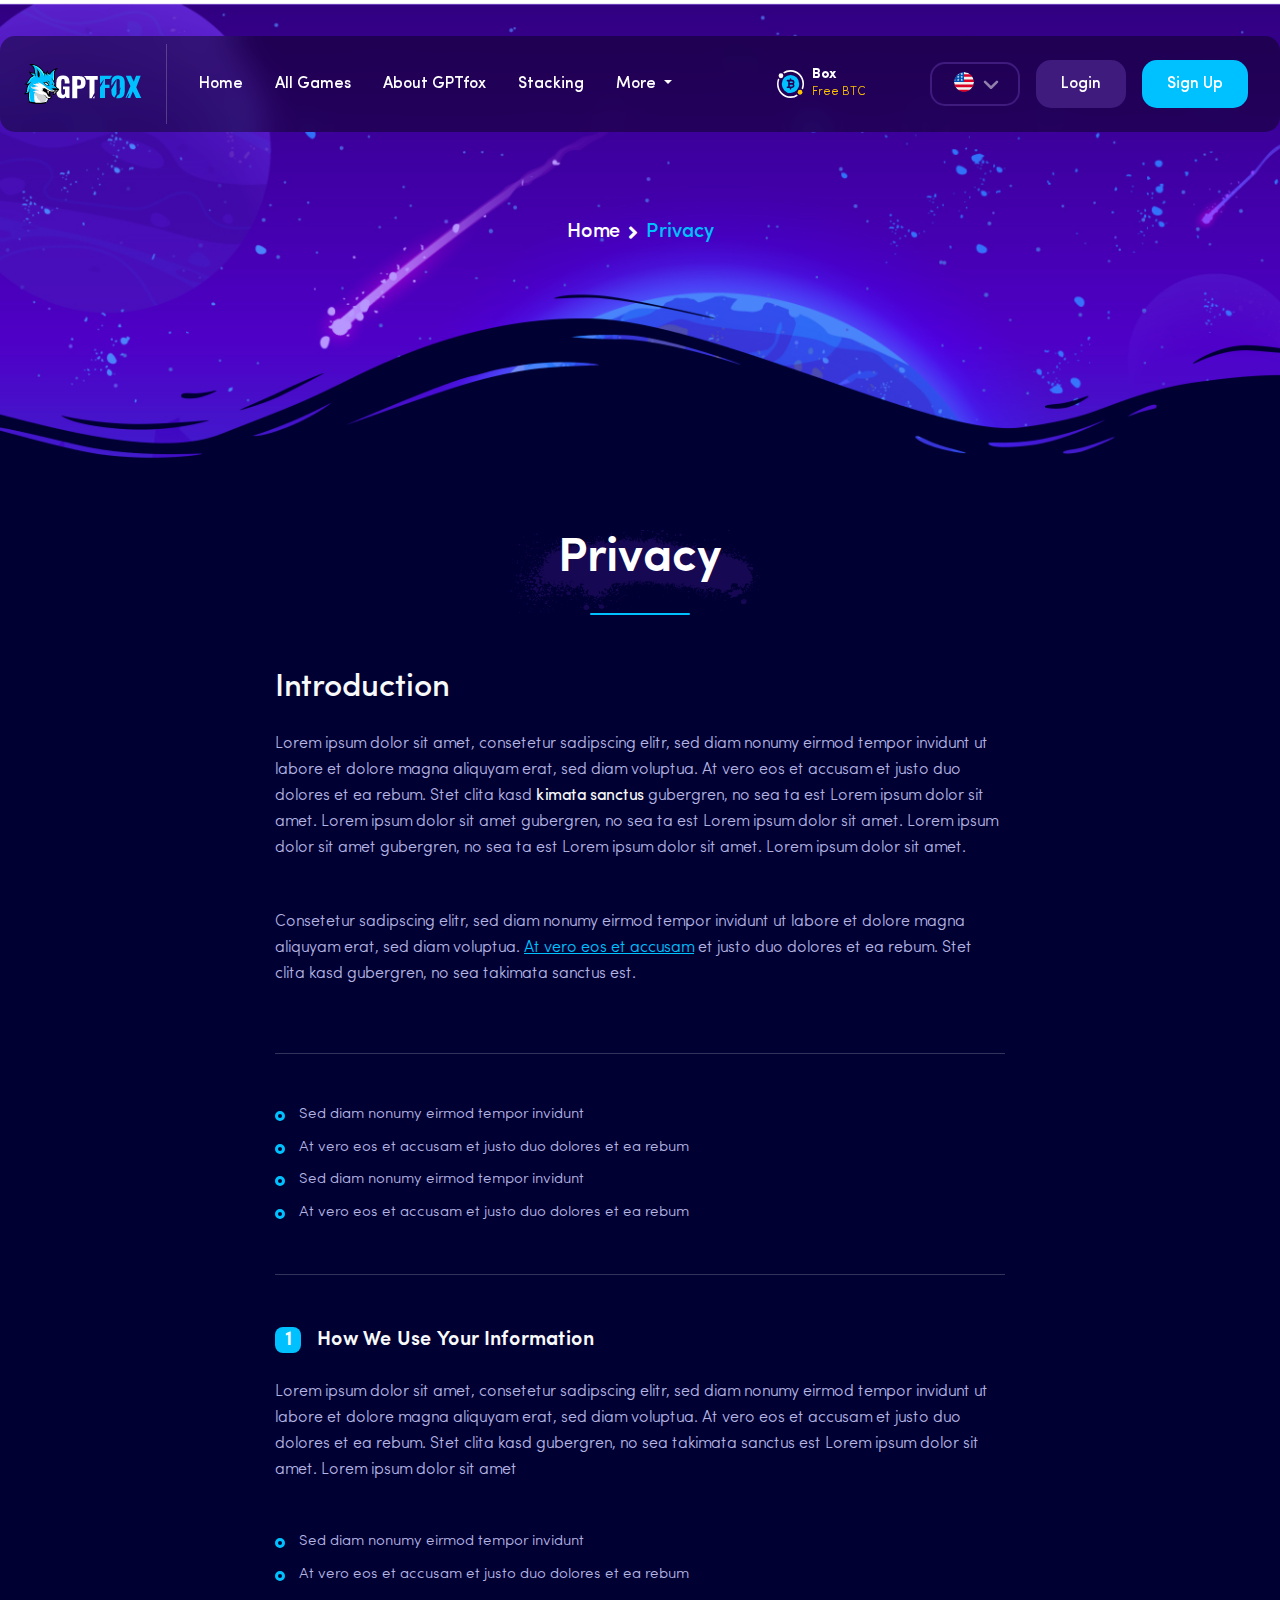
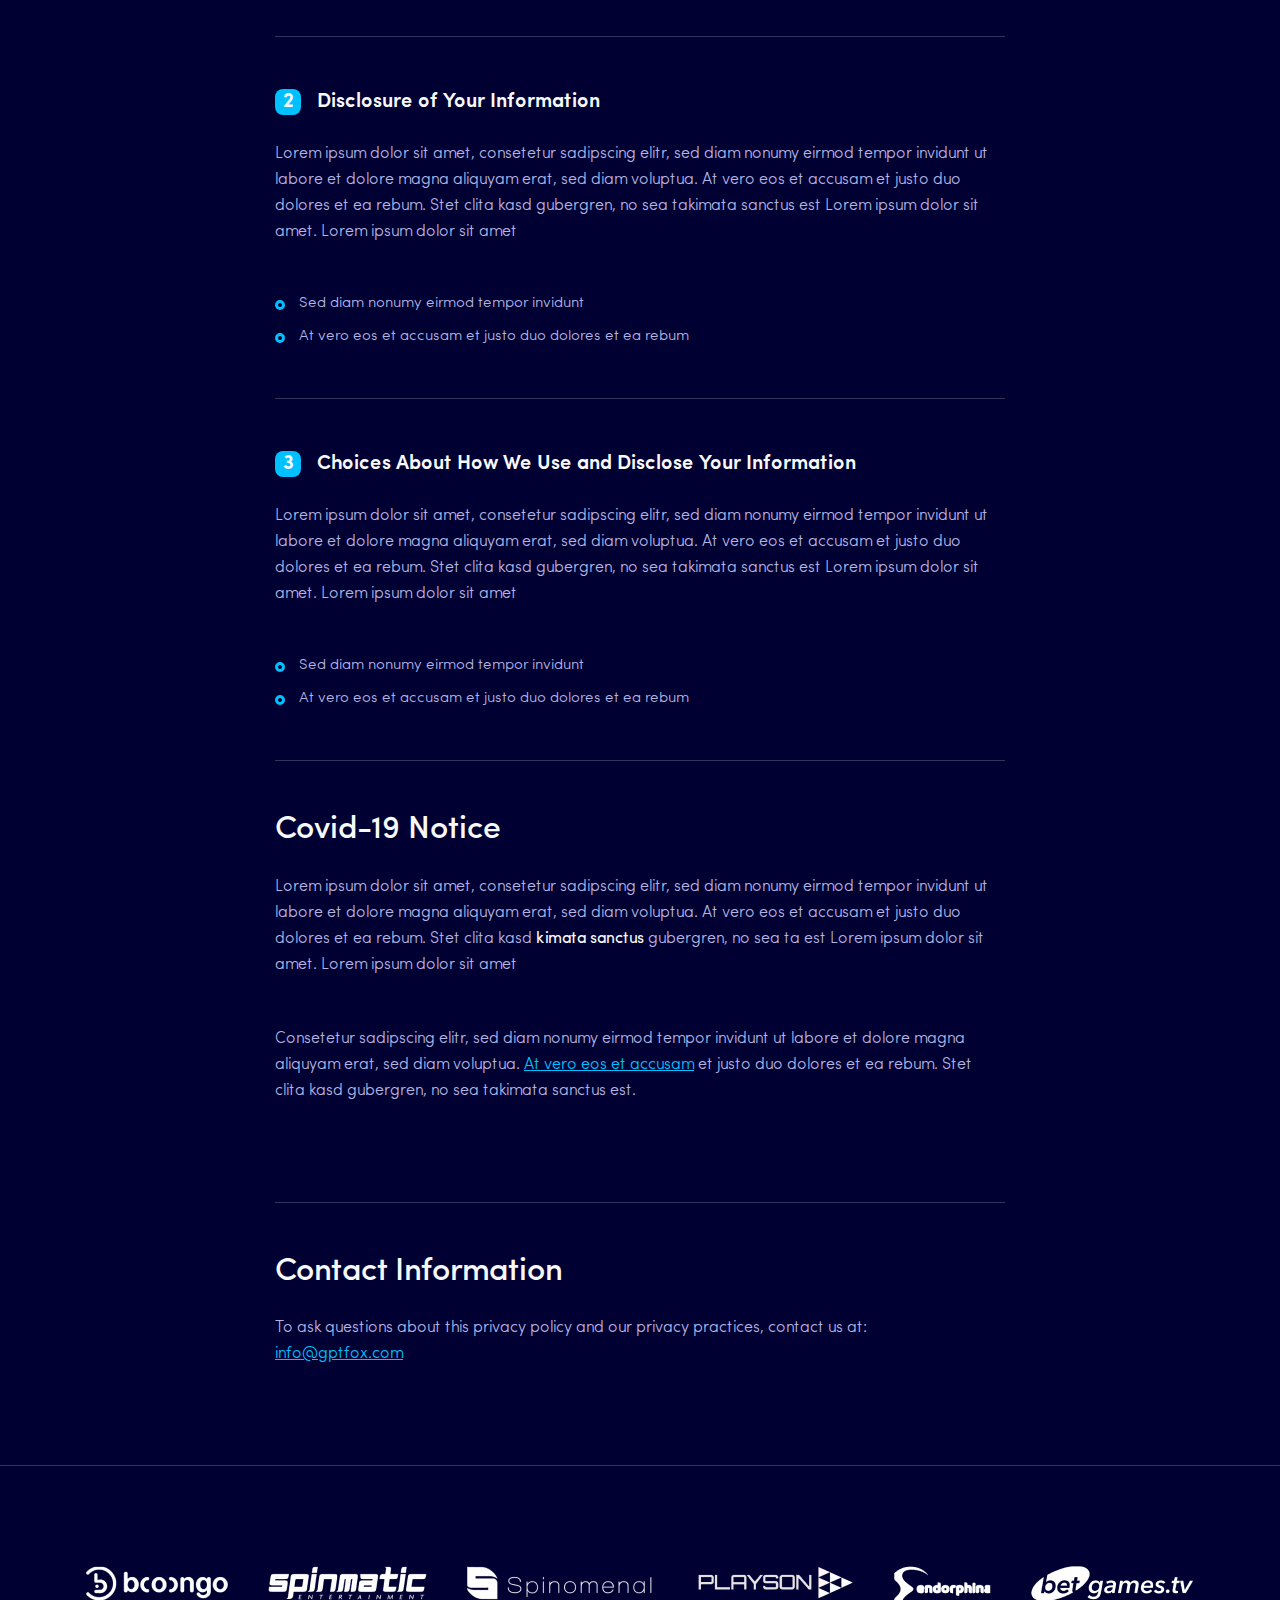
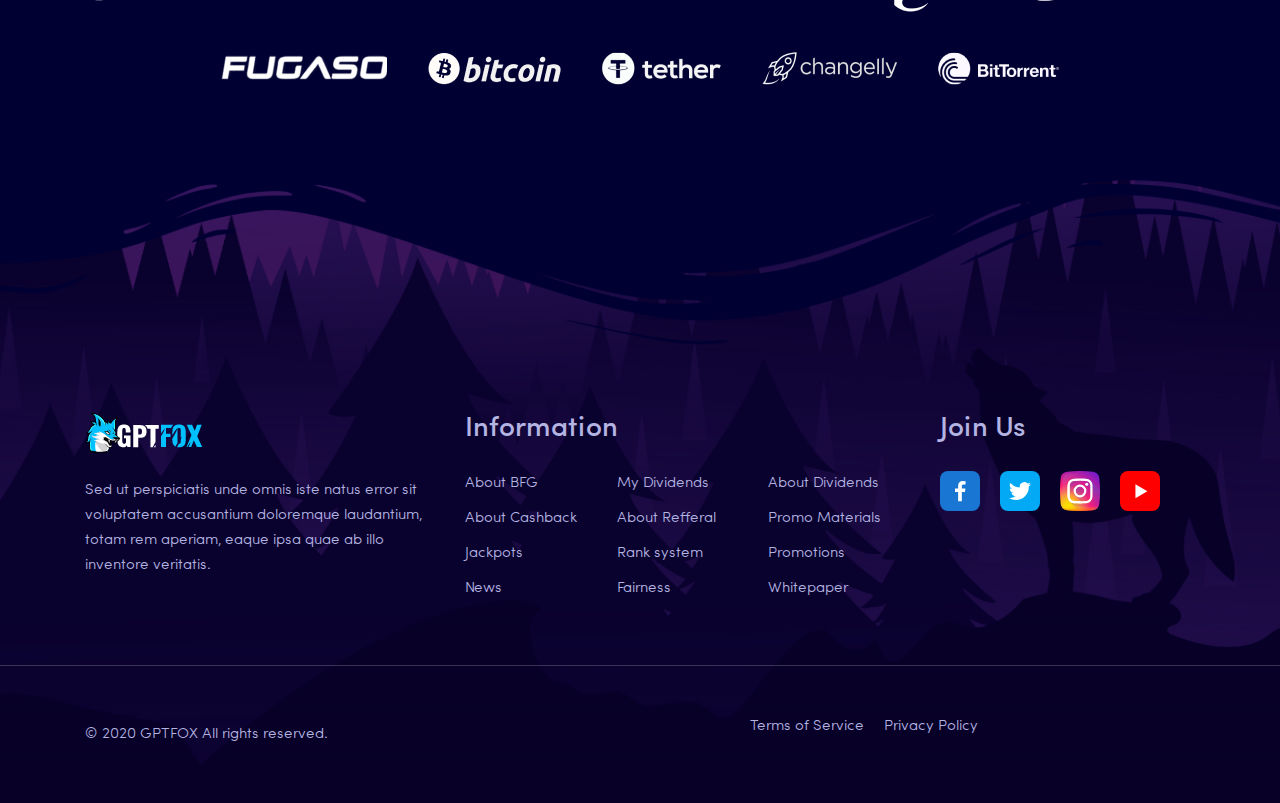
<file: privacy.html>
<!DOCTYPE html>
<!--[if lt IE 7]>      <html class="no-js lt-ie9 lt-ie8 lt-ie7"> <![endif]-->
<!--[if IE 7]>         <html class="no-js lt-ie9 lt-ie8" lang="en-US"> <![endif]-->
<!--[if IE 8]>         <html class="no-js lt-ie9" lang="en-US"> <![endif]-->
<!--[if gt IE 8]><!-->
<!--<![endif]-->
<!--[if gte IE 9] <style type="text/css"> .gradient {filter: none;}</style><![endif]-->
<!--[if !IE]><html lang="en"><![endif]-->
<html lang="en-US" class="no-js">

<head>
    <meta charset="UTF-8" />
    <meta http-equiv="X-UA-Compatible" content="IE=edge" />
    <!-- Required meta tags for responsive -->
    <meta name="viewport" content="width=device-width, initial-scale=1, shrink-to-fit=no" />
    <!-- The above 3 meta tags *must* come first in the head; any other head content must come *after* these tags -->
    <!-- Favicon and touch icons -->
    <link rel="icon" type="image/png" sizes="16x16" href="assets/img/favicon/favicon-16x16.png" />
    <meta name="misapplication-TileColor" content="#ffffff" />
    <meta name="theme-color" content="#ffffff" />
    <!-- Twitter Card data -->
    <meta name="twitter:card" content="" />
    <meta name="twitter:site" content="@twitter_username" />
    <meta name="twitter:title" content="" />
    <meta name="twitter:description" content="" />
    <meta name="twitter:image" content="" />
    <!-- Open Graph data -->
    <meta property="og:title" content="" />
    <meta property="og:type" content="article" />
    <meta property="og:url" content="" />
    <meta property="og:image" content="" />
    <meta property="og:description" content="" />
    <meta property="og:site_name" content="R" />
    <meta property="fb:admins" content="Facebook numeric ID" />
    <!-- gmail verification -->
    <meta name="google-site-verification" content="" />
    <!-- Website title -->
    <title>Privacy</title>
    <link rel="stylesheet" href="assets/css/all.css" />
    <link rel="stylesheet" href="assets/css/fonts-import.css" />
    <link rel="stylesheet" href="assets/css/normalize.min.css" />
    <link rel="stylesheet" href="assets/css/bootstrap.min.css" />
    <link rel="stylesheet" href="assets/css/select2.min.css" />
    <link rel="stylesheet"  href="assets/css/owl.carousel.min.css" />
    <link rel="stylesheet" href="assets/css/owl.theme.default.css" />
    <!-- Main CSS -->
    <link rel="stylesheet" type="text/css" href="assets/css/style.css" />
    <!-- jQuery (necessary for jQuery plugins) -->
    <script src="assets/js/jquery-3.2.1.min.js"></script>
</head>

<body>
    <!-- Main Coding Start Here -->




    <!-- Markup for header -->
    <header class="header">
        <nav class="navbar py-0 py-lg-2 px-4 navbar-expand-lg">
            <a class="navbar-brand pr-4" href="index.html">
                <img src="assets/img/logo.png" alt="" class="img-fluid" />
            </a>
            <button class="navbar-toggler" type="button" data-toggle="collapse" data-target="#navbarSupportedContent"
                aria-controls="navbarSupportedContent" aria-expanded="false" aria-label="Toggle navigation">
                <i class="fas fa-bars text-light"></i>
            </button>

            <div class="collapse navbar-collapse" id="navbarSupportedContent">
                <ul class="navbar-nav navbar-left-panel mr-auto align-items-center">
                    <li class="nav-item active">
                        <a class="nav-link" href="#">Home</a>
                    </li>
                    <li class="nav-item">
                        <a class="nav-link" href="#">All Games</a>
                    </li>
                    <li class="nav-item">
                        <a class="nav-link" href="#">About GPTfox</a>
                    </li>
                    <li class="nav-item">
                        <a class="nav-link" href="#">Stacking</a>
                    </li>
                    <li class="nav-item dropdown">
                        <a class="nav-link dropdown-toggle" href="#" role="button" data-toggle="dropdown"
                            aria-haspopup="true" aria-expanded="false">
                            More
                        </a>
                        <div class="dropdown-menu">
                            <a class="dropdown-item" href="#">Action</a>
                            <a class="dropdown-item" href="#">Another action</a>
                            <div class="dropdown-divider"></div>
                            <a class="dropdown-item" href="#">Something else here</a>
                        </div>
                    </li>
                </ul>
                <ul class="navbar-nav navbar-right-panel align-items-center">
                    <li class="nav-item mr-4">
                        <a class="nav-link bit-coin d-flex align-items-center" href="#">
                            <img src="assets/img/bitcoin.svg" alt="" class="img-fluid mr-2" />
                            <div class="bit-coin-text">
                                <h6 class="mb-0">Box</h6>
                                <p class="mb-0">Free BTC</p>
                            </div>
                        </a>
                    </li>
                    <li class="nav-item">
                        <div class="nav-link px-0">
                            <select class="form-control" id="select-country">
                                <option value="united-states" data-img_src="./assets/img/united-states.png">1</option>
                                <option value="bangladesh" data-img_src="./assets/img/bangladesh-flag.jpg">2</option>
                                <option value="england" data-img_src="./assets/img/england.jpg">3</option>
                            </select>
                        </div>
                    </li>
                    <li class="nav-item">
                        <a class="nav-link btn-auth login" href="#">Login</a>
                    </li>
                    <li class="nav-item">
                        <a class="nav-link btn-auth sign-up" href="#">Sign Up</a>
                    </li>
                </ul>
            </div>
        </nav>
    </header>
    <!--/ Markup for header -->



    <!-- page-banner -->
    <div class="page-banner" style="background-image: url(./assets/img/page-banner.png);">
        <div class="container">
            <div class="page-banner-inner">
                <ol class="breadcrumb">
                    <li class="breadcrumb-item">
                        <a class="black-text" href="#">Home</a>
                        <i class="fa fa-angle-right mx-2" aria-hidden="true"></i>
                    </li>
                    <li class="breadcrumb-item active">Privacy</li>
                </ol>
            </div>
        </div>
    </div>
    <!--/ page-banner -->





    <!-- Terms -->
    <section class="terms section-padding">
        <div class="container">
            <div class="section-head text-center">
                <h3 class="section-title">Privacy</h3>
            </div>
            <div class="row mt-5">
                <div class="col-xl-8 offset-xl-2">
                    <ul class="terms-inner list-unstyled text-light">
                        <li class="terms-inner-item">
                            <h2 class="d-flex align-items-center mb-4">
                                Introduction
                            </h2>
                            <p class="terms-inner-item-desc mb-5">
                                Lorem ipsum dolor sit amet, consetetur sadipscing elitr, sed diam nonumy eirmod tempor
                                invidunt ut labore et dolore magna aliquyam erat, sed diam voluptua. At vero eos et
                                accusam et justo duo dolores et ea rebum. Stet clita kasd <strong
                                    class="text-light">kimata sanctus</strong> 
                                    gubergren, no sea ta est Lorem ipsum dolor sit amet. Lorem ipsum dolor sit amet
                                    gubergren, no sea ta est Lorem ipsum dolor sit amet. Lorem ipsum dolor sit amet
                                    gubergren, no sea ta est Lorem ipsum dolor sit amet. Lorem ipsum dolor sit amet.
                            </p>
                            <p class="terms-inner-item-desc">
                                Consetetur sadipscing elitr, sed diam nonumy eirmod tempor invidunt ut labore et dolore
                                magna aliquyam erat, sed diam voluptua. <a href="#" target="_blank"
                                    rel="noopener noreferrer">At vero eos et accusam</a> et justo duo dolores et
                                ea rebum. Stet clita kasd gubergren, no sea takimata sanctus est.
                            </p>
                        </li>
                        <li class="terms-inner-item">
                            <ul class="terms-inner-item-list list-unstyled">
                                <li>Sed diam nonumy eirmod tempor invidunt</li>
                                <li>At vero eos et accusam et justo duo dolores et ea rebum</li>
                                <li>Sed diam nonumy eirmod tempor invidunt</li>
                                <li>At vero eos et accusam et justo duo dolores et ea rebum</li>
                            </ul>
                        </li>
                        <li class="terms-inner-item">
                            <h4 class="terms-inner-item-title d-flex align-items-center mb-4">
                                <span class="numbering-style mr-3">1</span>
                                How We Use Your Information
                            </h4>
                            <p class="terms-inner-item-desc mb-5">
                                Lorem ipsum dolor sit amet, consetetur sadipscing elitr, sed diam nonumy eirmod tempor
                                invidunt ut labore et dolore magna aliquyam erat, sed diam voluptua. At vero eos et
                                accusam et justo duo dolores et ea rebum. Stet clita kasd gubergren, no sea takimata
                                sanctus est Lorem ipsum dolor sit amet. Lorem ipsum dolor sit amet
                            </p>
                            <ul class="terms-inner-item-list list-unstyled">
                                <li>Sed diam nonumy eirmod tempor invidunt</li>
                                <li>At vero eos et accusam et justo duo dolores et ea rebum</li>
                            </ul>
                        </li>
                        <li class="terms-inner-item">
                            <h4 class="terms-inner-item-title d-flex align-items-center mb-4">
                                <span class="numbering-style mr-3">2</span>
                                Disclosure of Your Information
                            </h4>
                            <p class="terms-inner-item-desc mb-5">
                                Lorem ipsum dolor sit amet, consetetur sadipscing elitr, sed diam nonumy eirmod tempor
                                invidunt ut labore et dolore magna aliquyam erat, sed diam voluptua. At vero eos et
                                accusam et justo duo dolores et ea rebum. Stet clita kasd gubergren, no sea takimata
                                sanctus est Lorem ipsum dolor sit amet. Lorem ipsum dolor sit amet
                            </p>
                            <ul class="terms-inner-item-list list-unstyled">
                                <li>Sed diam nonumy eirmod tempor invidunt</li>
                                <li>At vero eos et accusam et justo duo dolores et ea rebum</li>
                            </ul>
                        </li>
                        <li class="terms-inner-item">
                            <h4 class="terms-inner-item-title d-flex align-items-center mb-4">
                                <span class="numbering-style mr-3">3</span>
                                Choices About How We Use and Disclose Your Information
                            </h4>
                            <p class="terms-inner-item-desc mb-5">
                                Lorem ipsum dolor sit amet, consetetur sadipscing elitr, sed diam nonumy eirmod tempor
                                invidunt ut labore et dolore magna aliquyam erat, sed diam voluptua. At vero eos et
                                accusam et justo duo dolores et ea rebum. Stet clita kasd gubergren, no sea takimata
                                sanctus est Lorem ipsum dolor sit amet. Lorem ipsum dolor sit amet
                            </p>
                            <ul class="terms-inner-item-list list-unstyled">
                                <li>Sed diam nonumy eirmod tempor invidunt</li>
                                <li>At vero eos et accusam et justo duo dolores et ea rebum</li>
                            </ul>
                        </li>
                        <li class="terms-inner-item">
                            <h2 class="d-flex align-items-center mb-4">
                                Covid-19 Notice
                            </h2>
                            <p class="terms-inner-item-desc mb-5">
                                Lorem ipsum dolor sit amet, consetetur sadipscing elitr, sed diam nonumy eirmod tempor
                                invidunt ut labore et dolore magna aliquyam erat, sed diam voluptua. At vero eos et
                                accusam et justo duo dolores et ea rebum. Stet clita kasd <strong
                                    class="text-light">kimata
                                    sanctus</strong> gubergren, no sea ta est Lorem ipsum dolor sit amet. Lorem ipsum
                                dolor sit amet
                            </p>
                            <p class="terms-inner-item-desc mb-5">
                                Consetetur sadipscing elitr, sed diam nonumy eirmod tempor invidunt ut labore et dolore
                                magna aliquyam erat, sed diam voluptua. <a href="#" target="_blank"
                                    rel="noopener noreferrer">At vero eos et accusam</a> et justo duo dolores et
                                ea rebum. Stet clita kasd gubergren, no sea takimata sanctus est.
                            </p>
                        </li>
                        <li class="terms-inner-item">
                            <h2 class="d-flex align-items-center mb-4">
                                Contact Information
                            </h2>
                            <p class="terms-inner-item-desc mb-5">
                                To ask questions about this privacy policy and our privacy practices, contact us at: <br/>                           
                                <a href="mailto:info@gptfox.com">info@gptfox.com</a>
                            </p>
                        </li>
                    </ul>
                </div>
            </div>
        </div>
    </section>
    <!-- Terms -->




    <!-- our-clients -->
    <div class="our-clients section-padding">
        <div class="container">
            <div class="client-grids">
                <div class="client-grid-item">
                    <img src="assets/img/bcongo.png" alt="" class="img-fluid" />
                </div>
                <div class="client-grid-item">
                    <img src="assets/img/cl-1.png" alt="" class="img-fluid" />
                </div>
                <div class="client-grid-item">
                    <img src="assets/img/cl-2.png" alt="" class="img-fluid" />
                </div>
                <div class="client-grid-item">
                    <img src="assets/img/cl-3.png" alt="" class="img-fluid" />
                </div>
                <div class="client-grid-item">
                    <img src="assets/img/cl-4.png" alt="" class="img-fluid" />
                </div>
                <div class="client-grid-item">
                    <img src="assets/img/cl-5.png" alt="" class="img-fluid" />
                </div>
                <div class="client-grid-item">
                    <img src="assets/img/cl-6.png" alt="" class="img-fluid" />
                </div>
                <div class="client-grid-item">
                    <img src="assets/img/cl-7.png" alt="" class="img-fluid" />
                </div>
                <div class="client-grid-item">
                    <img src="assets/img/cl-8.png" alt="" class="img-fluid" />
                </div>
                <div class="client-grid-item">
                    <img src="assets/img/cl-9.png" alt="" class="img-fluid" />
                </div>
                <div class="client-grid-item">
                    <img src="assets/img/cl-10.png" alt="" class="img-fluid" />
                </div>
            </div>
        </div>
    </div>
    <!-- our-clients -->





    <!-- footer -->
    <footer class="footer" style="background-image : url(./assets/img/footer-bg.png)">
        <div class="footer-top py-5 text-center text-lg-left">
            <div class="container">
                <div class="row">
                    <div class="col-lg-4">
                        <div class="footer-box mb-4 mb-lg-0">
                            <div class="footer-title mb-4">
                                <a href="#">
                                    <img src="assets/img/logo.png" alt="" class="img-fluid" />
                                </a>
                            </div>
                            <p class="about-gpt">
                                Sed ut perspiciatis unde omnis iste natus error sit voluptatem accusantium doloremque
                                laudantium, totam rem aperiam, eaque ipsa quae ab illo inventore veritatis.
                            </p>
                        </div>
                    </div>
                    <div class="col-lg-5">
                        <div class="footer-box mb-4 mb-lg-0">
                            <h3 class="footer-title mb-4">
                                Information
                            </h3>
                            <ul class="list-unstyled information-list">
                                <li><a href="#">About BFG</a></li>
                                <li><a href="#">My Dividends</a></li>
                                <li><a href="#">About Dividends</a></li>
                                <li><a href="#">About Cashback</a></li>
                                <li><a href="#">About Refferal</a></li>
                                <li><a href="#">Promo Materials</a></li>
                                <li><a href="#">Jackpots</a></li>
                                <li><a href="#">Rank system</a></li>
                                <li><a href="#">Promotions</a></li>
                                <li><a href="#">News</a></li>
                                <li><a href="#">Fairness</a></li>
                                <li><a href="#">Whitepaper</a></li>
                            </ul>
                        </div>
                    </div>
                    <div class="col-lg-3">
                        <div class="footer-box mb-3">
                            <h3 class="footer-title mb-4">
                                Join Us
                            </h3>
                            <ul
                                class="list-unstyled social-icon d-flex align-items-center justify-content-center justify-content-lg-start">
                                <li><a href="#"><img src="assets/img/facebook.svg" alt="" class="img-fluid" /></a></li>
                                <li><a href="#"><img src="assets/img/twitter.svg" alt="" class="img-fluid" /></a></li>
                                <li><a href="#"><img src="assets/img/instagram.svg" alt="" class="img-fluid" /></a></li>
                                <li><a href="#"><img src="assets/img/youtube.svg" alt="" class="img-fluid" /></a></li>
                            </ul>
                        </div>
                    </div>
                </div>
            </div>
        </div>
        <div class="footer-bottom py-5">
            <div class="container">
                <div class="footer-bottom-grids text-center text-lg-left">
                    <div class="row align-items-center">
                        <div class="col-lg-7">
                            <p class="mb-3 mb-lg-0"> &#169; 2020 GPTFOX All rights reserved.</p>
                        </div>
                        <div class="col-lg-5">
                            <ul
                                class="list-unstyled terms-list d-flex align-items-center justify-content-center justify-content-lg-start">
                                <li><a href="#">Terms of Service</a></li>
                                <li><a href="#">Privacy Policy</a></li>
                            </ul>
                        </div>
                    </div>
                </div>
            </div>
        </div>
    </footer>
    <!-- footer -->



    <!-- Main Coding End -->
    <!-- Include all compiled plugins (below), or include individual files as needed -->
    <script src="assets/js/bootstrap.bundle.min.js"></script>
    <script src="assets/js/select2.min.js"></script>
    <script src="assets/js/owl.carousel.min.js"></script>
    <script src="assets/js/petty-filter.js"></script>
    <!-- Script JS -->
    <script src="assets/js/script.js"></script>
</body>

</html>
</file>
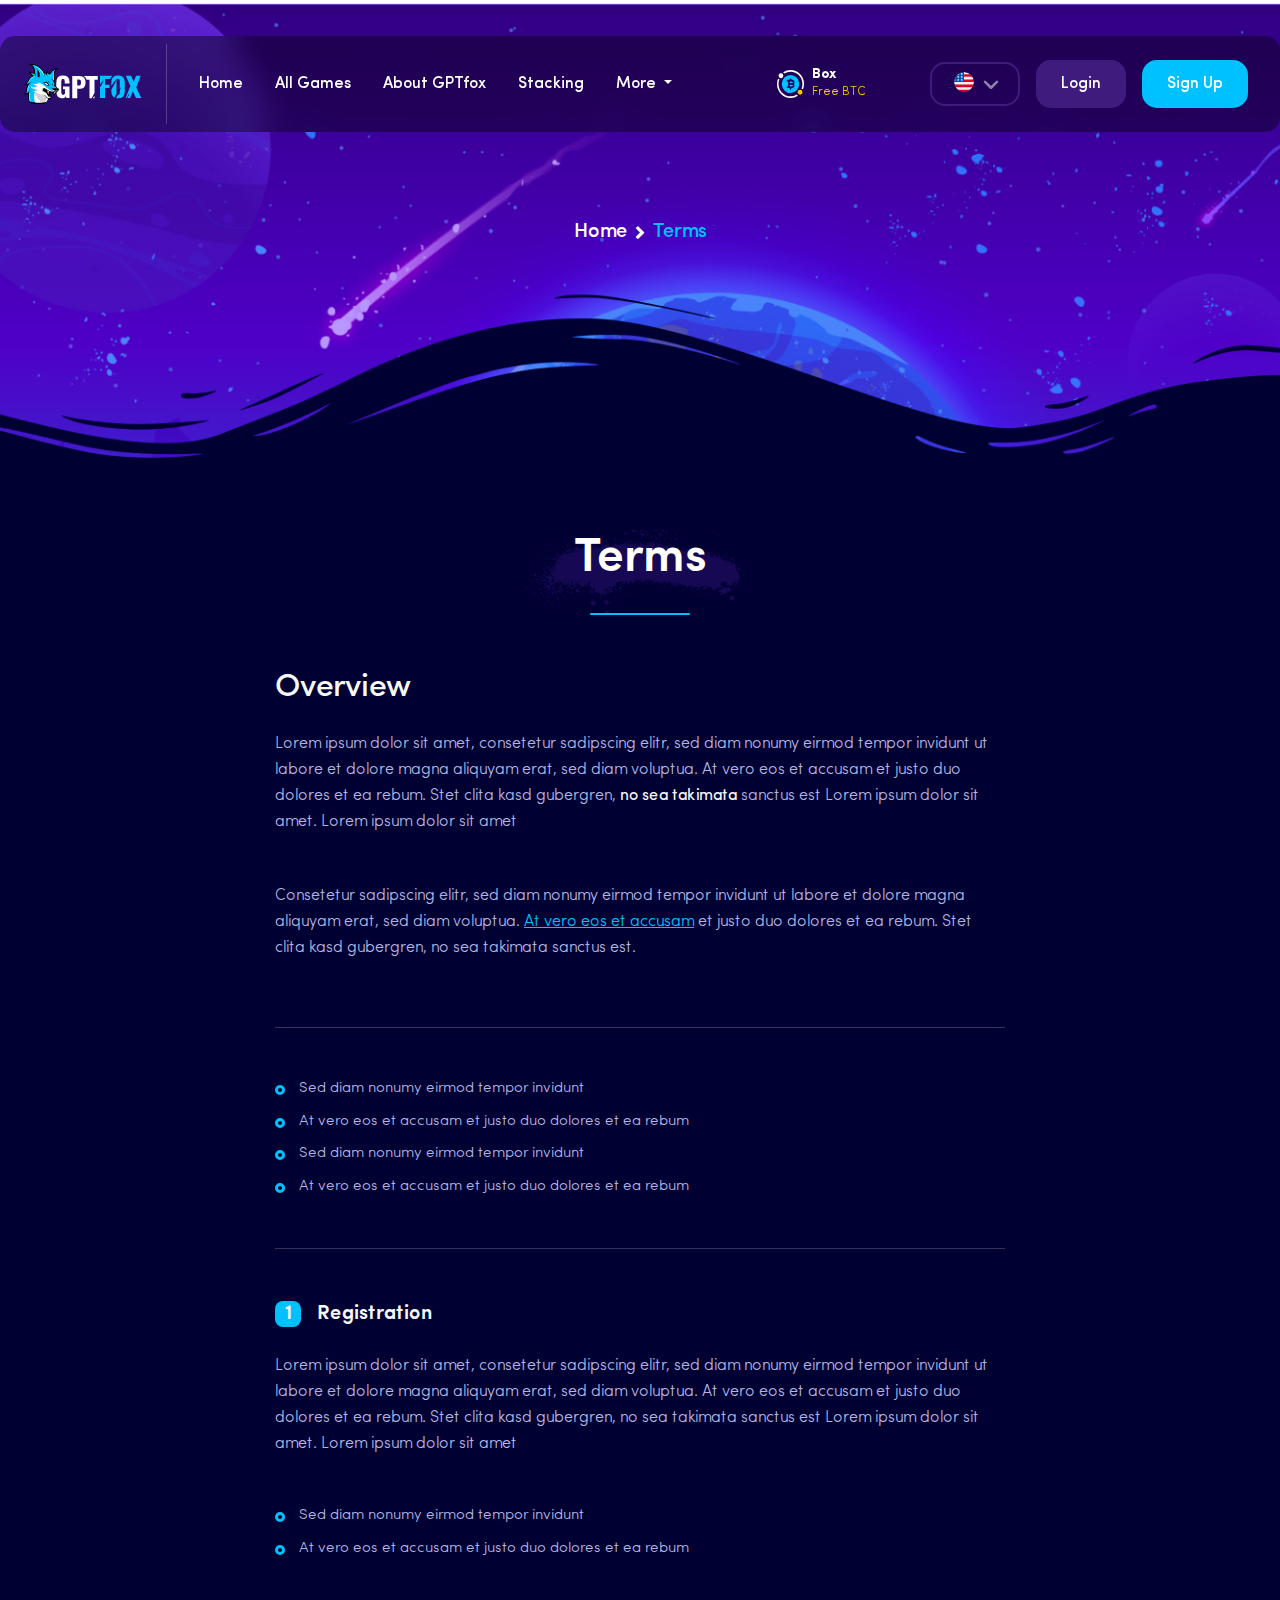
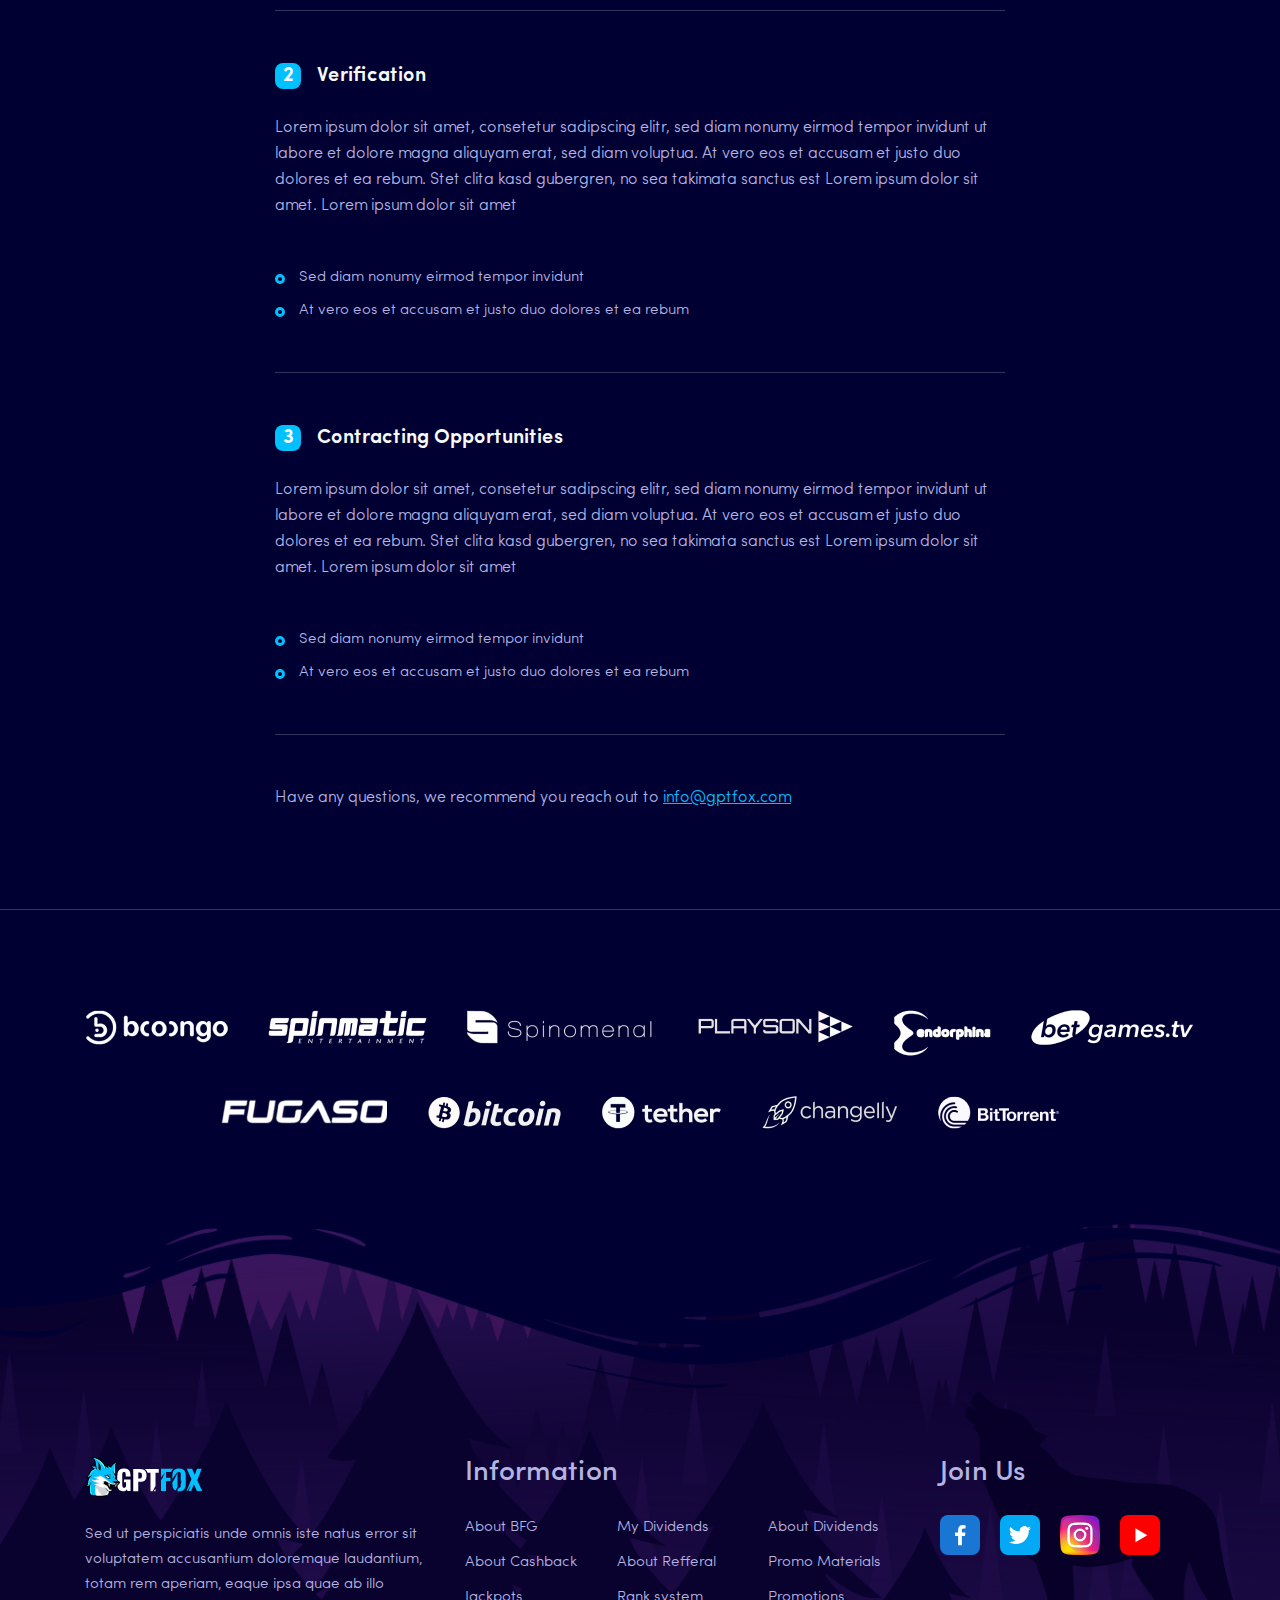
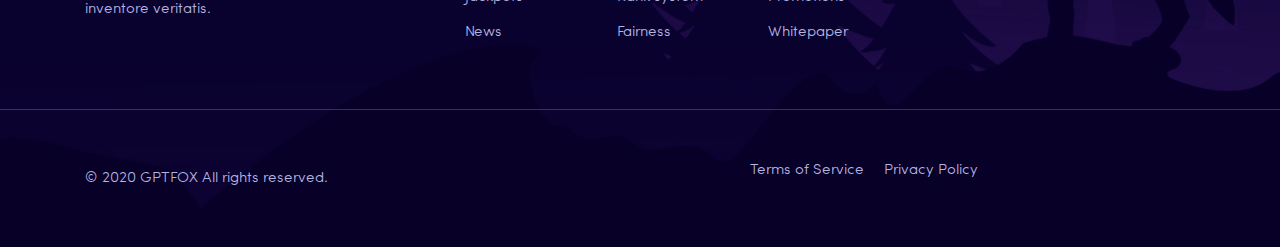
<file: terms.html>
<!DOCTYPE html>
<!--[if lt IE 7]>      <html class="no-js lt-ie9 lt-ie8 lt-ie7"> <![endif]-->
<!--[if IE 7]>         <html class="no-js lt-ie9 lt-ie8" lang="en-US"> <![endif]-->
<!--[if IE 8]>         <html class="no-js lt-ie9" lang="en-US"> <![endif]-->
<!--[if gt IE 8]><!-->
<!--<![endif]-->
<!--[if gte IE 9] <style type="text/css"> .gradient {filter: none;}</style><![endif]-->
<!--[if !IE]><html lang="en"><![endif]-->
<html lang="en-US" class="no-js">

<head>
    <meta charset="UTF-8" />
    <meta http-equiv="X-UA-Compatible" content="IE=edge" />
    <!-- Required meta tags for responsive -->
    <meta name="viewport" content="width=device-width, initial-scale=1, shrink-to-fit=no" />
    <!-- The above 3 meta tags *must* come first in the head; any other head content must come *after* these tags -->
    <!-- Favicon and touch icons -->
    <link rel="icon" type="image/png" sizes="16x16" href="assets/img/favicon/favicon-16x16.png" />
    <meta name="misapplication-TileColor" content="#ffffff" />
    <meta name="theme-color" content="#ffffff" />
    <!-- Twitter Card data -->
    <meta name="twitter:card" content="" />
    <meta name="twitter:site" content="@twitter_username" />
    <meta name="twitter:title" content="" />
    <meta name="twitter:description" content="" />
    <meta name="twitter:image" content="" />
    <!-- Open Graph data -->
    <meta property="og:title" content="" />
    <meta property="og:type" content="article" />
    <meta property="og:url" content="" />
    <meta property="og:image" content="" />
    <meta property="og:description" content="" />
    <meta property="og:site_name" content="R" />
    <meta property="fb:admins" content="Facebook numeric ID" />
    <!-- gmail verification -->
    <meta name="google-site-verification" content="" />
    <!-- Website title -->
    <title>Terms</title>
    <link rel="stylesheet" href="assets/css/all.css" />
    <link rel="stylesheet" href="assets/css/fonts-import.css" />
    <link rel="stylesheet" href="assets/css/normalize.min.css" />
    <link rel="stylesheet" href="assets/css/bootstrap.min.css" />
    <link rel="stylesheet" href="assets/css/select2.min.css" />
    <link rel="stylesheet" href="assets/css/owl.carousel.min.css" />
    <link rel="stylesheet" href="assets/css/owl.theme.default.css" />
    <!-- Main CSS -->
    <link rel="stylesheet" type="text/css" href="assets/css/style.css" />
    <!-- jQuery (necessary for jQuery plugins) -->
    <script src="assets/js/jquery-3.2.1.min.js"></script>
</head>

<body>
    <!-- Main Coding Start Here -->




    <!-- Markup for header -->
    <header class="header">
        <nav class="navbar py-0 py-lg-2 px-4 navbar-expand-lg">
            <a class="navbar-brand pr-4" href="index.html">
                <img src="assets/img/logo.png" alt="" class="img-fluid" />
            </a>
            <button class="navbar-toggler" type="button" data-toggle="collapse" data-target="#navbarSupportedContent"
                aria-controls="navbarSupportedContent" aria-expanded="false" aria-label="Toggle navigation">
                <i class="fas fa-bars text-light"></i>
            </button>

            <div class="collapse navbar-collapse" id="navbarSupportedContent">
                <ul class="navbar-nav navbar-left-panel mr-auto align-items-center">
                    <li class="nav-item active">
                        <a class="nav-link" href="#">Home</a>
                    </li>
                    <li class="nav-item">
                        <a class="nav-link" href="#">All Games</a>
                    </li>
                    <li class="nav-item">
                        <a class="nav-link" href="#">About GPTfox</a>
                    </li>
                    <li class="nav-item">
                        <a class="nav-link" href="#">Stacking</a>
                    </li>
                    <li class="nav-item dropdown">
                        <a class="nav-link dropdown-toggle" href="#" role="button" data-toggle="dropdown"
                            aria-haspopup="true" aria-expanded="false">
                            More
                        </a>
                        <div class="dropdown-menu">
                            <a class="dropdown-item" href="#">Action</a>
                            <a class="dropdown-item" href="#">Another action</a>
                            <div class="dropdown-divider"></div>
                            <a class="dropdown-item" href="#">Something else here</a>
                        </div>
                    </li>
                </ul>
                <ul class="navbar-nav navbar-right-panel align-items-center">
                    <li class="nav-item mr-4">
                        <a class="nav-link bit-coin d-flex align-items-center" href="#">
                            <img src="assets/img/bitcoin.svg" alt="" class="img-fluid mr-2" />
                            <div class="bit-coin-text">
                                <h6 class="mb-0">Box</h6>
                                <p class="mb-0">Free BTC</p>
                            </div>
                        </a>
                    </li>
                    <li class="nav-item">
                        <div class="nav-link px-0">
                            <select class="form-control" id="select-country">
                                <option value="united-states" data-img_src="./assets/img/united-states.png">1</option>
                                <option value="bangladesh" data-img_src="./assets/img/bangladesh-flag.jpg">2</option>
                                <option value="england" data-img_src="./assets/img/england.jpg">3</option>
                            </select>
                        </div>
                    </li>
                    <li class="nav-item">
                        <a class="nav-link btn-auth login" href="#">Login</a>
                    </li>
                    <li class="nav-item">
                        <a class="nav-link btn-auth sign-up" href="#">Sign Up</a>
                    </li>
                </ul>
            </div>
        </nav>
    </header>
    <!--/ Markup for header -->



    <!-- page-banner -->
    <div class="page-banner" style="background-image: url(./assets/img/page-banner.png);">
        <div class="container">
            <div class="page-banner-inner">
                <ol class="breadcrumb">
                    <li class="breadcrumb-item">
                        <a class="black-text" href="#">Home</a>
                        <i class="fa fa-angle-right mx-2" aria-hidden="true"></i>
                    </li>
                    <li class="breadcrumb-item active">Terms</li>
                </ol>
            </div>
        </div>
    </div>
    <!--/ page-banner -->





    <!-- Terms -->
    <section class="terms section-padding">
        <div class="container">
            <div class="section-head text-center">
                <h3 class="section-title">Terms</h3>
            </div>
            <div class="row mt-5">
                <div class="col-xl-8 offset-xl-2">
                    <ul class="terms-inner list-unstyled text-light">
                        <li class="terms-inner-item">
                            <h2 class="d-flex align-items-center mb-4">
                                Overview
                            </h2>
                            <p class="terms-inner-item-desc mb-5">
                                Lorem ipsum dolor sit amet, consetetur sadipscing elitr, sed diam nonumy eirmod tempor
                                invidunt ut labore et dolore magna aliquyam erat, sed diam voluptua. At vero eos et
                                accusam et justo duo dolores et ea rebum. Stet clita kasd gubergren,
                                <strong class="text-light">no sea takimata</strong>
                                sanctus est Lorem ipsum dolor sit amet. Lorem ipsum dolor sit amet
                            </p>
                            <p class="terms-inner-item-desc">
                                Consetetur sadipscing elitr, sed diam nonumy eirmod tempor invidunt ut labore et dolore
                                magna aliquyam erat, sed diam voluptua. <a href="http://" target="_blank"
                                    rel="noopener noreferrer">At vero eos et accusam</a> et justo duo dolores et
                                ea rebum. Stet clita kasd gubergren, no sea takimata sanctus est.
                            </p>
                        </li>
                        <li class="terms-inner-item">
                            <ul class="terms-inner-item-list list-unstyled">
                                <li>Sed diam nonumy eirmod tempor invidunt</li>
                                <li>At vero eos et accusam et justo duo dolores et ea rebum</li>
                                <li>Sed diam nonumy eirmod tempor invidunt</li>
                                <li>At vero eos et accusam et justo duo dolores et ea rebum</li>
                            </ul>
                        </li>
                        <li class="terms-inner-item">
                            <h4 class="terms-inner-item-title d-flex align-items-center mb-4">
                                <span class="numbering-style mr-3">1</span>
                                Registration
                            </h4>
                            <p class="terms-inner-item-desc mb-5">
                                Lorem ipsum dolor sit amet, consetetur sadipscing elitr, sed diam nonumy eirmod tempor
                                invidunt ut labore et dolore magna aliquyam erat, sed diam voluptua. At vero eos et
                                accusam et justo duo dolores et ea rebum. Stet clita kasd gubergren, no sea takimata
                                sanctus est Lorem ipsum dolor sit amet. Lorem ipsum dolor sit amet
                            </p>
                            <ul class="terms-inner-item-list list-unstyled">
                                <li>Sed diam nonumy eirmod tempor invidunt</li>
                                <li>At vero eos et accusam et justo duo dolores et ea rebum</li>
                            </ul>
                        </li>
                        <li class="terms-inner-item">
                            <h4 class="terms-inner-item-title d-flex align-items-center mb-4">
                                <span class="numbering-style mr-3">2</span>
                                Verification
                            </h4>
                            <p class="terms-inner-item-desc mb-5">
                                Lorem ipsum dolor sit amet, consetetur sadipscing elitr, sed diam nonumy eirmod tempor
                                invidunt ut labore et dolore magna aliquyam erat, sed diam voluptua. At vero eos et
                                accusam et justo duo dolores et ea rebum. Stet clita kasd gubergren, no sea takimata
                                sanctus est Lorem ipsum dolor sit amet. Lorem ipsum dolor sit amet
                            </p>
                            <ul class="terms-inner-item-list list-unstyled">
                                <li>Sed diam nonumy eirmod tempor invidunt</li>
                                <li>At vero eos et accusam et justo duo dolores et ea rebum</li>
                            </ul>
                        </li>
                        <li class="terms-inner-item">
                            <h4 class="terms-inner-item-title d-flex align-items-center mb-4">
                                <span class="numbering-style mr-3">3</span>
                                Contracting Opportunities
                            </h4>
                            <p class="terms-inner-item-desc mb-5">
                                Lorem ipsum dolor sit amet, consetetur sadipscing elitr, sed diam nonumy eirmod tempor
                                invidunt ut labore et dolore magna aliquyam erat, sed diam voluptua. At vero eos et
                                accusam et justo duo dolores et ea rebum. Stet clita kasd gubergren, no sea takimata
                                sanctus est Lorem ipsum dolor sit amet. Lorem ipsum dolor sit amet
                            </p>
                            <ul class="terms-inner-item-list list-unstyled">
                                <li>Sed diam nonumy eirmod tempor invidunt</li>
                                <li>At vero eos et accusam et justo duo dolores et ea rebum</li>
                            </ul>
                        </li>
                        <li class="terms-inner-item">
                            <p class="terms-inner-item-desc mb-5">
                                Have any questions, we recommend you reach out to <a
                                    href="mailto:info@gptfox.com">info@gptfox.com</a>
                            </p>
                        </li>
                    </ul>
                </div>
            </div>
        </div>
    </section>
    <!-- Terms -->




    <!-- our-clients -->
    <div class="our-clients section-padding">
        <div class="container">
            <div class="client-grids">
                <div class="client-grid-item">
                    <img src="assets/img/bcongo.png" alt="" class="img-fluid" />
                </div>
                <div class="client-grid-item">
                    <img src="assets/img/cl-1.png" alt="" class="img-fluid" />
                </div>
                <div class="client-grid-item">
                    <img src="assets/img/cl-2.png" alt="" class="img-fluid" />
                </div>
                <div class="client-grid-item">
                    <img src="assets/img/cl-3.png" alt="" class="img-fluid" />
                </div>
                <div class="client-grid-item">
                    <img src="assets/img/cl-4.png" alt="" class="img-fluid" />
                </div>
                <div class="client-grid-item">
                    <img src="assets/img/cl-5.png" alt="" class="img-fluid" />
                </div>
                <div class="client-grid-item">
                    <img src="assets/img/cl-6.png" alt="" class="img-fluid" />
                </div>
                <div class="client-grid-item">
                    <img src="assets/img/cl-7.png" alt="" class="img-fluid" />
                </div>
                <div class="client-grid-item">
                    <img src="assets/img/cl-8.png" alt="" class="img-fluid" />
                </div>
                <div class="client-grid-item">
                    <img src="assets/img/cl-9.png" alt="" class="img-fluid" />
                </div>
                <div class="client-grid-item">
                    <img src="assets/img/cl-10.png" alt="" class="img-fluid" />
                </div>
            </div>
        </div>
    </div>
    <!-- our-clients -->





    <!-- footer -->
    <footer class="footer" style="background-image : url(./assets/img/footer-bg.png)">
        <div class="footer-top py-5 text-center text-lg-left">
            <div class="container">
                <div class="row">
                    <div class="col-lg-4">
                        <div class="footer-box mb-4 mb-lg-0">
                            <div class="footer-title mb-4">
                                <a href="#">
                                    <img src="assets/img/logo.png" alt="" class="img-fluid" />
                                </a>
                            </div>
                            <p class="about-gpt">
                                Sed ut perspiciatis unde omnis iste natus error sit voluptatem accusantium
                                doloremque
                                laudantium, totam rem aperiam, eaque ipsa quae ab illo inventore veritatis.
                            </p>
                        </div>
                    </div>
                    <div class="col-lg-5">
                        <div class="footer-box mb-4 mb-lg-0">
                            <h3 class="footer-title mb-4">
                                Information
                            </h3>
                            <ul class="list-unstyled information-list">
                                <li><a href="#">About BFG</a></li>
                                <li><a href="#">My Dividends</a></li>
                                <li><a href="#">About Dividends</a></li>
                                <li><a href="#">About Cashback</a></li>
                                <li><a href="#">About Refferal</a></li>
                                <li><a href="#">Promo Materials</a></li>
                                <li><a href="#">Jackpots</a></li>
                                <li><a href="#">Rank system</a></li>
                                <li><a href="#">Promotions</a></li>
                                <li><a href="#">News</a></li>
                                <li><a href="#">Fairness</a></li>
                                <li><a href="#">Whitepaper</a></li>
                            </ul>
                        </div>
                    </div>
                    <div class="col-lg-3">
                        <div class="footer-box mb-3">
                            <h3 class="footer-title mb-4">
                                Join Us
                            </h3>
                            <ul
                                class="list-unstyled social-icon d-flex align-items-center justify-content-center justify-content-lg-start">
                                <li><a href="#"><img src="assets/img/facebook.svg" alt="" class="img-fluid" /></a>
                                </li>
                                <li><a href="#"><img src="assets/img/twitter.svg" alt="" class="img-fluid" /></a>
                                </li>
                                <li><a href="#"><img src="assets/img/instagram.svg" alt="" class="img-fluid" /></a>
                                </li>
                                <li><a href="#"><img src="assets/img/youtube.svg" alt="" class="img-fluid" /></a>
                                </li>
                            </ul>
                        </div>
                    </div>
                </div>
            </div>
        </div>
        <div class="footer-bottom py-5">
            <div class="container">
                <div class="footer-bottom-grids text-center text-lg-left">
                    <div class="row align-items-center">
                        <div class="col-lg-7">
                            <p class="mb-3 mb-lg-0"> &#169; 2020 GPTFOX All rights reserved.</p>
                        </div>
                        <div class="col-lg-5">
                            <ul
                                class="list-unstyled terms-list d-flex align-items-center justify-content-center justify-content-lg-start">
                                <li><a href="#">Terms of Service</a></li>
                                <li><a href="#">Privacy Policy</a></li>
                            </ul>
                        </div>
                    </div>
                </div>
            </div>
        </div>
    </footer>
    <!-- footer -->



    <!-- Main Coding End -->
    <!-- Include all compiled plugins (below), or include individual files as needed -->
    <script src="assets/js/bootstrap.bundle.min.js"></script>
    <script src="assets/js/select2.min.js"></script>
    <script src="assets/js/owl.carousel.min.js"></script>
    <script src="assets/js/petty-filter.js"></script>
    <!-- Script JS -->
    <script src="assets/js/script.js"></script>
</body>

</html>
</file>
<file: assets/css/fonts-import.css>
@font-face {
    font-family: 'Sofia Pro';
    src: url('../fonts/SofiaPro/SofiaPro-Black.eot');
    src: url('../fonts/SofiaPro/SofiaPro-Black.eot?#iefix') format('embedded-opentype'),
        url('../fonts/SofiaPro/SofiaPro-Black.woff2') format('woff2'),
        url('../fonts/SofiaPro/SofiaPro-Black.woff') format('woff'),
        url('../fonts/SofiaPro/SofiaPro-Black.ttf') format('truetype');
    font-weight: 900;
    font-style: normal;
    font-display: swap;
}

@font-face {
    font-family: 'Sofia Pro';
    src: url('../fonts/SofiaPro/SofiaPro-BoldItalic.eot');
    src: url('../fonts/SofiaPro/SofiaPro-BoldItalic.eot?#iefix') format('embedded-opentype'),
        url('../fonts/SofiaPro/SofiaPro-BoldItalic.woff2') format('woff2'),
        url('../fonts/SofiaPro/SofiaPro-BoldItalic.woff') format('woff'),
        url('../fonts/SofiaPro/SofiaPro-BoldItalic.ttf') format('truetype');
    font-weight: bold;
    font-style: italic;
    font-display: swap;
}

@font-face {
    font-family: 'Sofia Pro';
    src: url('../fonts/SofiaPro/SofiaPro-BlackItalic.eot');
    src: url('../fonts/SofiaPro/SofiaPro-BlackItalic.eot?#iefix') format('embedded-opentype'),
        url('../fonts/SofiaPro/SofiaPro-BlackItalic.woff2') format('woff2'),
        url('../fonts/SofiaPro/SofiaPro-BlackItalic.woff') format('woff'),
        url('../fonts/SofiaPro/SofiaPro-BlackItalic.ttf') format('truetype');
    font-weight: 900;
    font-style: italic;
    font-display: swap;
}

@font-face {
    font-family: 'Sofia Pro';
    src: url('../fonts/SofiaPro/SofiaPro-Bold.eot');
    src: url('../fonts/SofiaPro/SofiaPro-Bold.eot?#iefix') format('embedded-opentype'),
        url('../fonts/SofiaPro/SofiaPro-Bold.woff2') format('woff2'),
        url('../fonts/SofiaPro/SofiaPro-Bold.woff') format('woff'),
        url('../fonts/SofiaPro/SofiaPro-Bold.ttf') format('truetype');
    font-weight: bold;
    font-style: normal;
    font-display: swap;
}

@font-face {
    font-family: 'Sofia Pro';
    src: url('../fonts/SofiaPro/SofiaPro-ExtraLight.eot');
    src: url('../fonts/SofiaPro/SofiaPro-ExtraLight.eot?#iefix') format('embedded-opentype'),
        url('../fonts/SofiaPro/SofiaPro-ExtraLight.woff2') format('woff2'),
        url('../fonts/SofiaPro/SofiaPro-ExtraLight.woff') format('woff'),
        url('../fonts/SofiaPro/SofiaPro-ExtraLight.ttf') format('truetype');
    font-weight: 200;
    font-style: normal;
    font-display: swap;
}

@font-face {
    font-family: 'Sofia Pro';
    src: url('../fonts/SofiaPro/SofiaPro-Light.eot');
    src: url('../fonts/SofiaPro/SofiaPro-Light.eot?#iefix') format('embedded-opentype'),
        url('../fonts/SofiaPro/SofiaPro-Light.woff2') format('woff2'),
        url('../fonts/SofiaPro/SofiaPro-Light.woff') format('woff'),
        url('../fonts/SofiaPro/SofiaPro-Light.ttf') format('truetype');
    font-weight: 300;
    font-style: normal;
    font-display: swap;
}

@font-face {
    font-family: 'Sofia Pro';
    src: url('../fonts/SofiaPro/SofiaPro-ExtraLightItalic.eot');
    src: url('../fonts/SofiaPro/SofiaPro-ExtraLightItalic.eot?#iefix') format('embedded-opentype'),
        url('../fonts/SofiaPro/SofiaPro-ExtraLightItalic.woff2') format('woff2'),
        url('../fonts/SofiaPro/SofiaPro-ExtraLightItalic.woff') format('woff'),
        url('../fonts/SofiaPro/SofiaPro-ExtraLightItalic.ttf') format('truetype');
    font-weight: 200;
    font-style: italic;
    font-display: swap;
}

@font-face {
    font-family: 'Sofia Pro';
    src: url('../fonts/SofiaPro/SofiaPro-Medium.eot');
    src: url('../fonts/SofiaPro/SofiaPro-Medium.eot?#iefix') format('embedded-opentype'),
        url('../fonts/SofiaPro/SofiaPro-Medium.woff2') format('woff2'),
        url('../fonts/SofiaPro/SofiaPro-Medium.woff') format('woff'),
        url('../fonts/SofiaPro/SofiaPro-Medium.ttf') format('truetype');
    font-weight: 500;
    font-style: normal;
    font-display: swap;
}

@font-face {
    font-family: 'Sofia Pro';
    src: url('../fonts/SofiaPro/SofiaPro-LightItalic.eot');
    src: url('../fonts/SofiaPro/SofiaPro-LightItalic.eot?#iefix') format('embedded-opentype'),
        url('../fonts/SofiaPro/SofiaPro-LightItalic.woff2') format('woff2'),
        url('../fonts/SofiaPro/SofiaPro-LightItalic.woff') format('woff'),
        url('../fonts/SofiaPro/SofiaPro-LightItalic.ttf') format('truetype');
    font-weight: 300;
    font-style: italic;
    font-display: swap;
}

@font-face {
    font-family: 'Sofia Pro';
    src: url('../fonts/SofiaPro/SofiaPro-MediumItalic.eot');
    src: url('../fonts/SofiaPro/SofiaPro-MediumItalic.eot?#iefix') format('embedded-opentype'),
        url('../fonts/SofiaPro/SofiaPro-MediumItalic.woff2') format('woff2'),
        url('../fonts/SofiaPro/SofiaPro-MediumItalic.woff') format('woff'),
        url('../fonts/SofiaPro/SofiaPro-MediumItalic.ttf') format('truetype');
    font-weight: 500;
    font-style: italic;
    font-display: swap;
}

@font-face {
    font-family: 'Sofia Pro';
    src: url('../fonts/SofiaPro/SofiaPro.eot');
    src: url('../fonts/SofiaPro/SofiaPro.eot?#iefix') format('embedded-opentype'),
        url('../fonts/SofiaPro/SofiaPro.woff2') format('woff2'),
        url('../fonts/SofiaPro/SofiaPro.woff') format('woff'),
        url('../fonts/SofiaPro/SofiaPro.ttf') format('truetype');
    font-weight: normal;
    font-style: normal;
    font-display: swap;
}

@font-face {
    font-family: 'Sofia Pro';
    src: url('../fonts/SofiaPro/SofiaPro-Italic.eot');
    src: url('../fonts/SofiaPro/SofiaPro-Italic.eot?#iefix') format('embedded-opentype'),
        url('../fonts/SofiaPro/SofiaPro-Italic.woff2') format('woff2'),
        url('../fonts/SofiaPro/SofiaPro-Italic.woff') format('woff'),
        url('../fonts/SofiaPro/SofiaPro-Italic.ttf') format('truetype');
    font-weight: normal;
    font-style: italic;
    font-display: swap;
}

@font-face {
    font-family: 'Sofia Pro';
    src: url('../fonts/SofiaPro/SofiaPro-SemiBold.eot');
    src: url('../fonts/SofiaPro/SofiaPro-SemiBold.eot?#iefix') format('embedded-opentype'),
        url('../fonts/SofiaPro/SofiaPro-SemiBold.woff2') format('woff2'),
        url('../fonts/SofiaPro/SofiaPro-SemiBold.woff') format('woff'),
        url('../fonts/SofiaPro/SofiaPro-SemiBold.ttf') format('truetype');
    font-weight: 600;
    font-style: normal;
    font-display: swap;
}

@font-face {
    font-family: 'Sofia Pro';
    src: url('../fonts/SofiaPro/SofiaPro-SemiBoldItalic.eot');
    src: url('../fonts/SofiaPro/SofiaPro-SemiBoldItalic.eot?#iefix') format('embedded-opentype'),
        url('../fonts/SofiaPro/SofiaPro-SemiBoldItalic.woff2') format('woff2'),
        url('../fonts/SofiaPro/SofiaPro-SemiBoldItalic.woff') format('woff'),
        url('../fonts/SofiaPro/SofiaPro-SemiBoldItalic.ttf') format('truetype');
    font-weight: 600;
    font-style: italic;
    font-display: swap;
}

@font-face {
    font-family: 'Sofia Pro';
    src: url('../fonts/SofiaPro/SofiaPro-UltraLight.eot');
    src: url('../fonts/SofiaPro/SofiaPro-UltraLight.eot?#iefix') format('embedded-opentype'),
        url('../fonts/SofiaPro/SofiaPro-UltraLight.woff2') format('woff2'),
        url('../fonts/SofiaPro/SofiaPro-UltraLight.woff') format('woff'),
        url('../fonts/SofiaPro/SofiaPro-UltraLight.ttf') format('truetype');
    font-weight: 200;
    font-style: normal;
    font-display: swap;
}

@font-face {
    font-family: 'Sofia Pro';
    src: url('../fonts/SofiaPro/SofiaPro-UltraLightItalic.eot');
    src: url('../fonts/SofiaPro/SofiaPro-UltraLightItalic.eot?#iefix') format('embedded-opentype'),
        url('../fonts/SofiaPro/SofiaPro-UltraLightItalic.woff2') format('woff2'),
        url('../fonts/SofiaPro/SofiaPro-UltraLightItalic.woff') format('woff'),
        url('../fonts/SofiaPro/SofiaPro-UltraLightItalic.ttf') format('truetype');
    font-weight: 200;
    font-style: italic;
    font-display: swap;
}
</file>
<file: assets/css/style.css>
*{padding:0;margin:0;-webkit-box-sizing:border-box;box-sizing:border-box}body{padding:0;margin:0;background-color:#fff;font-family:'Sofia Pro';font-weight:500;overflow-x:hidden}:root{--main-color: #00C1FF;--subOrdinate-color: #FFC400;--bg-blue-ultra-dark: #000032;--bg-blue-dark: #08083A;--container-max-width: 1140px}.container{max-width:var(--container-max-width);width:100%;margin:auto}.bg-blue-ultra-dark{background-color:var(--bg-blue-ultra-dark)}.bg-blue-dark{background-color:var(--bg-blue-dark)}.text-main-color{color:var(--main-color)}.text-subOrdinate-color{color:var(--subOrdinate-color)}.btn-gpt{border-radius:30px;background-color:var(--main-color);color:#fff;font-size:16px;font-weight:500;text-decoration:none;-webkit-transition:all .3s;transition:all .3s}.btn-gpt.btn-gpt-lg{padding:12px 40px}.btn-gpt:hover{color:#fff;outline:none;background-color:var(--subOrdinate-color)}.section-padding{padding:50px 0}.section-head .section-title{font-size:48px;line-height:calc(100% + 10px);font-weight:600;display:inline-block;position:relative;padding:0 50px;padding-bottom:25px;color:#fff;background-image:url(../img/section-title-bg.png);background-repeat:no-repeat;background-size:cover;background-position:center}.section-head .section-title::after{content:'';display:block;width:100px;height:2px;background-color:var(--main-color);position:absolute;top:100%;left:50%;-webkit-transform:translateX(-50%);transform:translateX(-50%);border-radius:10px}.section-head .section-title>span{color:var(--main-color)}.header{--header-max-width: 1540px;max-width:var(--header-max-width);background-color:rgba(0,0,0,0.4);margin:auto;position:absolute;left:0;right:0;top:36px;border-radius:15px;z-index:100;-webkit-backdrop-filter:blur(15px);backdrop-filter:blur(15px);--webkit-backdrop-filter: blur(15px)}.header .navbar-brand{height:80px;max-width:150px;display:-webkit-box;display:-ms-flexbox;display:flex;-webkit-box-align:center;-ms-flex-align:center;align-items:center;border-right:1px solid rgba(255,255,255,0.2)}.header .navbar-nav .nav-item>.nav-link{color:var(--white);font-size:16px;margin:0 8px;border-radius:15px;-webkit-transition:all .3s;transition:all .3s}.header .navbar-nav .nav-item>.nav-link.bit-coin .bit-coin-text h6{font-size:14px;color:#fff;font-weight:700}.header .navbar-nav .nav-item>.nav-link.bit-coin .bit-coin-text p{font-size:12px;color:#FFC400;font-weight:300}.header .navbar-nav .nav-item #select-country{background-color:transparent;border:2px solid #3F1B7E;border-radius:15px;height:44px;width:90px;appearance:none;-moz-appearance:none;-webkit-appearance:none}.header .navbar-nav .nav-item #select-country:focus{-webkit-box-shadow:none;box-shadow:none}@media (min-width: 768px){.header .navbar-nav.navbar-left-panel .nav-item>.nav-link{position:relative}.header .navbar-nav.navbar-left-panel .nav-item>.nav-link::before{content:'';display:block;position:absolute;right:0;top:calc(100% + 27px);width:0%;height:2px;background-color:var(--main-color);border-radius:4px;-webkit-transition:all .3s;transition:all .3s}.header .navbar-nav.navbar-left-panel .nav-item>.nav-link:hover{color:var(--main-color)}.header .navbar-nav.navbar-left-panel .nav-item>.nav-link:hover::before{left:0;width:100%}.header .navbar-nav.navbar-left-panel.active>.nav-link{color:var(--main-color);font-weight:700}.header .navbar-nav.navbar-left-panel.active>.nav-link::before{content:'';display:block;position:absolute;left:0;top:calc(100% + 27px);width:100%;height:2px;background-color:var(--main-color);border-radius:4px;-webkit-transition:all .3s;transition:all .3s}}.header .navbar-nav.navbar-right-panel .nav-item>.nav-link{padding:12px 25px}.header .navbar-nav.navbar-right-panel .nav-item>.nav-link.btn-auth{-webkit-transition:all .3s;transition:all .3s}.header .navbar-nav.navbar-right-panel .nav-item>.nav-link.btn-auth:hover{background-color:var(--subOrdinate-color);border-color:var(--subOrdinate-color)}.header .navbar-nav.navbar-right-panel .nav-item>.nav-link.login{background-color:#3F1B7E}.header .navbar-nav.navbar-right-panel .nav-item>.nav-link.sign-up{background-color:var(--main-color)}span.select2-selection.select2-selection--single{outline:none}.select2-container--default .select2-selection--single{background-color:transparent;border:2px solid #3F1B7E;border-radius:15px;height:44px;width:90px}.select2-container--default .select2-selection--single .select2-selection__rendered{line-height:32px;padding-left:22px}.select2-container--default .select2-selection--single .select2-selection__rendered .img-option>img{width:20px;height:20px;border-radius:100%;-o-object-fit:cover;object-fit:cover;-o-object-position:center;object-position:center}.select2-container--default .select2-selection--single .select2-selection__arrow b{border:0;width:16px;height:16px;background-color:transparent;right:20px;margin:0;left:initial;background:url(../img/chevron-down.svg);background-repeat:no-repeat;background-size:contain;background-position:center}.select2-container--default .select2-results__option{padding-left:24px}.select2-container--default .select2-results__option .img-option>img{width:20px;height:20px;border-radius:100%;-o-object-fit:cover;object-fit:cover;-o-object-position:center;object-position:center}.banner{background-repeat:no-repeat;background-size:cover;background-position:bottom}.banner .banner-content{padding:225px 0;min-height:950px;color:#fff}.banner .banner-content .banner-content-title{font-size:80px;line-height:calc(100% + 10px);font-weight:700}.banner .banner-content .banner-content-subTitle{font-size:20px;line-height:calc(100% + 10px);font-weight:600}.banner .banner-content .btn{padding:12px 50px}.popular-games{overflow:hidden;background-image:url(../img/popular-game-bg.png);background-repeat:no-repeat;background-position:calc(100% + 570px) center;background-size:880px;padding-bottom:120px}.popular-games .games-list-item{max-width:350px;margin:auto;border-radius:15px;overflow:hidden;-webkit-transition:all .3s;transition:all .3s}.popular-games .games-list-item .games-list-item-img{position:relative}.popular-games .games-list-item .games-list-item-img>img{width:100%;height:200px;-o-object-fit:cover;object-fit:cover;-o-object-position:center;object-position:center}.popular-games .games-list-item .games-list-item-img .games-list-item-img-overlay{position:absolute;width:100%;height:100%;display:-webkit-box;display:-ms-flexbox;display:flex;-webkit-box-align:center;-ms-flex-align:center;align-items:center;-webkit-box-pack:center;-ms-flex-pack:center;justify-content:center;top:20px;left:0px;opacity:0;-webkit-transition:all .3s;transition:all .3s}.popular-games .games-list-item .games-list-item-img .games-list-item-img-overlay>.btn{width:60px;height:60px;border-radius:100%;display:-webkit-box;display:-ms-flexbox;display:flex;-webkit-box-align:center;-ms-flex-align:center;align-items:center;-webkit-box-pack:center;-ms-flex-pack:center;justify-content:center;color:#fff;font-size:16px;background-color:#FA305C;border:0;-webkit-transition:all .3s;transition:all .3s}.popular-games .games-list-item .games-list-item-img .games-list-item-img-overlay>.btn:hover{background-color:var(--subOrdinate-color)}.popular-games .games-list-item .games-list-item-content{background-color:#1A1A47}.popular-games .games-list-item:hover .games-list-item-img .games-list-item-img-overlay{top:0;opacity:1}.owl-carousel .owl-nav button.owl-prev,.owl-carousel .owl-nav button.owl-next{width:35px !important;height:35px !important;border-radius:100% !important;font-size:36px !important;line-height:42px;background-color:transparent;-webkit-transition:all .3s;transition:all .3s;position:absolute;top:35%;-webkit-transform:translateY(-50%);transform:translateY(-50%);z-index:999;outline:none;-webkit-box-shadow:none;box-shadow:none;border:0;text-align:center;color:#fff}.owl-carousel .owl-nav button.owl-prev:hover,.owl-carousel .owl-nav button.owl-next:hover{color:#fff;background-color:transparent}.owl-carousel .owl-nav button.owl-prev{left:-80px}.owl-carousel .owl-nav button.owl-next{left:initial;right:-80px}.owl-theme .owl-dots{margin-top:30px !important}.owl-theme .owl-dots button span{width:25px !important;height:6px !important;border-radius:10px;background-color:#003166 !important}.owl-theme .owl-dots button:focus{outline:none;-webkit-box-shadow:none;box-shadow:none}.owl-theme .owl-dots .owl-dot.active span,.owl-theme .owl-dots .owl-dot:hover span{background-color:var(--main-color) !important}.game-trailer{padding-top:200px;padding-bottom:150px}.game-trailer .game-trailer-carousel-item{border-radius:15px;overflow:hidden;position:relative}.game-trailer .game-trailer-carousel-item .game-trailer-carousel-item-overlay{position:absolute;width:100%;height:100%;display:-webkit-box;display:-ms-flexbox;display:flex;-webkit-box-align:center;-ms-flex-align:center;align-items:center;-webkit-box-pack:center;-ms-flex-pack:center;justify-content:center;top:0px;left:0px;opacity:1;-webkit-transition:all .3s;transition:all .3s}.game-trailer .game-trailer-carousel-item .game-trailer-carousel-item-overlay>.btn{width:60px;height:60px;border-radius:100%;display:-webkit-box;display:-ms-flexbox;display:flex;-webkit-box-align:center;-ms-flex-align:center;align-items:center;-webkit-box-pack:center;-ms-flex-pack:center;justify-content:center;color:#fff;font-size:16px;background-color:#FA305C;border:0;-webkit-transition:all .3s;transition:all .3s}.game-trailer .game-trailer-carousel-item .game-trailer-carousel-item-overlay>.btn:hover{background-color:var(--subOrdinate-color)}.game-trailer .game-trailer-carousel-item>img{width:100%;height:570px;-o-object-fit:cover;object-fit:cover;-o-object-position:top;object-position:top}.gaming-platform{padding:240px 0;background-repeat:no-repeat;background-position:center;background-size:cover}.about-gaming-platform-content{color:#fff}.about-gaming-platform-content .section-head .section-title{font-size:36px;line-height:calc(100% + 13px);margin-left:-50px}@media (min-width: 992px){.about-gaming-platform-content .section-head .section-title::after{-webkit-transform:initial;transform:initial;left:50px}}.about-gaming-statistics{margin-top:125px}.about-gaming-statistics .gaming-statistics-item{max-width:350px;margin:auto;border-radius:15px;overflow:hidden;height:230px;padding-top:40px;padding-bottom:20px;-webkit-backdrop-filter:blur(15px);backdrop-filter:blur(15px);--webkit-backdrop-filter: blur(15px);background-position:bottom left;background-size:contain;background-repeat:no-repeat;color:#fff}.about-gaming-statistics .gaming-statistics-item .statistics-item-info{margin-bottom:80px}.about-gaming-statistics .gaming-statistics-item .statistics-item-info .statistics-item-content h4{font-size:30px;font-weight:700}.about-gaming-statistics .gaming-statistics-item .statistics-item-info>img{width:auto}.about-gaming-statistics .gaming-statistics-item.bg-blue{background-image:url(../img/bg-blue-statistics.png);background-color:rgba(0,193,255,0.2)}.about-gaming-statistics .gaming-statistics-item.bg-red{background-image:url(../img/bg-red-statistics.png);background-color:rgba(250,48,92,0.2)}.about-gaming-statistics .gaming-statistics-item.bg-purple{background-image:url(../img/bg-purple-statistics.png);background-color:rgba(110,0,255,0.2)}.about-gaming-statistics .gaming-statistics-item.bg-green{background-image:url(../img/bg-green-statistics.png);background-color:rgba(43,201,117,0.2)}.in-house-game{background-color:#08083A;padding:100px 0}.game-grids{display:grid;grid-template-columns:repeat(5, 1fr);grid-gap:20px}@media (max-width: 768px){.game-grids{grid-template-columns:repeat(4, 1fr)}}@media (max-width: 576px){.game-grids{grid-template-columns:repeat(3, 1fr)}}@media (max-width: 400px){.game-grids{grid-template-columns:repeat(2, 1fr)}}.game-grid-item{position:relative;overflow:hidden;border-radius:15px;-webkit-transition:al .3s;transition:al .3s;max-width:150px;margin:auto}.game-grid-item>img{height:200px;width:100%;-o-object-position:cover;object-position:cover;-o-object-position:top;object-position:top}.game-grid-item .game-status{display:inline-block;padding:0px 12px;color:#fff;position:absolute;top:10px;left:10px;border-radius:20px;font-size:12px;z-index:10}.game-grid-item .game-status.success{background-color:#24B93D}.game-grid-item .game-status.top-class{background-color:#FA305C}.game-grid-item .game-grid-item-overlay{position:absolute;left:0;top:0;width:100%;height:100%;background-color:rgba(0,0,0,0.4);z-index:10;display:-webkit-box;display:-ms-flexbox;display:flex;-webkit-box-orient:vertical;-webkit-box-direction:normal;-ms-flex-direction:column;flex-direction:column;-webkit-box-align:center;-ms-flex-align:center;align-items:center;-webkit-box-pack:center;-ms-flex-pack:center;justify-content:center;text-align:center;padding-top:50px;z-index:8;opacity:0;overflow:hidden;border-radius:15px;-webkit-backdrop-filter:blur(15px);backdrop-filter:blur(15px);--webkit-backdrop-filter: blur(15px);-webkit-transition:all .3s;transition:all .3s}.game-grid-item .game-grid-item-overlay .btn{width:40px;height:40px;border-radius:100%;display:-webkit-box;display:-ms-flexbox;display:flex;-webkit-box-align:center;-ms-flex-align:center;align-items:center;-webkit-box-pack:center;-ms-flex-pack:center;justify-content:center;color:#fff;font-size:14px;background-color:#FA305C;border:0;-webkit-transition:all .3s;transition:all .3s}.game-grid-item .game-grid-item-overlay .btn:hover{background-color:var(--subOrdinate-color)}.game-grid-item:hover .game-grid-item-overlay{opacity:1}.gpt-fox-games{background-color:#000033;overflow:hidden;background-image:url(../img/gpt-fox-games-bg.png);background-repeat:no-repeat;background-position:calc(100% + 150px) center;background-size:575px;padding-top:100px}.gpt-fox-games .filter-options .btn{border-radius:30px;color:#ffffff;font-size:16px;font-weight:500;text-decoration:none;-webkit-transition:all .3s;transition:all .3s}.gpt-fox-games .filter-options .btn.btn-gpt{color:#ffffff}.gpt-fox-games .filter-options .btn:focus{outline:none;-webkit-box-shadow:none;box-shadow:none}.gpt-fox-games .gpt-fox-games-panel{display:grid;grid-template-columns:repeat(7, 1fr);grid-gap:20px}@media (max-width: 992px){.gpt-fox-games .gpt-fox-games-panel{grid-template-columns:repeat(5, 1fr)}}@media (max-width: 768px){.gpt-fox-games .gpt-fox-games-panel{grid-template-columns:repeat(4, 1fr)}}@media (max-width: 576px){.gpt-fox-games .gpt-fox-games-panel{grid-template-columns:repeat(3, 1fr)}}@media (max-width: 400px){.gpt-fox-games .gpt-fox-games-panel{grid-template-columns:repeat(2, 1fr)}}.gpt-fox-games .gpt-fox-games-panel .filter-item{display:none}.our-winner{background-color:#000032;overflow:hidden;background-image:url(../img/winner-bg.png);background-repeat:no-repeat;background-position:calc(0% + 5%) center;background-size:350px}.our-winner .winner-list-grids{display:grid;grid-template-columns:repeat(3, 1fr)}.our-winner .winner-list-grids .winner-list-grid-item{background-color:#001143;border-radius:15px;overflow:hidden}.our-winner .winner-list-grids .winner-list-grid-item .winner-list-grid-title{padding:20px 30px;font-size:20px;font-weight:700;min-height:70px}.our-winner .winner-list-grids .winner-list-grid-item:nth-child(1){border-top-right-radius:0;border-bottom-right-radius:0}.our-winner .winner-list-grids .winner-list-grid-item:nth-child(1) .winner-list-grid-title{background-color:#00C1FF}.our-winner .winner-list-grids .winner-list-grid-item:nth-child(2){background-color:#162F6D;border-top-left-radius:0;border-top-right-radius:0;border-bottom-left-radius:0;border-bottom-right-radius:0}.our-winner .winner-list-grids .winner-list-grid-item:nth-child(2) .winner-list-grid-title{background-color:#FFC400}.our-winner .winner-list-grids .winner-list-grid-item:nth-child(3){border-top-left-radius:0;border-bottom-left-radius:0}.our-winner .winner-list-grids .winner-list-grid-item:nth-child(3) .winner-list-grid-title{background-color:#FA305C}.our-winner .winner-list-grids .winner-list-grid-item .winner-list{padding:20px 30px}.our-winner .winner-list-grids .winner-list-grid-item .winner-list li+li{margin-top:20px}.our-winner .winner-list-grids .winner-list-grid-item .winner-list li>img.game-img{width:60px;height:60px;border-radius:15px;-o-object-fit:cover;object-fit:cover;-o-object-position:top;object-position:top}.our-winner .winner-list-grids .winner-list-grid-item .winner-list li .winner-info p{font-weight:300}.our-winner .winner-list-grids .winner-list-grid-item .winner-list li .winner-info p.user-id{color:#B4B4E2 !important;font-size:12px;font-weight:300}.our-winner .winner-list-grids .winner-list-grid-item .winner-list li .winner-info h5{font-size:16px;line-height:calc(100% + 8px)}.our-reviews{background-color:#000032}@media (min-width: 1200px){.our-reviews .container-fluid{max-width:calc(100% - 200px);padding:0;padding-bottom:80px}}.our-reviews .our-reviews-carousel .owl-item:not(.center){opacity:.2}.our-reviews .reviews-carousel-item{text-align:center;padding:30px;position:relative;z-index:10}.our-reviews .reviews-carousel-item::after{display:block;content:'';width:100%;height:calc(100% - 80px);position:absolute;bottom:0;left:0;background-color:#1A1A47;z-index:-10;border-radius:15px}.our-reviews .reviews-carousel-item img.user-img{width:100px;height:100px;border-radius:100%;-o-object-fit:cover;object-fit:cover;-o-object-position:center;object-position:center;margin-left:auto;margin-right:auto}.our-reviews .reviews-carousel-item .review-content{font-weight:300;color:#B4B4E2 !important}.our-reviews .reviews-carousel-item .rates{color:var(--subOrdinate-color)}.our-clients{background-color:#000032;border-top:1px solid rgba(255,255,255,0.2);padding-top:100px}.our-clients .client-grids{display:-webkit-box;display:-ms-flexbox;display:flex;-ms-flex-wrap:wrap;flex-wrap:wrap;grid-gap:40px;-webkit-box-pack:center;-ms-flex-pack:center;justify-content:center}.footer{padding-top:230px;background-repeat:no-repeat;background-size:cover;background-position:center;color:#B4B4E2;font-weight:300;font-size:15px;line-height:calc(100% + 10px)}.footer .footer-top .information-list{display:grid;grid-template-columns:repeat(3, 1fr);grid-gap:10px}.footer .footer-top .information-list li>a{color:#B4B4E2;font-size:15px;text-decoration:none}.footer .footer-top .information-list li>a:hover{color:var(--main-color)}.footer .footer-top .social-icon{padding:0;-webkit-margin-before:0 !important;margin-block-start:0 !important;-webkit-margin-after:0 !important;margin-block-end:0 !important;-webkit-padding-start:0 !important;-moz-padding-start:0 !important;padding-inline-start:0 !important;grid-gap:20px}.footer .footer-top .social-icon li>a{-webkit-transition:all .3s;transition:all .3s}.footer .footer-top .social-icon li>a:hover{opacity:.6}.footer .footer-bottom{border-top:1px solid rgba(255,255,255,0.2)}.footer .footer-bottom .terms-list li+li{margin-left:20px}.footer .footer-bottom .terms-list li>a{color:#B4B4E2;font-size:15px;text-decoration:none}.footer .footer-bottom .terms-list li>a:hover{color:var(--main-color)}.page-banner{background-size:cover;background-position:center;background-repeat:no-repeat}.page-banner .page-banner-inner{height:480px;display:-webkit-box;display:-ms-flexbox;display:flex;-webkit-box-align:center;-ms-flex-align:center;align-items:center;-webkit-box-pack:center;-ms-flex-pack:center;justify-content:center}.page-banner .page-banner-inner .breadcrumb{background-color:transparent}.page-banner .page-banner-inner .breadcrumb .breadcrumb-item{display:-webkit-box;display:-ms-flexbox;display:flex;-webkit-box-align:center;-ms-flex-align:center;align-items:center;font-size:20px}.page-banner .page-banner-inner .breadcrumb .breadcrumb-item+.breadcrumb-item{padding:0}.page-banner .page-banner-inner .breadcrumb .breadcrumb-item+.breadcrumb-item::before{display:none;padding:0}.page-banner .page-banner-inner .breadcrumb .breadcrumb-item.active{color:var(--main-color)}.page-banner .page-banner-inner .breadcrumb .breadcrumb-item>a,.page-banner .page-banner-inner .breadcrumb .breadcrumb-item i{color:#fff;text-decoration:none;font-size:20px}.page-banner .page-banner-inner .breadcrumb .breadcrumb-item>i{font-size:20px;position:relative;top:1px}.blog{background-color:#000032;padding-bottom:100px}.blog .blog-card{border-radius:15px;overflow:hidden;margin-bottom:30px}.blog .blog-card .blog-card-img{position:relative}.blog .blog-card .blog-card-img>img{height:280px;width:100%;-o-object-fit:cover;object-fit:cover;-o-object-position:top;object-position:top}.blog .blog-card .blog-card-img .blog-category{text-decoration:none;padding:13px 25px;background-color:#222222;border-top-left-radius:15px;border-top-right-radius:15px;color:#fff;position:absolute;right:0;bottom:0;-webkit-transition:all .3s;transition:all .3s}.blog .blog-card .blog-card-img .blog-category:hover{background-color:#4500B0 !important}.blog .blog-card .blog-card-img .blog-category.bg-yellow{background-color:var(--subOrdinate-color)}.blog .blog-card .blog-card-img .blog-category.bg-blue{background-color:var(--main-color)}.blog .blog-card .blog-card-content{background-color:#33335B}.blog .blog-card .blog-card-content .blog-card-title{font-size:24px;font-weight:600;line-height:calc(100% + 10px)}.blog .blog-card .blog-card-content .user-info-who-post li>img.blog-user{width:30px;height:30px;border-radius:100%;-o-object-fit:cover;object-fit:cover;-o-object-position:center;object-position:center}.blog .blog-card .blog-card-content p{color:#B4B4E2;font-size:15px;font-weight:300}.blog .blog-card .blog-card-content .blog-read-more{color:var(--subOrdinate-color);-webkit-transition:all .3s;transition:all .3s;text-decoration:none}.blog .blog-card .blog-card-content .blog-read-more:hover{color:var(--main-color)}.enableLoadMoreEffect .blog-card{display:none}.terms{background-color:#000032}ul.terms-inner li.terms-inner-item{padding-bottom:50px}ul.terms-inner li.terms-inner-item .terms-inner-item-title{font-size:20px;line-height:calc(100% + 10px);font-weight:600}ul.terms-inner li.terms-inner-item .terms-inner-item-title .numbering-style{width:26px;height:26px;background-color:var(--main-color);border-radius:8px;display:-webkit-inline-box;display:-ms-inline-flexbox;display:inline-flex;-webkit-box-align:center;-ms-flex-align:center;align-items:center;-webkit-box-pack:center;-ms-flex-pack:center;justify-content:center}ul.terms-inner li.terms-inner-item .terms-inner-item-desc{font-size:16px;color:#B4B4E2;font-weight:300;line-height:calc(100% + 10px)}ul.terms-inner li.terms-inner-item .terms-inner-item-desc a{color:var(--main-color);text-decoration:underline}ul.terms-inner li.terms-inner-item+.terms-inner-item{padding-top:50px;border-top:1px solid rgba(255,255,255,0.2)}ul.terms-inner li.terms-inner-item:last-child{padding-bottom:0px}.terms-inner-item-list{padding:0;margin:0}.terms-inner-item-list li{font-size:15px;color:#B4B4E2;padding-left:24px;font-weight:300;position:relative}.terms-inner-item-list li::before{content:'';display:block;width:10px;height:10px;border-radius:100%;border:3px solid var(--main-color);position:absolute;top:7px;left:0}.terms-inner-item-list li+li{margin-top:10px}.blog-details{background-color:#000032}.article-content-right-panel .article-sidebar-title{position:relative;font-size:20px;color:#fff}.article-content-right-panel .article-sidebar-title::before{content:'';display:block;height:2px;background-color:var(--main-color);width:75px;top:100%;left:0;position:absolute}.article-content-right-panel .popular-posts li{display:grid;grid-template-columns:80px 1fr;grid-gap:20px;-webkit-box-align:center;-ms-flex-align:center;align-items:center}.article-content-right-panel .popular-posts li+li{margin-top:20px}.article-content-right-panel .popular-posts li .popular-posts-img>img{width:80px;height:80px;display:block;-o-object-fit:cover;object-fit:cover;-o-object-position:top;object-position:top;border-radius:10px}.article-content-right-panel .popular-posts li .popular-posts-content p{font-weight:300;font-size:14px;color:#B4B4E2}.article-content-right-panel .popular-posts li .popular-posts-content .post-title{display:block;color:#B4B4E2;font-size:16px;line-height:24px;font-weight:300;text-decoration:none;-webkit-transition:all .3;transition:all .3}.article-content-right-panel .popular-posts li .popular-posts-content .post-title:hover{color:var(--main-color)}.article-content-right-panel .article-sidebar-group-item .category-list-items{list-style:none}.article-content-right-panel .article-sidebar-group-item .category-list-items li{position:relative;padding-left:20px;margin-bottom:15px}.article-content-right-panel .article-sidebar-group-item .category-list-items li::before{content:'';display:block;position:absolute;width:10px;height:10px;border-radius:100%;border:3px solid var(--main-color);left:0;top:8px}.article-content-right-panel .article-sidebar-group-item .category-list-items li>a{font-size:14px;color:#ffffff;display:inline-block;font-size:300;text-decoration:none;-webkit-transition:all .3s;transition:all .3s}.article-content-right-panel .article-sidebar-group-item .category-list-items li>a:hover{color:var(--main-color)}.article-content-right-panel .blog-search.input-group .form-control{height:54px;border:2px solid transparent;-webkit-box-shadow:none;box-shadow:none;background:#1A1A47 url(../img/search.svg);background-size:20px;background-repeat:no-repeat;background-position:calc(100% - 30px) center;padding-left:30px;color:#fff}.article-content-right-panel .blog-search.input-group .form-control:focus{-webkit-box-shadow:none !important;box-shadow:none !important;outline:none;border-color:var(--main-color)}.article-content-left-panel .user-info-who-post li>img.blog-user{width:30px;height:30px;border-radius:100%;-o-object-fit:cover;object-fit:cover;-o-object-position:center;object-position:center}.article-content-left-panel .user-info-who-post p{color:#B4B4E2;font-size:15px;font-weight:300}.article-content-left-panel .article-share{background-color:#191A47}.article-content-left-panel .article-share li a{-webkit-transition:all .3s;transition:all .3s}.article-content-left-panel .article-share li a:hover{opacity:.7}.article-content-left-panel .comment-box img.user-photo{width:50px;height:50px;border-radius:100%;-o-object-fit:cover;object-fit:cover;-o-object-position:center;object-position:center}.article-content-left-panel .comment-box .media-left{padding-right:10px;width:65px}.article-content-left-panel .comment-box .media-body .media-desc{padding:10px;color:#B4B4E2;font-weight:300}.article-content-left-panel .comment-box .media-body .media p{margin-bottom:0;color:#B4B4E2;font-weight:300}.article-content-left-panel .comment-box .media-heading{padding:7px 10px;color:#fff;font-weight:700;font-size:18px}.article-content-left-panel .comment-box .media-heading>small{font-size:12px;color:#B4B4E2}.article-content-left-panel .comment-box .btn-reply{-webkit-transition:all .3s;transition:all .3s}.article-content-left-panel .comment-box .btn-reply:hover{color:var(--subOrdinate-color)}.article-content-left-panel .comment-box .btn-reply:focus{outline:none;-webkit-box-shadow:none;box-shadow:none}.article-content-left-panel .leave-a-comments .form-title{border-bottom:1px solid rgba(255,255,255,0.2)}.article-content-left-panel .leave-a-comments label{font-size:16px;font-weight:300}.article-content-left-panel .leave-a-comments .form-control{padding-left:25px;color:#fff;border-color:transparent;background-color:#1A1A47;min-height:52px;-webkit-transition:all .3s;transition:all .3s}.article-content-left-panel .leave-a-comments .form-control:focus{border-color:var(--main-color)}@media (max-width: 1250px){.header{top:20px;border-radius:0;background-color:rgba(0,0,0,0.6)}.header .navbar-brand{border-right:0}.header .navbar-nav .nav-item>.nav-link{font-size:14px;margin:0 3px}.header .navbar-nav.navbar-right-panel .nav-item>.nav-link{padding:8px 15px}.select2-container--default .select2-selection--single{height:36px;width:85px}.select2-container--default .select2-selection--single .select2-selection__rendered{line-height:26px;padding-right:40px}.select2-container--default .select2-selection--single .select2-selection__arrow b{height:10px}}@media (max-width: 992px){.navbar-nav:not(.navbar-right-panel) .nav-item>.nav-link{text-align:center}.navbar-nav:not(.navbar-right-panel) .nav-item>.nav-link:hover{color:var(--main-color)}.navbar-nav:not(.navbar-right-panel) .nav-item .dropdown-menu{text-align:center}.navbar-nav.navbar-right-panel .nav-item>.nav-link{margin-bottom:10px}.banner{text-align:center}.banner .banner-content{padding:150px 0}.banner .banner-content .banner-content-title{font-size:36px}.section-head .section-title{font-size:30px}.about-gaming-platform-content{text-align:center !important;margin-bottom:30px}.about-gaming-platform-content .section-head{text-align:center !important}.game-trailer .game-trailer-carousel-item>img{height:calc(15vw + 175px)}}@media (max-width: 768px){.our-winner .winner-list-grids{display:block}.our-winner .winner-list-grids .winner-list-grid-item{margin-bottom:25px;border-radius:15px !important;overflow:hidden}.our-winner .winner-list-grids .winner-list-grid-item .winner-list-grid-title{border-radius:0px !important}.popular-games{padding-bottom:50px}.gpt-fox-games{padding-top:50px}.in-house-game,.game-trailer,.gaming-platform{padding:50px 0}.gaming-platform{margin-top:-1px}.footer,.blog{padding-top:0px}.page-banner .page-banner-inner{height:350px}}
</file>
